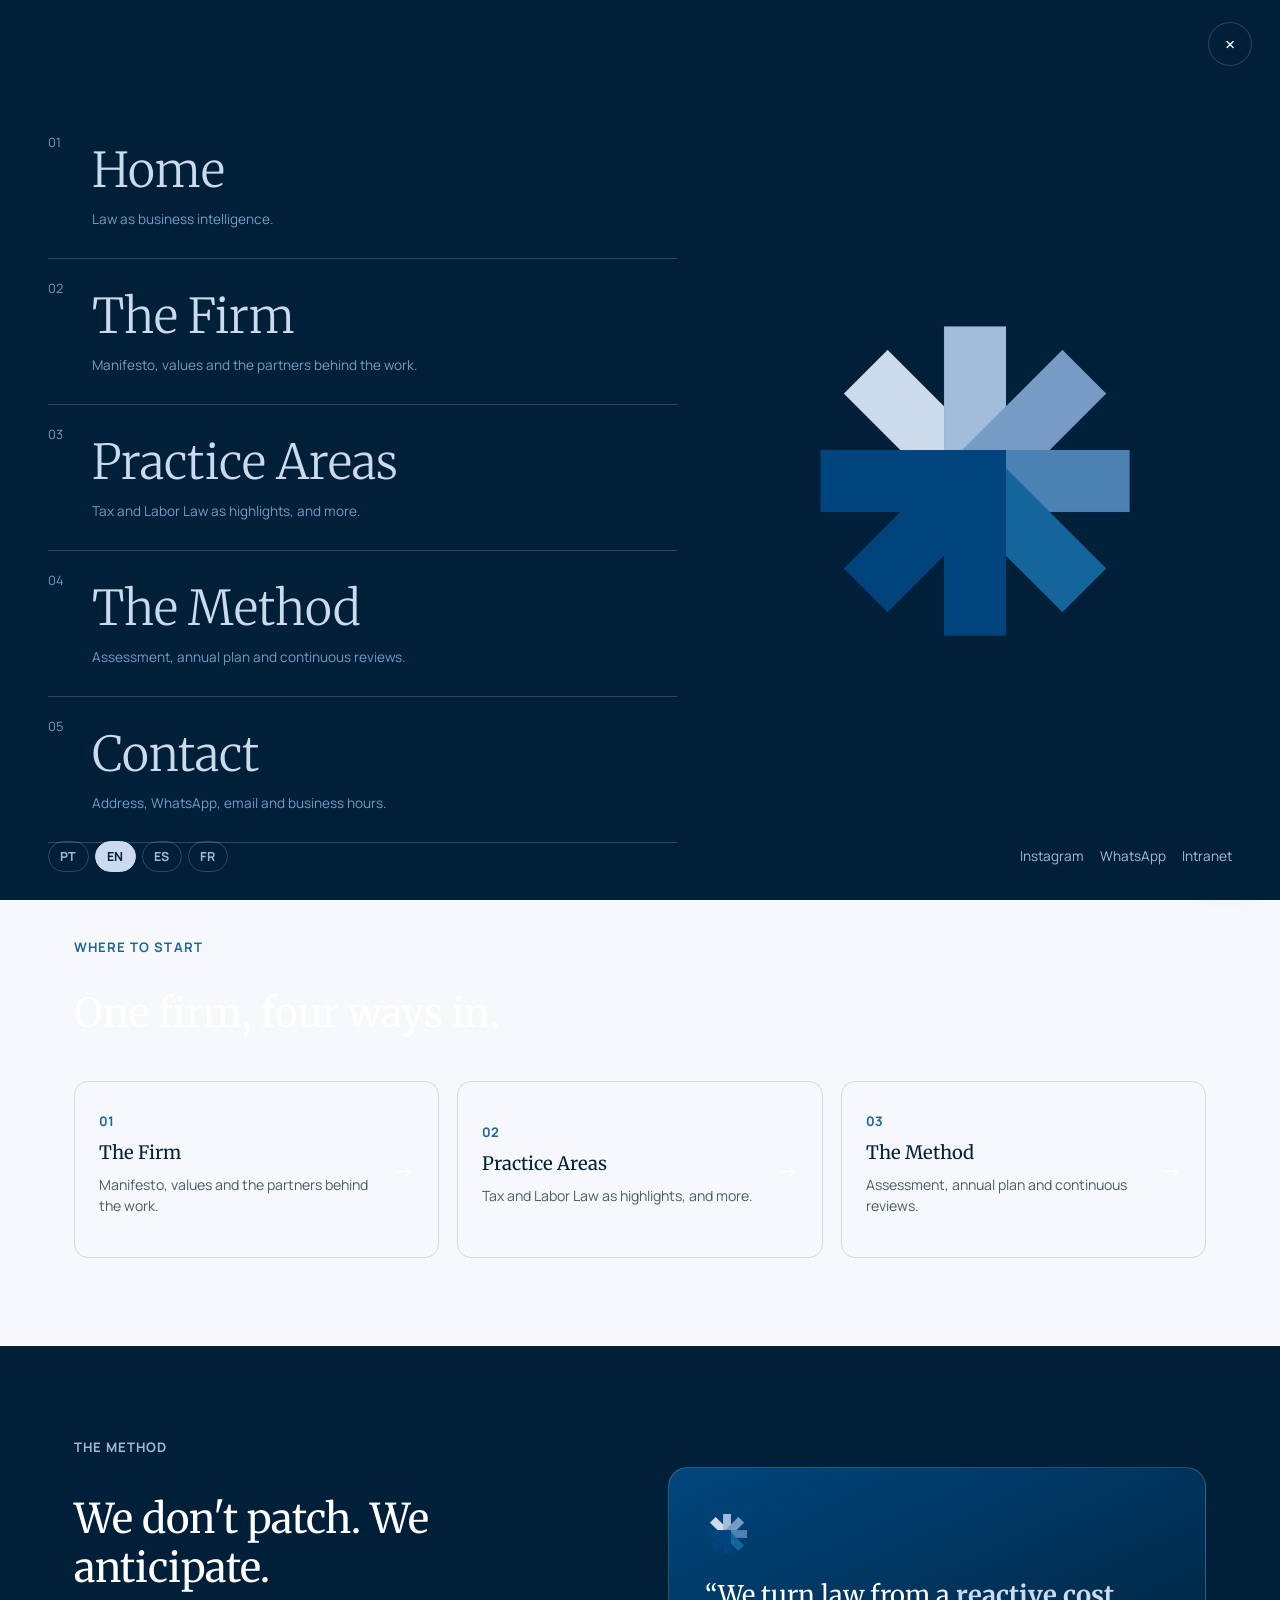
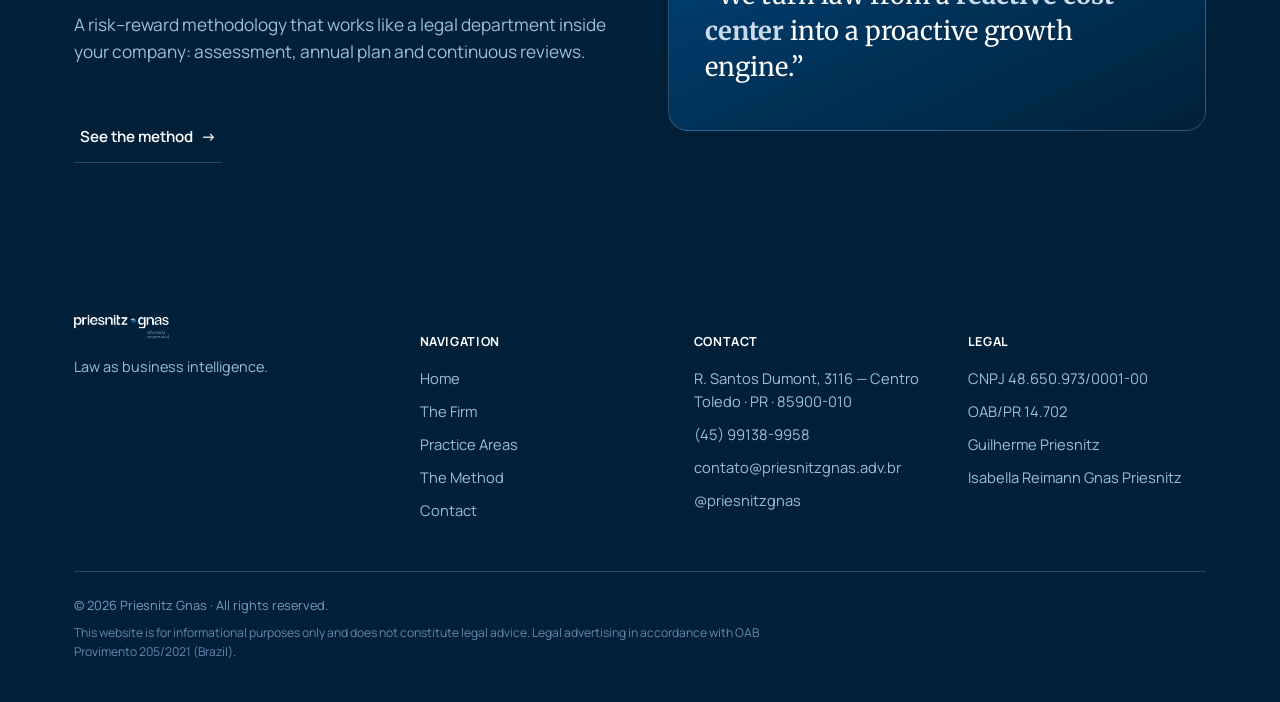
<file: index.html>
<!DOCTYPE html>
<html lang="pt-BR">
<head>
<meta charset="UTF-8">
<meta name="viewport" content="width=device-width, initial-scale=1.0">
<title>Priesnitz Gnas | Advocacia Empresarial</title>
<meta name="description" content="Advocacia como inteligência de negócio. Departamento jurídico estratégico para empresas — Tributário, Trabalhista e Empresarial. Toledo/PR.">
<link rel="canonical" href="https://priesnitzgnas.adv.br/">
<meta name="theme-color" content="#002039">
<meta property="og:type" content="website">
<meta property="og:site_name" content="Priesnitz Gnas | Advocacia Empresarial">
<meta property="og:title" content="Priesnitz Gnas | Advocacia Empresarial">
<meta property="og:description" content="Advocacia como inteligência de negócio. Departamento jurídico estratégico para empresas — Tributário, Trabalhista e Empresarial. Toledo/PR.">
<meta property="og:image" content="https://priesnitzgnas.adv.br/assets/og-image.png">
<meta property="og:url" content="https://priesnitzgnas.adv.br/">
<meta name="twitter:card" content="summary_large_image">
<meta name="twitter:title" content="Priesnitz Gnas | Advocacia Empresarial">
<meta name="twitter:description" content="Advocacia como inteligência de negócio. Departamento jurídico estratégico para empresas.">
<meta name="twitter:image" content="https://priesnitzgnas.adv.br/assets/og-image.png">
<link rel="icon" type="image/png" href="assets/favicon.png">
<link rel="apple-touch-icon" href="assets/favicon.png">
<link rel="preconnect" href="https://fonts.googleapis.com"><link rel="preconnect" href="https://fonts.gstatic.com" crossorigin>
<link href="https://fonts.googleapis.com/css2?family=Manrope:wght@400;500;600;700&family=Merriweather:ital,wght@0,300;0,400;0,700;1,300&display=swap" rel="stylesheet">
<link rel="stylesheet" href="assets/site.css">
</head>
<body data-page="home">

<section class="hero">
  <div class="hero-bg"></div>
  <img class="hero-mark" src="assets/icon-white.png" alt="">
  <div class="wrap">
    <div class="hero-inner">
      <span class="eyebrow" data-i18n="home.eyebrow"></span>
      <h1 data-i18n-html="home.title"></h1>
      <p class="lead" data-i18n="home.lead"></p>
      <div class="hero-cta">
        <button class="btn-wa" id="heroMenu">
          <span class="mk" style="width:18px;height:18px;display:inline-block"><img src="assets/icon-white.png" alt="" style="width:100%"></span>
          <span data-i18n="home.ctaPrimary"></span>
        </button>
        <a class="btn-ghost" href="metodo.html"><span data-i18n="home.ctaSecondary"></span> →</a>
      </div>
    </div>
  </div>
</section>

<section class="band band-light">
  <div class="wrap reveal">
    <div class="sec-head">
      <span class="eyebrow" data-i18n="home.exploreEyebrow"></span>
      <h2 data-i18n="home.exploreTitle"></h2>
    </div>
    <div class="nextlinks" style="grid-template-columns:1fr 1fr 1fr">
      <a class="nextlink" href="escritorio.html" style="border-color:rgba(0,32,57,.14)">
        <div><span class="nl-k" style="color:var(--blue)">01</span><div class="nl-t" style="color:var(--ink)" data-i18n="nav.about"></div><p style="color:#4a5b6b;font-size:.88rem;margin-top:6px" data-i18n="menu.d.about"></p></div>
        <span class="arw">→</span>
      </a>
      <a class="nextlink" href="atuacao.html" style="border-color:rgba(0,32,57,.14)">
        <div><span class="nl-k" style="color:var(--blue)">02</span><div class="nl-t" style="color:var(--ink)" data-i18n="nav.areas"></div><p style="color:#4a5b6b;font-size:.88rem;margin-top:6px" data-i18n="menu.d.areas"></p></div>
        <span class="arw">→</span>
      </a>
      <a class="nextlink" href="metodo.html" style="border-color:rgba(0,32,57,.14)">
        <div><span class="nl-k" style="color:var(--blue)">03</span><div class="nl-t" style="color:var(--ink)" data-i18n="nav.method"></div><p style="color:#4a5b6b;font-size:.88rem;margin-top:6px" data-i18n="menu.d.method"></p></div>
        <span class="arw">→</span>
      </a>
    </div>
  </div>
</section>

<section class="band">
  <div class="wrap reveal">
    <div class="split">
      <div>
        <span class="eyebrow" data-i18n="home.methodEyebrow"></span>
        <h2 class="serif" style="color:#fff;font-weight:400;font-size:clamp(1.7rem,3.2vw,2.6rem);line-height:1.2;margin:18px 0 20px" data-i18n="home.methodTitle"></h2>
        <p class="lead" style="color:var(--sky-2)" data-i18n="home.methodLead"></p>
        <a class="btn-ghost" href="metodo.html" style="margin-top:28px"><span data-i18n="home.ctaSecondary"></span> →</a>
      </div>
      <div class="card-dark">
        <div class="di"></div>
        <h3 data-i18n-html="home.methodQuote"></h3>
      </div>
    </div>
  </div>
</section>

<script>
window.PAGE_I18N={
 pt:{
  "home.eyebrow":"Toledo · Paraná — atuação em 7 estados",
  "home.title":"Advocacia como <em>inteligência de negócio</em>.",
  "home.lead":"Somos o departamento jurídico estratégico que vive o dia a dia da sua empresa — antecipando riscos antes que eles virem obstáculos.",
  "home.ctaPrimary":"Explorar o escritório","home.ctaSecondary":"Conhecer o método",
  "home.exploreEyebrow":"Por onde começar","home.exploreTitle":"Um escritório, quatro portas de entrada.",
  "home.methodEyebrow":"O método","home.methodTitle":"Não remediamos. Nós antecipamos.",
  "home.methodLead":"Uma metodologia de análise de risco-recompensa que funciona como um setor jurídico dentro da sua empresa: diagnóstico, plano anual e revisões contínuas.",
  "home.methodQuote":"“Transformamos o direito de um <b>centro de custo reativo</b> em um motor de crescimento proativo.”"
 },
 en:{
  "home.eyebrow":"Toledo · Paraná — active in 7 states",
  "home.title":"Law as <em>business intelligence</em>.",
  "home.lead":"We are the strategic legal department that lives your company's day to day — anticipating risks before they become obstacles.",
  "home.ctaPrimary":"Explore the firm","home.ctaSecondary":"See the method",
  "home.exploreEyebrow":"Where to start","home.exploreTitle":"One firm, four ways in.",
  "home.methodEyebrow":"The method","home.methodTitle":"We don't patch. We anticipate.",
  "home.methodLead":"A risk–reward methodology that works like a legal department inside your company: assessment, annual plan and continuous reviews.",
  "home.methodQuote":"“We turn law from a <b>reactive cost center</b> into a proactive growth engine.”"
 },
 es:{
  "home.eyebrow":"Toledo · Paraná — actuación en 7 estados",
  "home.title":"Abogacía como <em>inteligencia de negocio</em>.",
  "home.lead":"Somos el departamento jurídico estratégico que vive el día a día de tu empresa — anticipando riesgos antes de que se conviertan en obstáculos.",
  "home.ctaPrimary":"Explorar el despacho","home.ctaSecondary":"Conocer el método",
  "home.exploreEyebrow":"Por dónde empezar","home.exploreTitle":"Un despacho, cuatro puertas de entrada.",
  "home.methodEyebrow":"El método","home.methodTitle":"No remediamos. Anticipamos.",
  "home.methodLead":"Una metodología de análisis riesgo-recompensa que funciona como un departamento jurídico dentro de tu empresa: diagnóstico, plan anual y revisiones continuas.",
  "home.methodQuote":"“Convertimos el derecho de un <b>centro de costo reactivo</b> en un motor de crecimiento proactivo.”"
 },
 fr:{
  "home.eyebrow":"Toledo · Paraná — présent dans 7 États",
  "home.title":"Le droit comme <em>intelligence d'affaires</em>.",
  "home.lead":"Nous sommes le département juridique stratégique qui vit le quotidien de votre entreprise — anticipant les risques avant qu'ils ne deviennent des obstacles.",
  "home.ctaPrimary":"Explorer le cabinet","home.ctaSecondary":"Découvrir la méthode",
  "home.exploreEyebrow":"Par où commencer","home.exploreTitle":"Un cabinet, quatre portes d'entrée.",
  "home.methodEyebrow":"La méthode","home.methodTitle":"Nous ne réparons pas. Nous anticipons.",
  "home.methodLead":"Une méthodologie d'analyse risque-bénéfice qui fonctionne comme un département juridique au sein de votre entreprise : diagnostic, plan annuel et revues continues.",
  "home.methodQuote":"« Nous transformons le droit d'un <b>centre de coûts réactif</b> en un moteur de croissance proactif. »"
 }
};
</script>
<script src="assets/site.js"></script>
<script>
// hero button opens the same overlay menu
document.addEventListener('DOMContentLoaded',function(){
  var hm=document.getElementById('heroMenu');
  if(hm)hm.addEventListener('click',function(){document.getElementById('menuTrigger').click();});
});
</script>
</body>
</html>
</file>
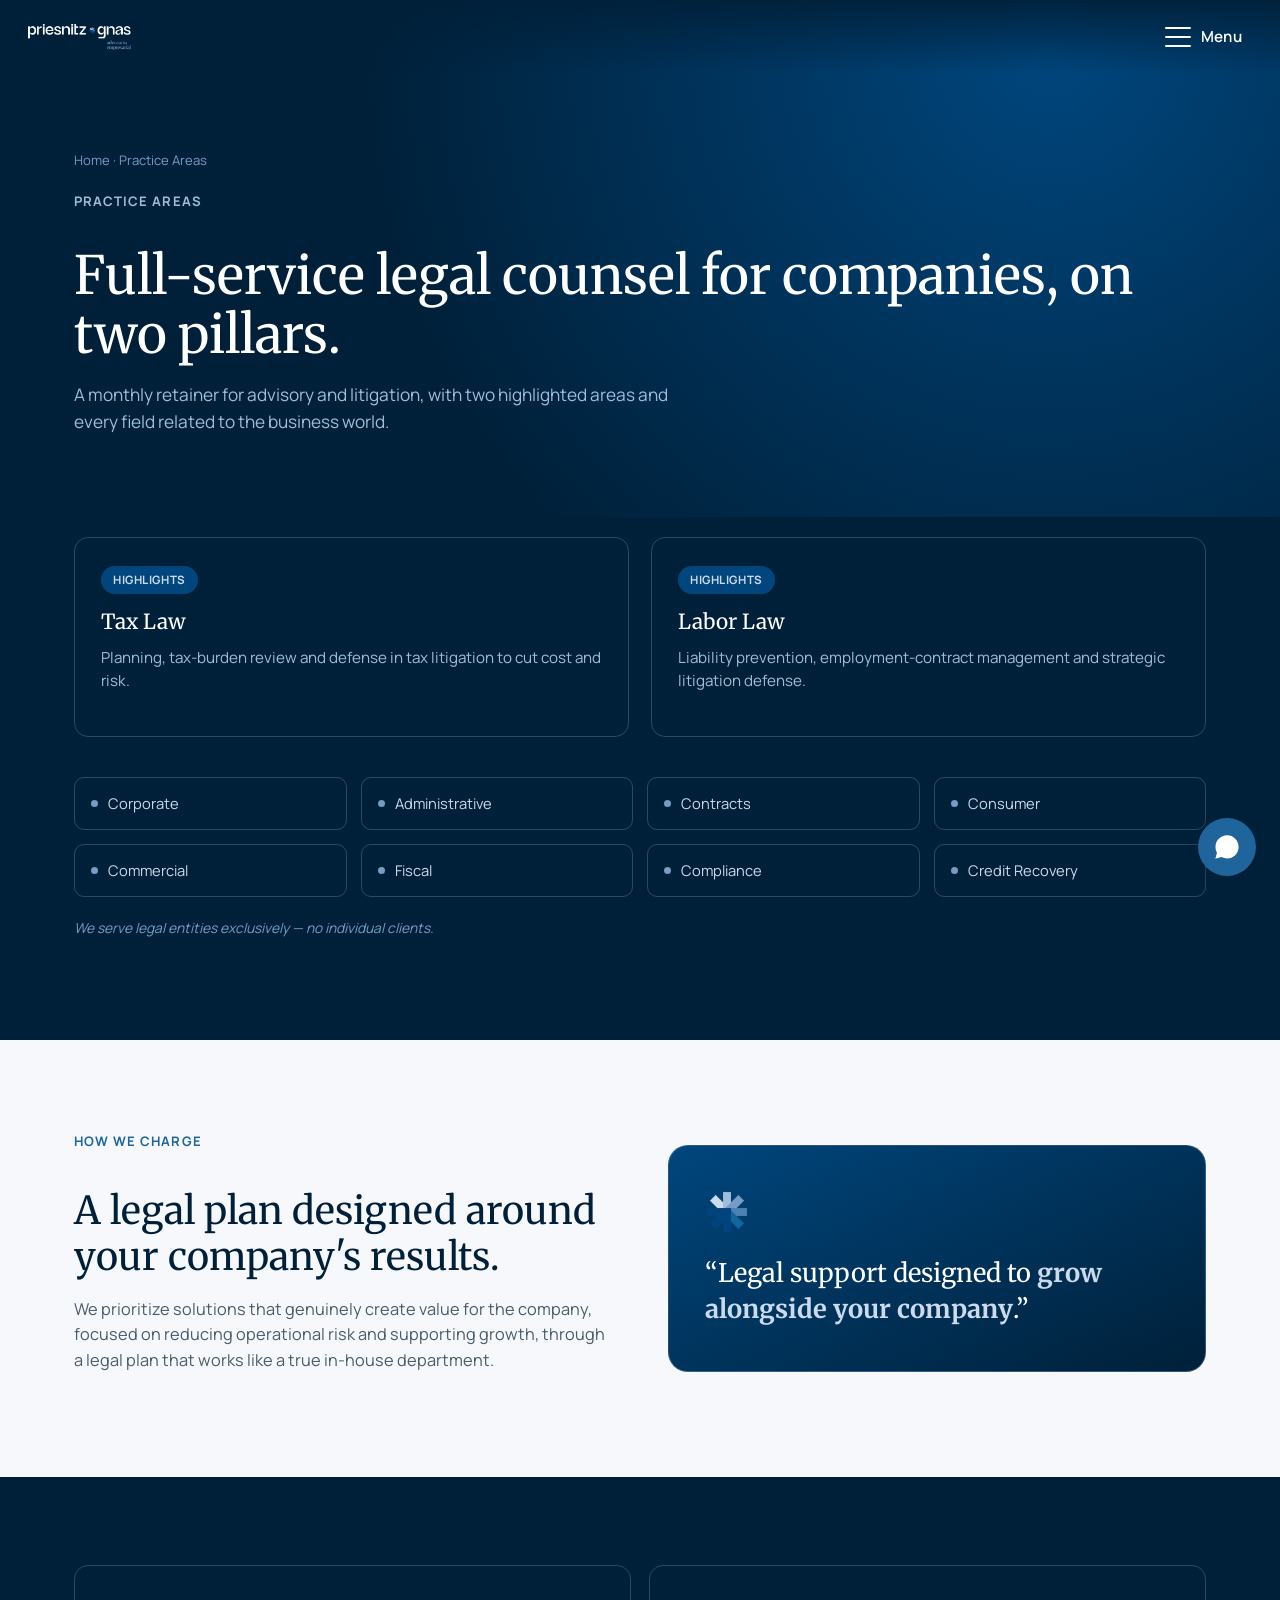
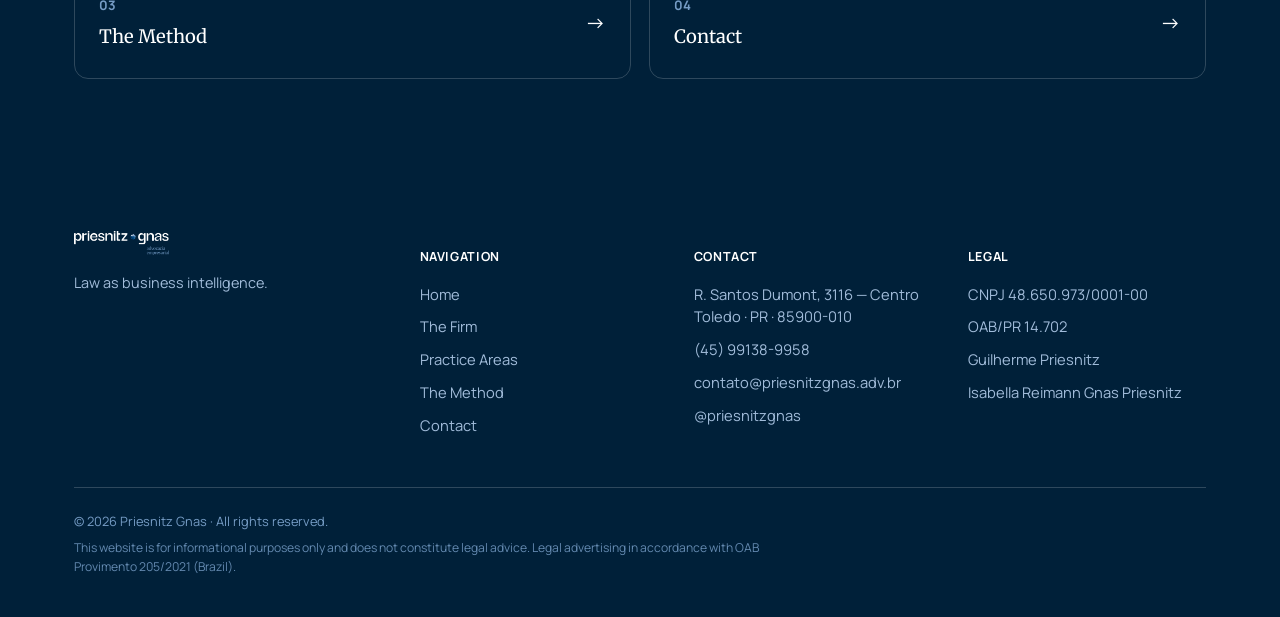
<file: atuacao.html>
<!DOCTYPE html>
<html lang="pt-BR">
<head>
<meta charset="UTF-8">
<meta name="viewport" content="width=device-width, initial-scale=1.0">
<title>Áreas de Atuação | Priesnitz Gnas</title>
<meta name="description" content="Full service jurídico para empresas: Direito Tributário e Trabalhista em destaque, além de Societário, Contratual, Compliance e mais.">
<link rel="canonical" href="https://priesnitzgnas.adv.br/atuacao.html">
<meta name="theme-color" content="#002039">
<meta property="og:type" content="website">
<meta property="og:site_name" content="Priesnitz Gnas | Advocacia Empresarial">
<meta property="og:title" content="Áreas de Atuação | Priesnitz Gnas">
<meta property="og:description" content="Full service jurídico para empresas: Direito Tributário e Trabalhista em destaque, além de Societário, Contratual, Compliance e mais.">
<meta property="og:image" content="https://priesnitzgnas.adv.br/assets/og-image.png">
<meta property="og:url" content="https://priesnitzgnas.adv.br/atuacao.html">
<meta name="twitter:card" content="summary_large_image">
<meta name="twitter:title" content="Áreas de Atuação | Priesnitz Gnas">
<meta name="twitter:description" content="Full service jurídico para empresas: Tributário e Trabalhista em destaque, além de Societário, Contratual, Compliance e mais.">
<meta name="twitter:image" content="https://priesnitzgnas.adv.br/assets/og-image.png">
<link rel="icon" type="image/png" href="assets/favicon.png">
<link rel="apple-touch-icon" href="assets/favicon.png">
<link rel="preconnect" href="https://fonts.googleapis.com"><link rel="preconnect" href="https://fonts.gstatic.com" crossorigin>
<link href="https://fonts.googleapis.com/css2?family=Manrope:wght@400;500;600;700&family=Merriweather:ital,wght@0,300;0,400;0,700;1,300&display=swap" rel="stylesheet">
<link rel="stylesheet" href="assets/site.css">
</head>
<body data-page="areas">

<section class="pagehero">
  <div class="wrap">
    <div class="crumbs"><a href="index.html" data-i18n="nav.home"></a> · <span data-i18n="nav.areas"></span></div>
    <span class="eyebrow" data-i18n="ar.eyebrow"></span>
    <h1 class="serif" style="color:#fff;font-weight:400;font-size:clamp(2.1rem,4.4vw,3.3rem);line-height:1.12;margin-top:16px" data-i18n="ar.title"></h1>
    <p class="lead" data-i18n="ar.lead"></p>
  </div>
</section>

<section class="band" style="padding-top:20px">
  <div class="wrap reveal">
    <div class="flags">
      <div class="flag"><span class="tag" data-i18n="ar.flag"></span><h3 data-i18n="ar.tribT"></h3><p data-i18n="ar.tribD"></p></div>
      <div class="flag"><span class="tag" data-i18n="ar.flag"></span><h3 data-i18n="ar.trabT"></h3><p data-i18n="ar.trabD"></p></div>
    </div>
    <div class="areas-grid">
      <div class="area"><span class="dot"></span><span data-i18n="ar.a1"></span></div>
      <div class="area"><span class="dot"></span><span data-i18n="ar.a2"></span></div>
      <div class="area"><span class="dot"></span><span data-i18n="ar.a3"></span></div>
      <div class="area"><span class="dot"></span><span data-i18n="ar.a4"></span></div>
      <div class="area"><span class="dot"></span><span data-i18n="ar.a5"></span></div>
      <div class="area"><span class="dot"></span><span data-i18n="ar.a6"></span></div>
      <div class="area"><span class="dot"></span><span data-i18n="ar.a7"></span></div>
      <div class="area"><span class="dot"></span><span data-i18n="ar.a8"></span></div>
    </div>
    <p class="note" data-i18n="ar.note"></p>
  </div>
</section>

<section class="band band-light">
  <div class="wrap reveal">
    <div class="split">
      <div>
        <span class="eyebrow" data-i18n="ar.modelEyebrow"></span>
        <h2 class="serif" style="color:var(--ink);font-weight:400;font-size:clamp(1.7rem,3.2vw,2.4rem);line-height:1.2;margin:18px 0 18px" data-i18n="ar.modelTitle"></h2>
        <p style="color:#4a5b6b;font-size:1.02rem" data-i18n="ar.modelBody"></p>
      </div>
      <div class="card-dark"><div class="di"></div><h3 data-i18n-html="ar.modelQuote"></h3></div>
    </div>
  </div>
</section>

<section class="band">
  <div class="wrap reveal">
    <div class="nextlinks">
      <a class="nextlink" href="metodo.html"><div><span class="nl-k">03</span><div class="nl-t" data-i18n="nav.method"></div></div><span class="arw">→</span></a>
      <a class="nextlink" href="contato.html"><div><span class="nl-k">04</span><div class="nl-t" data-i18n="nav.contact"></div></div><span class="arw">→</span></a>
    </div>
  </div>
</section>

<script>
window.PAGE_I18N={
 pt:{
  "ar.eyebrow":"Áreas de atuação","ar.title":"Full service jurídico para empresas, com dois pilares.",
  "ar.lead":"Atendimento mensalista de consultoria e contencioso, com duas áreas em destaque e todas as áreas correlatas ao mundo empresarial.",
  "ar.flag":"Destaques",
  "ar.tribT":"Direito Tributário","ar.tribD":"Planejamento, revisão de carga e defesa em contencioso fiscal para reduzir custo e risco.",
  "ar.trabT":"Direito Trabalhista","ar.trabD":"Prevenção de passivos, gestão de contratos de trabalho e defesa estratégica em litígios.",
  "ar.a1":"Societário","ar.a2":"Administrativo","ar.a3":"Contratual","ar.a4":"Consumidor",
  "ar.a5":"Empresarial","ar.a6":"Fiscal","ar.a7":"Compliance","ar.a8":"Recuperação de Crédito",
  "ar.note":"Atendemos exclusivamente pessoas jurídicas — sem atendimento para pessoas físicas.",
  "ar.modelEyebrow":"Como cobramos","ar.modelTitle":"Um plano jurídico pensado para o resultado da sua empresa.",
  "ar.modelBody":"Priorizamos as soluções que efetivamente geram valor para a empresa, com foco em reduzir o risco operacional e apoiar o crescimento, por meio de um plano jurídico que funciona como um verdadeiro setor interno.",
  "ar.modelQuote":"“Um acompanhamento jurídico pensado para <b>crescer junto com a sua empresa</b>.”"
 },
 en:{
  "ar.eyebrow":"Practice areas","ar.title":"Full-service legal counsel for companies, on two pillars.",
  "ar.lead":"A monthly retainer for advisory and litigation, with two highlighted areas and every field related to the business world.",
  "ar.flag":"Highlights",
  "ar.tribT":"Tax Law","ar.tribD":"Planning, tax-burden review and defense in tax litigation to cut cost and risk.",
  "ar.trabT":"Labor Law","ar.trabD":"Liability prevention, employment-contract management and strategic litigation defense.",
  "ar.a1":"Corporate","ar.a2":"Administrative","ar.a3":"Contracts","ar.a4":"Consumer",
  "ar.a5":"Commercial","ar.a6":"Fiscal","ar.a7":"Compliance","ar.a8":"Credit Recovery",
  "ar.note":"We serve legal entities exclusively — no individual clients.",
  "ar.modelEyebrow":"How we charge","ar.modelTitle":"A legal plan designed around your company's results.",
  "ar.modelBody":"We prioritize solutions that genuinely create value for the company, focused on reducing operational risk and supporting growth, through a legal plan that works like a true in-house department.",
  "ar.modelQuote":"“Legal support designed to <b>grow alongside your company</b>.”"
 },
 es:{
  "ar.eyebrow":"Áreas de actuación","ar.title":"Servicio jurídico integral para empresas, con dos pilares.",
  "ar.lead":"Atención por iguala mensual de consultoría y litigio, con dos áreas destacadas y todas las áreas conexas al mundo empresarial.",
  "ar.flag":"Destacadas",
  "ar.tribT":"Derecho Tributario","ar.tribD":"Planificación, revisión de carga y defensa en contencioso fiscal para reducir costo y riesgo.",
  "ar.trabT":"Derecho Laboral","ar.trabD":"Prevención de pasivos, gestión de contratos laborales y defensa estratégica en litigios.",
  "ar.a1":"Societario","ar.a2":"Administrativo","ar.a3":"Contractual","ar.a4":"Consumidor",
  "ar.a5":"Empresarial","ar.a6":"Fiscal","ar.a7":"Compliance","ar.a8":"Recuperación de Crédito",
  "ar.note":"Atendemos exclusivamente a personas jurídicas — sin atención a personas físicas.",
  "ar.modelEyebrow":"Cómo cobramos","ar.modelTitle":"Un plan jurídico pensado para el resultado de tu empresa.",
  "ar.modelBody":"Priorizamos las soluciones que realmente generan valor para la empresa, con foco en reducir el riesgo operativo y apoyar el crecimiento, mediante un plan jurídico que funciona como un verdadero departamento interno.",
  "ar.modelQuote":"“Un acompañamiento jurídico pensado para <b>crecer junto a tu empresa</b>.”"
 },
 fr:{
  "ar.eyebrow":"Domaines d'intervention","ar.title":"Un service juridique complet pour les entreprises, sur deux piliers.",
  "ar.lead":"Un forfait mensuel de conseil et de contentieux, avec deux domaines en vedette et tous les champs liés au monde des affaires.",
  "ar.flag":"En vedette",
  "ar.tribT":"Droit Fiscal","ar.tribD":"Planification, révision de la charge et défense au contentieux fiscal pour réduire coût et risque.",
  "ar.trabT":"Droit du Travail","ar.trabD":"Prévention du passif, gestion des contrats de travail et défense stratégique en litige.",
  "ar.a1":"Sociétés","ar.a2":"Administratif","ar.a3":"Contrats","ar.a4":"Consommation",
  "ar.a5":"Commercial","ar.a6":"Fiscalité","ar.a7":"Conformité","ar.a8":"Recouvrement de Créances",
  "ar.note":"Nous servons exclusivement des personnes morales — pas de clients particuliers.",
  "ar.modelEyebrow":"Notre facturation","ar.modelTitle":"Un plan juridique pensé pour les résultats de votre entreprise.",
  "ar.modelBody":"Nous privilégions les solutions qui créent réellement de la valeur pour l'entreprise, en visant à réduire le risque opérationnel et à soutenir la croissance, grâce à un plan juridique qui fonctionne comme un véritable département interne.",
  "ar.modelQuote":"« Un accompagnement juridique pensé pour <b>croître aux côtés de votre entreprise</b>. »"
 }
};
</script>
<script src="assets/site.js"></script>
</body>
</html>
</file>
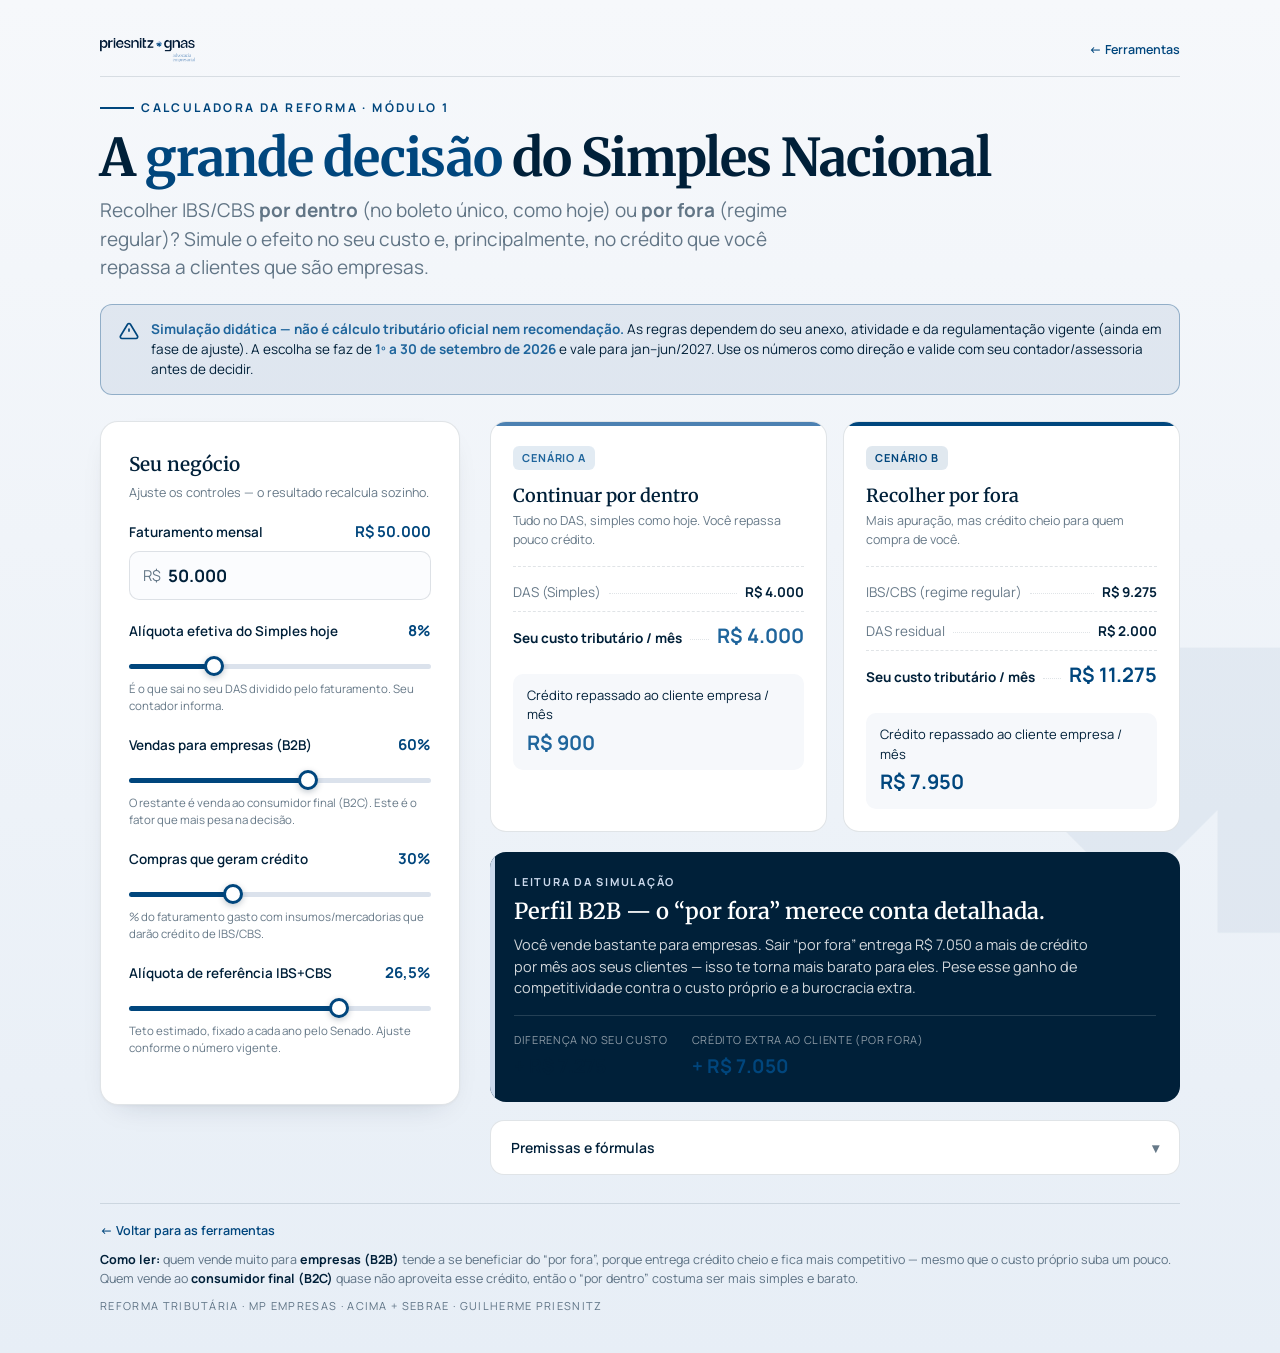
<file: calculadora-reforma.html>
<!DOCTYPE html>
<html lang="pt-BR">
<head>
<meta charset="UTF-8">
<meta name="viewport" content="width=device-width, initial-scale=1.0">
<title>Calculadora da Reforma — A grande decisão do Simples</title>
<meta name="robots" content="noindex, nofollow">
<link rel="preconnect" href="https://fonts.googleapis.com">
<link rel="preconnect" href="https://fonts.gstatic.com" crossorigin>
<link href="https://fonts.googleapis.com/css2?family=Manrope:wght@400;500;600;700&family=Merriweather:ital,wght@0,300;0,400;0,700;1,300&display=swap" rel="stylesheet">
<style>
  :root{
    --ink:#002039;--ink-2:#002039;--paper:#F6F8FB;
    --blue:#00467D;--blue-deep:#002039;
    --green:#4C81B2;--green-deep:#1F659C;
    --red:#002039;--lime:#CCDAED;--gold:#1F659C;
    --display:'Merriweather',Georgia,serif;--body:'Manrope',sans-serif;--mono:'Manrope',sans-serif;
    --line:rgba(0,32,57,.12);--mut:rgba(0,32,57,.6);
  }
  *{margin:0;padding:0;box-sizing:border-box}
  body{font-family:var(--body);background:linear-gradient(180deg,#F6F8FB,#E7EEF6);color:var(--ink);
    min-height:100vh;padding:clamp(16px,3vw,44px);line-height:1.5;-webkit-font-smoothing:antialiased}
  .wrap{max-width:1080px;margin:0 auto;position:relative;z-index:1}
  body::after{content:'';position:fixed;width:300px;height:300px;right:-40px;bottom:-40px;background:url("[data-uri]") no-repeat center/contain;opacity:.05;pointer-events:none;z-index:0}

  header .eyebrow{font-family:var(--mono);font-size:12px;letter-spacing:.2em;text-transform:uppercase;
    font-weight:700;color:var(--blue);display:flex;align-items:center;gap:.6em;margin-bottom:14px}
  header .eyebrow::before{content:"";width:34px;height:2px;background:currentColor}
  h1{font-family:var(--display);font-weight:700;font-size:clamp(28px,4.6vw,52px);line-height:1.02;letter-spacing:-.02em}
  h1 .hl{color:var(--blue)}
  .sub{color:var(--mut);font-size:clamp(15px,1.8vw,19px);margin-top:12px;max-width:60ch}

  .disc{background:rgba(0,70,125,.08);border:1px solid rgba(0,70,125,.35);border-radius:12px;
    padding:14px 18px;margin:22px 0 8px;font-size:13.5px;color:#002039;display:flex;gap:12px}
  .disc b{color:var(--gold)}
  .disc svg{flex-shrink:0;margin-top:2px}

  .grid{display:grid;grid-template-columns:360px 1fr;gap:clamp(18px,2.5vw,30px);margin-top:26px;align-items:start}
  @media (max-width:860px){.grid{grid-template-columns:1fr}}

  .panel{background:#fff;border:1px solid var(--line);border-radius:18px;padding:clamp(18px,2.4vw,28px);
    box-shadow:0 1px 3px rgba(0,32,57,.04),0 12px 30px -18px rgba(0,32,57,.22)}
  .panel h2{font-family:var(--display);font-weight:600;font-size:19px;margin-bottom:6px}
  .panel .ph-note{font-size:12.5px;color:var(--mut);margin-bottom:18px}

  .field{margin-bottom:20px}
  .field label{display:flex;justify-content:space-between;align-items:baseline;font-size:13.5px;font-weight:600;margin-bottom:8px}
  .field label .v{font-family:var(--mono);font-weight:700;color:var(--blue);font-size:15px}
  .field .hint{font-size:11.5px;color:var(--mut);font-weight:400;margin-top:5px;display:block}
  input[type=range]{-webkit-appearance:none;appearance:none;width:100%;height:5px;border-radius:5px;
    background:linear-gradient(90deg,var(--blue) var(--pct,50%),#dbe2ec var(--pct,50%));outline:none}
  input[type=range]::-webkit-slider-thumb{-webkit-appearance:none;width:20px;height:20px;border-radius:50%;
    background:#fff;border:3px solid var(--blue);cursor:pointer;box-shadow:0 2px 6px rgba(0,32,57,.25)}
  input[type=range]::-moz-range-thumb{width:20px;height:20px;border-radius:50%;background:#fff;border:3px solid var(--blue);cursor:pointer}
  .money{position:relative}
  .money span{position:absolute;left:14px;top:50%;transform:translateY(-50%);font-family:var(--mono);color:var(--mut);font-size:15px}
  .money input{width:100%;padding:12px 14px 12px 38px;font-family:var(--mono);font-weight:700;font-size:17px;
    border:1px solid var(--line);border-radius:10px;color:var(--ink);background:#fbfcfe}
  .money input:focus{outline:2px solid var(--blue);border-color:transparent}

  /* resultado */
  .results{display:grid;grid-template-columns:1fr 1fr;gap:16px}
  @media (max-width:520px){.results{grid-template-columns:1fr}}
  .rcard{border-radius:16px;padding:22px;position:relative;overflow:hidden;border:1px solid var(--line);background:#fff}
  .rcard .top{position:absolute;top:0;left:0;width:100%;height:4px}
  .rcard.dentro .top{background:var(--green)}
  .rcard.fora .top{background:var(--blue)}
  .rcard .tag{font-family:var(--mono);font-size:11px;font-weight:700;letter-spacing:.08em;text-transform:uppercase;padding:4px 9px;border-radius:6px;display:inline-block}
  .rcard.dentro .tag{background:rgba(76,129,178,.16);color:var(--green-deep)}
  .rcard.fora .tag{background:rgba(0,70,125,.12);color:var(--blue)}
  .rcard h3{font-family:var(--display);font-weight:600;font-size:18px;margin:12px 0 3px}
  .rcard .desc{font-size:12.5px;color:var(--mut);min-height:34px}
  .ledger{margin-top:16px;border-top:1px dashed var(--line);padding-top:6px}
  .ledger .row{display:flex;align-items:baseline;gap:8px;padding:9px 0;border-bottom:1px dashed var(--line);font-size:13.5px}
  .ledger .row .nm{color:var(--mut)}
  .ledger .row .dots{flex:1;border-bottom:1px dotted var(--line);transform:translateY(-3px)}
  .ledger .row .amt{font-family:var(--mono);font-weight:700}
  .ledger .row.total{border-bottom:none;font-weight:700}
  .ledger .row.total .nm{color:var(--ink);font-weight:700}
  .ledger .row.total .amt{font-size:20px}
  .dentro .total .amt{color:var(--green-deep)}
  .fora .total .amt{color:var(--blue)}
  .credit-line{margin-top:14px;padding:12px 14px;border-radius:10px;background:#f6f8fb;font-size:13px}
  .credit-line .big{font-family:var(--mono);font-weight:700;font-size:20px;display:block;margin-top:3px}
  .dentro .credit-line .big{color:var(--green-deep)}
  .fora .credit-line .big{color:var(--blue)}

  .verdict{margin-top:20px;border-radius:16px;padding:22px 24px;background:var(--ink);color:#fff;position:relative;overflow:hidden}
  .verdict::before{content:"";position:absolute;top:0;left:0;width:5px;height:100%;background:var(--lime)}
  .verdict .vlabel{font-family:var(--mono);font-size:11px;letter-spacing:.16em;text-transform:uppercase;color:var(--lime);font-weight:700}
  .verdict .vtitle{font-family:var(--display);font-weight:600;font-size:22px;margin:8px 0 10px;line-height:1.15}
  .verdict p{font-size:14.5px;color:rgba(255,255,255,.82);max-width:64ch}
  .verdict .metrics{display:flex;flex-wrap:wrap;gap:24px;margin-top:16px;padding-top:16px;border-top:1px solid rgba(255,255,255,.14)}
  .verdict .metrics .m .k{font-family:var(--mono);font-size:11px;letter-spacing:.06em;text-transform:uppercase;color:rgba(255,255,255,.55)}
  .verdict .metrics .m .val{font-family:var(--mono);font-weight:700;font-size:19px;margin-top:3px}
  .up{color:#002039}.down{color:#00467D}

  details.prem{margin-top:18px;background:#fff;border:1px solid var(--line);border-radius:14px;overflow:hidden}
  details.prem summary{cursor:pointer;padding:16px 20px;font-weight:600;font-size:14px;list-style:none;display:flex;justify-content:space-between;align-items:center}
  details.prem summary::-webkit-details-marker{display:none}
  details.prem summary .chev{transition:transform .2s;color:var(--mut)}
  details.prem[open] summary .chev{transform:rotate(180deg)}
  details.prem .body{padding:0 20px 20px;border-top:1px solid var(--line)}
  .prem-grid{display:grid;grid-template-columns:1fr 1fr;gap:18px;margin-top:16px}
  @media (max-width:520px){.prem-grid{grid-template-columns:1fr}}
  .formula{font-family:var(--mono);font-size:12px;background:#002039;color:#CCDAED;padding:14px 16px;border-radius:10px;margin-top:16px;line-height:1.7;overflow-x:auto}
  .formula .c-blue{color:#A1BCDA}.formula .c-green{color:#CCDAED}.formula .c-mut{color:#759CC5}

  footer{margin-top:28px;font-size:12.5px;color:var(--mut);border-top:1px solid var(--line);padding-top:18px}
  footer b{color:var(--ink)}
  .brandline{font-family:var(--mono);font-size:11px;letter-spacing:.12em;text-transform:uppercase;color:var(--mut);margin-top:10px}

  .tnav{display:flex;align-items:center;justify-content:space-between;margin-bottom:22px;padding-bottom:14px;border-bottom:1px solid var(--line)}
  .tnav img{height:24px;display:block}
  .tnav a{font-family:var(--body);font-size:12.5px;color:var(--blue);text-decoration:none;font-weight:600}
  .tnav a:hover{text-decoration:underline}
</style>
</head>
<body>
<div class="wrap">
<div class="tnav"><a href="reforma-tributaria.html"><img src="assets/logo-navy.png" alt="Priesnitz & Gnas"></a><a href="reforma-tributaria.html#ferramentas">← Ferramentas</a></div>
  <header>
    <div class="eyebrow">Calculadora da Reforma · Módulo 1</div>
    <h1>A <span class="hl">grande decisão</span> do Simples Nacional</h1>
    <p class="sub">Recolher IBS/CBS <b>por dentro</b> (no boleto único, como hoje) ou <b>por fora</b> (regime regular)? Simule o efeito no seu custo e, principalmente, no crédito que você repassa a clientes que são empresas.</p>
  </header>

  <div class="disc">
    <svg width="20" height="20" viewBox="0 0 24 24" fill="none" stroke="#00467D" stroke-width="2"><path d="M12 9v4M12 17h.01M10.3 3.9 1.8 18a2 2 0 0 0 1.7 3h17a2 2 0 0 0 1.7-3L13.7 3.9a2 2 0 0 0-3.4 0z"/></svg>
    <div><b>Simulação didática — não é cálculo tributário oficial nem recomendação.</b> As regras dependem do seu anexo, atividade e da regulamentação vigente (ainda em fase de ajuste). A escolha se faz de <b>1º a 30 de setembro de 2026</b> e vale para jan–jun/2027. Use os números como direção e valide com seu contador/assessoria antes de decidir.</div>
  </div>

  <div class="grid">
    <!-- INPUTS -->
    <div class="panel">
      <h2>Seu negócio</h2>
      <div class="ph-note">Ajuste os controles — o resultado recalcula sozinho.</div>

      <div class="field">
        <label>Faturamento mensal <span class="v" id="v-fat">R$ 50.000</span></label>
        <div class="money"><span>R$</span><input type="text" id="fat" inputmode="numeric" value="50.000"></div>
      </div>

      <div class="field">
        <label>Alíquota efetiva do Simples hoje <span class="v" id="v-simples">8,0%</span></label>
        <input type="range" id="simples" min="4" max="19" step="0.5" value="8">
        <span class="hint">É o que sai no seu DAS dividido pelo faturamento. Seu contador informa.</span>
      </div>

      <div class="field">
        <label>Vendas para empresas (B2B) <span class="v" id="v-b2b">60%</span></label>
        <input type="range" id="b2b" min="0" max="100" step="5" value="60">
        <span class="hint">O restante é venda ao consumidor final (B2C). Este é o fator que mais pesa na decisão.</span>
      </div>

      <div class="field">
        <label>Compras que geram crédito <span class="v" id="v-cred">30%</span></label>
        <input type="range" id="cred" min="0" max="90" step="5" value="30">
        <span class="hint">% do faturamento gasto com insumos/mercadorias que darão crédito de IBS/CBS.</span>
      </div>

      <div class="field">
        <label>Alíquota de referência IBS+CBS <span class="v" id="v-ref">26,5%</span></label>
        <input type="range" id="ref" min="18" max="30" step="0.5" value="26.5">
        <span class="hint">Teto estimado, fixado a cada ano pelo Senado. Ajuste conforme o número vigente.</span>
      </div>
    </div>

    <!-- RESULTS -->
    <div>
      <div class="results">
        <div class="rcard dentro">
          <div class="top"></div>
          <span class="tag">Cenário A</span>
          <h3>Continuar por dentro</h3>
          <div class="desc">Tudo no DAS, simples como hoje. Você repassa pouco crédito.</div>
          <div class="ledger">
            <div class="row"><span class="nm">DAS (Simples)</span><span class="dots"></span><span class="amt" id="d-das">—</span></div>
            <div class="row total"><span class="nm">Seu custo tributário / mês</span><span class="dots"></span><span class="amt" id="d-total">—</span></div>
          </div>
          <div class="credit-line">Crédito repassado ao cliente empresa / mês
            <span class="big" id="d-credito">—</span></div>
        </div>

        <div class="rcard fora">
          <div class="top"></div>
          <span class="tag">Cenário B</span>
          <h3>Recolher por fora</h3>
          <div class="desc">Mais apuração, mas crédito cheio para quem compra de você.</div>
          <div class="ledger">
            <div class="row"><span class="nm">IBS/CBS (regime regular)</span><span class="dots"></span><span class="amt" id="f-ibscbs">—</span></div>
            <div class="row"><span class="nm">DAS residual</span><span class="dots"></span><span class="amt" id="f-das">—</span></div>
            <div class="row total"><span class="nm">Seu custo tributário / mês</span><span class="dots"></span><span class="amt" id="f-total">—</span></div>
          </div>
          <div class="credit-line">Crédito repassado ao cliente empresa / mês
            <span class="big" id="f-credito">—</span></div>
        </div>
      </div>

      <div class="verdict">
        <div class="vlabel">Leitura da simulação</div>
        <div class="vtitle" id="v-title">—</div>
        <p id="v-text">—</p>
        <div class="metrics">
          <div class="m"><div class="k">Diferença no seu custo</div><div class="val" id="m-carga">—</div></div>
          <div class="m"><div class="k">Crédito extra ao cliente (por fora)</div><div class="val down" id="m-credito">—</div></div>
        </div>
      </div>

      <details class="prem">
        <summary>Premissas e fórmulas <span class="chev">▾</span></summary>
        <div class="body">
          <p style="font-size:13px;color:var(--mut);margin-top:14px">Estes parâmetros e cálculos estão à mostra de propósito. Guilherme, ajuste os defaults conforme a regra do anexo/atividade — a lógica é conservadora e simplificada.</p>
          <div class="prem-grid">
            <div class="field" style="margin:0">
              <label>Crédito repassável no “por dentro” <span class="v" id="v-cd">3%</span></label>
              <input type="range" id="cd" min="0" max="12" step="0.5" value="3">
              <span class="hint">% da venda que o optante do Simples consegue transferir como crédito (limitado). Depende do anexo.</span>
            </div>
            <div class="field" style="margin:0">
              <label>DAS residual (por fora) <span class="v" id="v-sres">50%</span></label>
              <input type="range" id="sres" min="0" max="100" step="5" value="50">
              <span class="hint">Quanto do seu DAS atual permanece quando o IBS/CBS sai do boleto único (IRPJ, CSLL, CPP etc.).</span>
            </div>
          </div>
          <div class="formula">
            <span class="c-mut"># Por dentro</span><br>
            custo = faturamento × <span class="c-green">alíq_simples</span><br>
            crédito_cliente = faturamento × <span class="c-green">%B2B</span> × <span class="c-green">créd_repassável</span><br><br>
            <span class="c-mut"># Por fora</span><br>
            ibs_cbs = <span class="c-blue">alíq_ref</span> × faturamento × (1 − <span class="c-blue">%compras_creditáveis</span>)<br>
            das_residual = faturamento × <span class="c-green">alíq_simples</span> × <span class="c-blue">%das_residual</span><br>
            custo = ibs_cbs + das_residual<br>
            crédito_cliente = <span class="c-blue">alíq_ref</span> × faturamento × <span class="c-blue">%B2B</span>
          </div>
        </div>
      </details>
    </div>
  </div>

  <footer>
  <p style="margin:0 0 10px"><a href="reforma-tributaria.html#ferramentas" style="color:var(--blue);font-weight:600;text-decoration:none;font-size:12.5px">← Voltar para as ferramentas</a></p>
  
    <b>Como ler:</b> quem vende muito para <b>empresas (B2B)</b> tende a se beneficiar do “por fora”, porque entrega crédito cheio e fica mais competitivo — mesmo que o custo próprio suba um pouco. Quem vende ao <b>consumidor final (B2C)</b> quase não aproveita esse crédito, então o “por dentro” costuma ser mais simples e barato.
    <div class="brandline">Reforma Tributária · MP Empresas · ACIMA + Sebrae · Guilherme Priesnitz</div>
  </footer>
</div>

<script>
(function(){
  var brl=new Intl.NumberFormat('pt-BR',{style:'currency',currency:'BRL',maximumFractionDigits:0});
  var pct=function(n){return n.toLocaleString('pt-BR',{maximumFractionDigits:1})+'%'};
  var $=function(id){return document.getElementById(id)};

  var fatEl=$('fat');
  function parseFat(){var n=parseInt(fatEl.value.replace(/\D/g,''),10);return isNaN(n)?0:n}
  function fmtFatInput(){var n=parseFat();fatEl.value=n?n.toLocaleString('pt-BR'):''}

  var ranges=['simples','b2b','cred','ref','cd','sres'];
  function rangeVal(id){return parseFloat($(id).value)}

  function setTrack(id){var el=$(id);var min=+el.min,max=+el.max,v=+el.value;
    el.style.setProperty('--pct',((v-min)/(max-min)*100)+'%')}

  function calc(){
    var fat=parseFat();
    var s=rangeVal('simples')/100, b2b=rangeVal('b2b')/100, cr=rangeVal('cred')/100,
        ref=rangeVal('ref')/100, cd=rangeVal('cd')/100, sres=rangeVal('sres')/100;

    // por dentro
    var dCusto=fat*s;
    var dCredito=fat*b2b*cd;
    // por fora
    var ibsCbs=ref*fat*(1-cr);
    var dasRes=fat*s*sres;
    var fCusto=ibsCbs+dasRes;
    var fCredito=ref*fat*b2b;

    // labels
    $('v-fat').textContent=brl.format(fat);
    $('v-simples').textContent=pct(rangeVal('simples'));
    $('v-b2b').textContent=Math.round(rangeVal('b2b'))+'%';
    $('v-cred').textContent=Math.round(rangeVal('cred'))+'%';
    $('v-ref').textContent=pct(rangeVal('ref'));
    $('v-cd').textContent=pct(rangeVal('cd'));
    $('v-sres').textContent=Math.round(rangeVal('sres'))+'%';

    $('d-das').textContent=brl.format(dCusto);
    $('d-total').textContent=brl.format(dCusto);
    $('d-credito').textContent=brl.format(dCredito);
    $('f-ibscbs').textContent=brl.format(ibsCbs);
    $('f-das').textContent=brl.format(dasRes);
    $('f-total').textContent=brl.format(fCusto);
    $('f-credito').textContent=brl.format(fCredito);

    // verdict
    var difCarga=fCusto-dCusto;            // >0 = por fora custa mais pra você
    var difCredito=fCredito-dCredito;      // crédito extra que o cliente ganha por fora

    var mCarga=$('m-carga');
    mCarga.textContent=(difCarga>=0?'+ ':'− ')+brl.format(Math.abs(difCarga));
    mCarga.className='val '+(difCarga>0?'up':'down');
    $('m-credito').textContent='+ '+brl.format(Math.max(0,difCredito));

    var title,text;
    var b2bPct=rangeVal('b2b');
    if(b2bPct>=55){
      title='Perfil B2B — o “por fora” merece conta detalhada.';
      text='Você vende bastante para empresas. Sair “por fora” entrega '+brl.format(Math.max(0,difCredito))+' a mais de crédito por mês aos seus clientes — isso te torna mais barato para eles. Pese esse ganho de competitividade contra o custo próprio e a burocracia extra.';
    } else if(b2bPct<=30){
      title='Perfil B2C — o “por dentro” tende a bastar.';
      text='A maior parte das suas vendas é ao consumidor final, que não aproveita crédito. O ganho de sair “por fora” some, e você herda mais apuração. Na dúvida, manter o Simples “por dentro” costuma ser o caminho mais simples e barato.';
    } else {
      title='Perfil misto — a decisão é fina.';
      text='Você tem venda relevante para os dois públicos. O “por fora” dá '+brl.format(Math.max(0,difCredito))+' de crédito extra ao cliente empresa, mas mexe no seu custo em '+(difCarga>=0?'+':'−')+brl.format(Math.abs(difCarga))+'. Leve os dois cenários ao contador com os números reais do seu anexo.';
    }
    $('v-title').textContent=title;
    $('v-text').textContent=text;
  }

  fatEl.addEventListener('input',function(){var pos=fatEl.value.length;fmtFatInput();calc()});
  fatEl.addEventListener('blur',fmtFatInput);
  ranges.forEach(function(id){$(id).addEventListener('input',function(){setTrack(id);calc()});setTrack(id)});
  fmtFatInput();calc();
})();
</script>
</body>
</html>
</file>
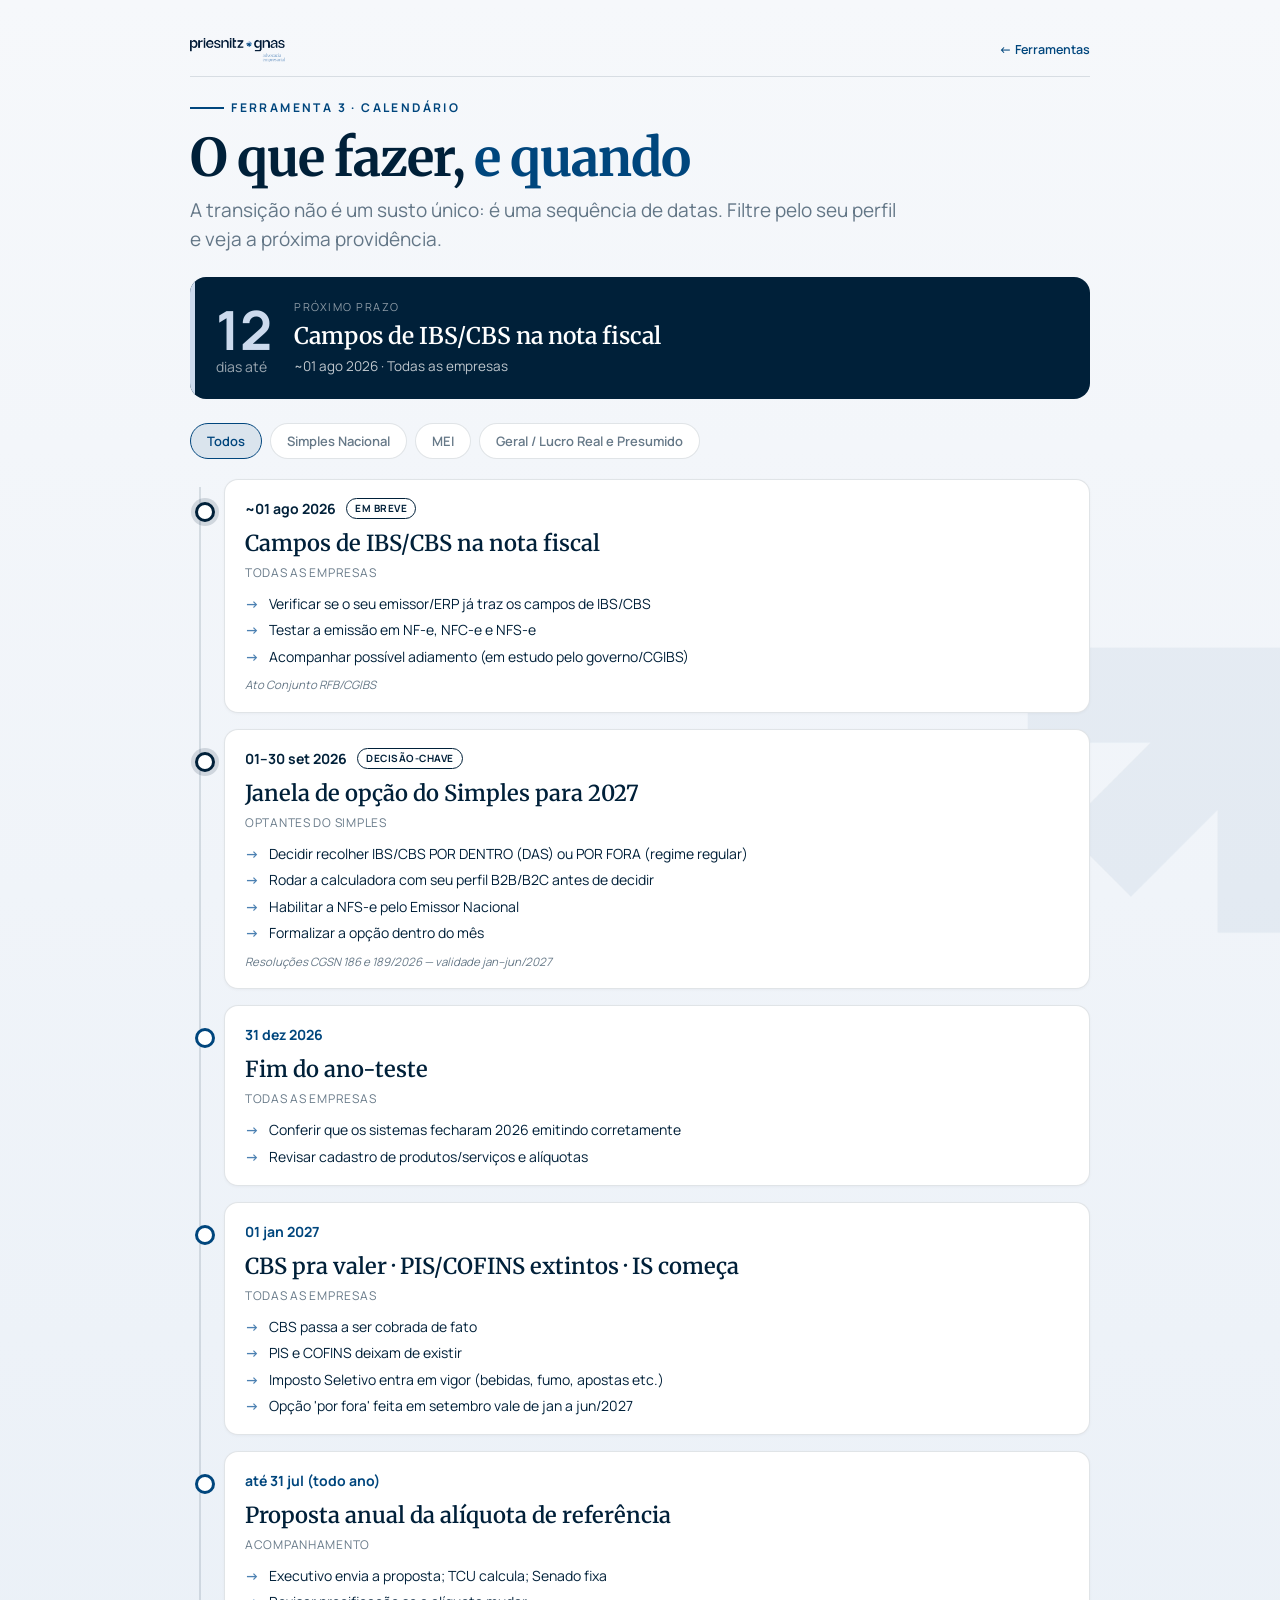
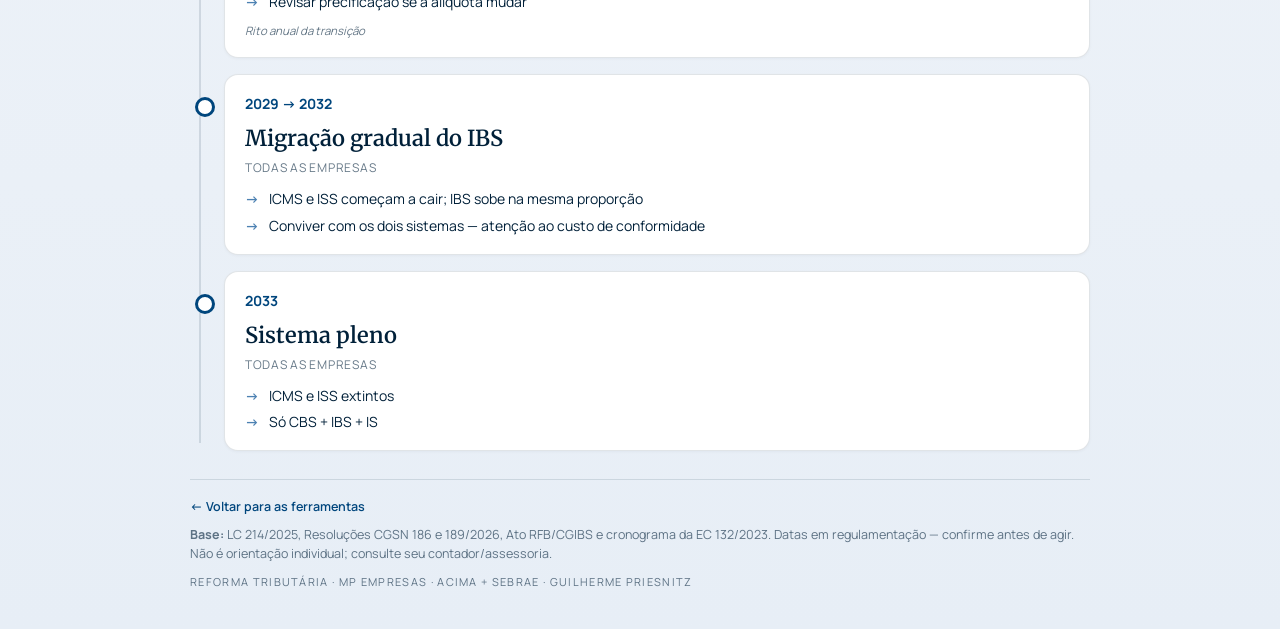
<file: calendario.html>
<!DOCTYPE html>
<html lang="pt-BR">
<head>
<meta charset="UTF-8"><meta name="viewport" content="width=device-width, initial-scale=1.0">
<title>Calendário da Reforma — Prazos e Providências</title>
<meta name="robots" content="noindex, nofollow">
<link rel="preconnect" href="https://fonts.googleapis.com"><link rel="preconnect" href="https://fonts.gstatic.com" crossorigin>
<link href="https://fonts.googleapis.com/css2?family=Manrope:wght@400;500;600;700&family=Merriweather:ital,wght@0,300;0,400;0,700;1,300&display=swap" rel="stylesheet">
<style>
  :root{--ink:#002039;--paper:#F6F8FB;--blue:#00467D;--green:#4C81B2;--green-deep:#1F659C;--red:#002039;--lime:#CCDAED;--gold:#1F659C;
    --line:rgba(0,32,57,.12);--mut:rgba(0,32,57,.6);--display:'Merriweather',Georgia,serif;--body:'Manrope',sans-serif;--mono:'Manrope',sans-serif}
  *{margin:0;padding:0;box-sizing:border-box}
  body{font-family:var(--body);background:linear-gradient(180deg,#F6F8FB,#E7EEF6);color:var(--ink);min-height:100vh;padding:clamp(16px,3vw,44px);line-height:1.5;-webkit-font-smoothing:antialiased}
  body::after{content:'';position:fixed;width:300px;height:300px;right:-40px;bottom:-40px;background:url("[data-uri]") no-repeat center/contain;opacity:.05;pointer-events:none;z-index:0}
  .wrap{max-width:900px;margin:0 auto;position:relative;z-index:1}
  .eyebrow{font-family:var(--mono);font-size:12px;letter-spacing:.2em;text-transform:uppercase;font-weight:700;color:var(--blue);display:flex;align-items:center;gap:.6em;margin-bottom:14px}
  .eyebrow::before{content:"";width:34px;height:2px;background:currentColor}
  h1{font-family:var(--display);font-weight:700;font-size:clamp(28px,4.6vw,52px);line-height:1.02;letter-spacing:-.02em}
  h1 .hl{color:var(--blue)}
  .sub{color:var(--mut);font-size:clamp(15px,1.8vw,19px);margin-top:12px;max-width:60ch}
  .next{margin-top:24px;background:var(--ink);color:#fff;border-radius:16px;padding:22px 26px;display:flex;flex-wrap:wrap;align-items:center;gap:22px;position:relative;overflow:hidden}
  .next::before{content:"";position:absolute;top:0;left:0;width:5px;height:100%;background:var(--lime)}
  .next .cd{font-family:var(--mono);font-weight:700;font-size:clamp(30px,6vw,54px);line-height:1;color:var(--lime)}
  .next .cd small{font-family:var(--body);font-size:14px;font-weight:400;color:rgba(255,255,255,.6);display:block;margin-top:4px}
  .next .info .k{font-family:var(--mono);font-size:11px;letter-spacing:.14em;text-transform:uppercase;color:rgba(255,255,255,.55)}
  .next .info .t{font-family:var(--display);font-weight:600;font-size:clamp(17px,2vw,23px);margin-top:3px}
  .next .info .d{font-size:13.5px;color:rgba(255,255,255,.75);margin-top:3px}
  .chips{display:flex;flex-wrap:wrap;gap:8px;margin:24px 0 20px}
  .chips button{border:1px solid var(--line);background:#fff;border-radius:20px;padding:8px 16px;font-family:var(--body);font-weight:600;font-size:13px;cursor:pointer;color:var(--mut)}
  .chips button.on{border-color:var(--blue);color:var(--blue);background:rgba(0,70,125,.1)}
  .tl{position:relative;padding-left:34px}
  .tl::before{content:"";position:absolute;left:9px;top:8px;bottom:8px;width:2px;background:var(--line)}
  .item{position:relative;margin-bottom:16px;background:#fff;border:1px solid var(--line);border-radius:14px;padding:18px 20px;box-shadow:0 1px 3px rgba(0,32,57,.04)}
  .item::before{content:"";position:absolute;left:-30px;top:22px;width:14px;height:14px;border-radius:50%;background:#fff;border:3px solid var(--blue)}
  .item.past{opacity:.6} .item.past::before{border-color:var(--mut)}
  .item.soon::before{border-color:var(--red);box-shadow:0 0 0 4px rgba(0,32,57,.14)}
  .item .date{font-family:var(--mono);font-weight:700;font-size:14px;color:var(--blue);display:flex;align-items:center;gap:10px;flex-wrap:wrap}
  .item.soon .date{color:var(--red)}
  .item .badge{font-family:var(--mono);font-size:10px;font-weight:700;letter-spacing:.05em;text-transform:uppercase;padding:2px 8px;border-radius:20px;border:1px solid currentColor}
  .item h3{font-family:var(--display);font-weight:600;font-size:clamp(17px,2vw,22px);margin:8px 0 4px}
  .item .who{font-size:12px;color:var(--mut);font-family:var(--mono);text-transform:uppercase;letter-spacing:.06em}
  .item ul{list-style:none;margin-top:12px;display:flex;flex-direction:column;gap:7px}
  .item ul li{display:flex;gap:10px;font-size:14px;line-height:1.4}
  .item ul li::before{content:"→";color:var(--green);font-weight:700;flex-shrink:0}
  .item .law{font-size:11.5px;color:var(--mut);margin-top:10px;font-style:italic}
  footer{margin-top:28px;font-size:12.5px;color:var(--mut);border-top:1px solid var(--line);padding-top:18px}
  .brandline{font-family:var(--mono);font-size:11px;letter-spacing:.12em;text-transform:uppercase;color:var(--mut);margin-top:10px}
  .hidden{display:none}

  .tnav{display:flex;align-items:center;justify-content:space-between;margin-bottom:22px;padding-bottom:14px;border-bottom:1px solid var(--line)}
  .tnav img{height:24px;display:block}
  .tnav a{font-family:var(--body);font-size:12.5px;color:var(--blue);text-decoration:none;font-weight:600}
  .tnav a:hover{text-decoration:underline}
</style>
</head>
<body>
<div class="wrap">
<div class="tnav"><a href="reforma-tributaria.html"><img src="assets/logo-navy.png" alt="Priesnitz & Gnas"></a><a href="reforma-tributaria.html#ferramentas">← Ferramentas</a></div>
  <div class="eyebrow">Ferramenta 3 · Calendário</div>
  <h1>O que fazer, <span class="hl">e quando</span></h1>
  <p class="sub">A transição não é um susto único: é uma sequência de datas. Filtre pelo seu perfil e veja a próxima providência.</p>
  <div class="next" id="next"></div>
  <div class="chips" id="chips">
    <button data-f="all" class="on">Todos</button>
    <button data-f="simples">Simples Nacional</button>
    <button data-f="mei">MEI</button>
    <button data-f="geral">Geral / Lucro Real e Presumido</button>
  </div>
  <div class="tl" id="tl"></div>
  <footer>
  <p style="margin:0 0 10px"><a href="reforma-tributaria.html#ferramentas" style="color:var(--blue);font-weight:600;text-decoration:none;font-size:12.5px">← Voltar para as ferramentas</a></p>
  <b>Base:</b> LC 214/2025, Resoluções CGSN 186 e 189/2026, Ato RFB/CGIBS e cronograma da EC 132/2023. Datas em regulamentação — confirme antes de agir. Não é orientação individual; consulte seu contador/assessoria.
  <div class="brandline">Reforma Tributária · MP Empresas · ACIMA + Sebrae · Guilherme Priesnitz</div></footer>
</div>
<script>
(function(){
  var today=new Date(2026,6,20); // 20/07/2026 (ajuste na véspera)
  var events=[
    {date:new Date(2026,7,1), label:"~01 ago 2026", title:"Campos de IBS/CBS na nota fiscal", tags:["geral","simples"], who:"Todas as empresas",
      todo:["Verificar se o seu emissor/ERP já traz os campos de IBS/CBS","Testar a emissão em NF-e, NFC-e e NFS-e","Acompanhar possível adiamento (em estudo pelo governo/CGIBS)"], law:"Ato Conjunto RFB/CGIBS"},
    {date:new Date(2026,8,1), label:"01–30 set 2026", title:"Janela de opção do Simples para 2027", tags:["simples","mei"], who:"Optantes do Simples", hot:true,
      todo:["Decidir recolher IBS/CBS POR DENTRO (DAS) ou POR FORA (regime regular)","Rodar a calculadora com seu perfil B2B/B2C antes de decidir","Habilitar a NFS-e pelo Emissor Nacional","Formalizar a opção dentro do mês"], law:"Resoluções CGSN 186 e 189/2026 — validade jan–jun/2027"},
    {date:new Date(2026,11,31), label:"31 dez 2026", title:"Fim do ano-teste", tags:["geral","simples","mei"], who:"Todas as empresas",
      todo:["Conferir que os sistemas fecharam 2026 emitindo corretamente","Revisar cadastro de produtos/serviços e alíquotas"], law:""},
    {date:new Date(2027,0,1), label:"01 jan 2027", title:"CBS pra valer · PIS/COFINS extintos · IS começa", tags:["geral","simples"], who:"Todas as empresas",
      todo:["CBS passa a ser cobrada de fato","PIS e COFINS deixam de existir","Imposto Seletivo entra em vigor (bebidas, fumo, apostas etc.)","Opção 'por fora' feita em setembro vale de jan a jun/2027"], law:""},
    {date:new Date(2027,6,31), label:"até 31 jul (todo ano)", title:"Proposta anual da alíquota de referência", tags:["geral","simples"], who:"Acompanhamento",
      todo:["Executivo envia a proposta; TCU calcula; Senado fixa","Revisar precificação se a alíquota mudar"], law:"Rito anual da transição"},
    {date:new Date(2029,0,1), label:"2029 → 2032", title:"Migração gradual do IBS", tags:["geral","simples"], who:"Todas as empresas",
      todo:["ICMS e ISS começam a cair; IBS sobe na mesma proporção","Conviver com os dois sistemas — atenção ao custo de conformidade"], law:""},
    {date:new Date(2033,0,1), label:"2033", title:"Sistema pleno", tags:["geral","simples","mei"], who:"Todas as empresas",
      todo:["ICMS e ISS extintos","Só CBS + IBS + IS"], law:""}
  ];
  function fmtDiff(d){
    var ms=d-today, days=Math.ceil(ms/86400000);
    if(days<0) return {n:"—",s:"já passou"};
    if(days===0) return {n:"hoje",s:""};
    if(days<45) return {n:days,s:days===1?"dia":"dias"};
    var months=Math.round(days/30); return {n:months,s:months===1?"mês":"meses"};
  }
  var tl=document.getElementById('tl');
  function render(filter){
    tl.innerHTML='';
    events.forEach(function(e){
      if(filter!=='all' && e.tags.indexOf(filter)<0) return;
      var past=e.date<today && !(e.date.getFullYear()>=2029);
      var soon=!past && (e.date-today)/86400000 < 75 && (e.date-today)>=0;
      var div=document.createElement('div'); div.className='item'+(past?' past':'')+(soon?' soon':'');
      var badge = e.hot ? '<span class="badge" style="color:var(--red)">decisão-chave</span>' : (soon?'<span class="badge" style="color:var(--red)">em breve</span>':'');
      div.innerHTML='<div class="date">'+e.label+' '+badge+'</div>'+
        '<h3>'+e.title+'</h3><div class="who">'+e.who+'</div>'+
        '<ul>'+e.todo.map(function(t){return '<li>'+t+'</li>'}).join('')+'</ul>'+
        (e.law?'<div class="law">'+e.law+'</div>':'');
      tl.appendChild(div);
    });
  }
  // próximo prazo
  var future=events.filter(function(e){return e.date>=today}).sort(function(a,b){return a.date-b.date});
  var nx=future[0], nn=document.getElementById('next');
  if(nx){var d=fmtDiff(nx.date);
    nn.innerHTML='<div class="cd">'+d.n+'<small>'+d.s+' até</small></div>'+
      '<div class="info"><div class="k">Próximo prazo</div><div class="t">'+nx.title+'</div><div class="d">'+nx.label+' · '+nx.who+'</div></div>';}
  document.getElementById('chips').addEventListener('click',function(ev){
    if(ev.target.tagName!=='BUTTON')return;
    [].forEach.call(this.children,function(b){b.classList.remove('on')});
    ev.target.classList.add('on'); render(ev.target.getAttribute('data-f'));
  });
  render('all');
})();
</script>
</body>
</html>
</file>
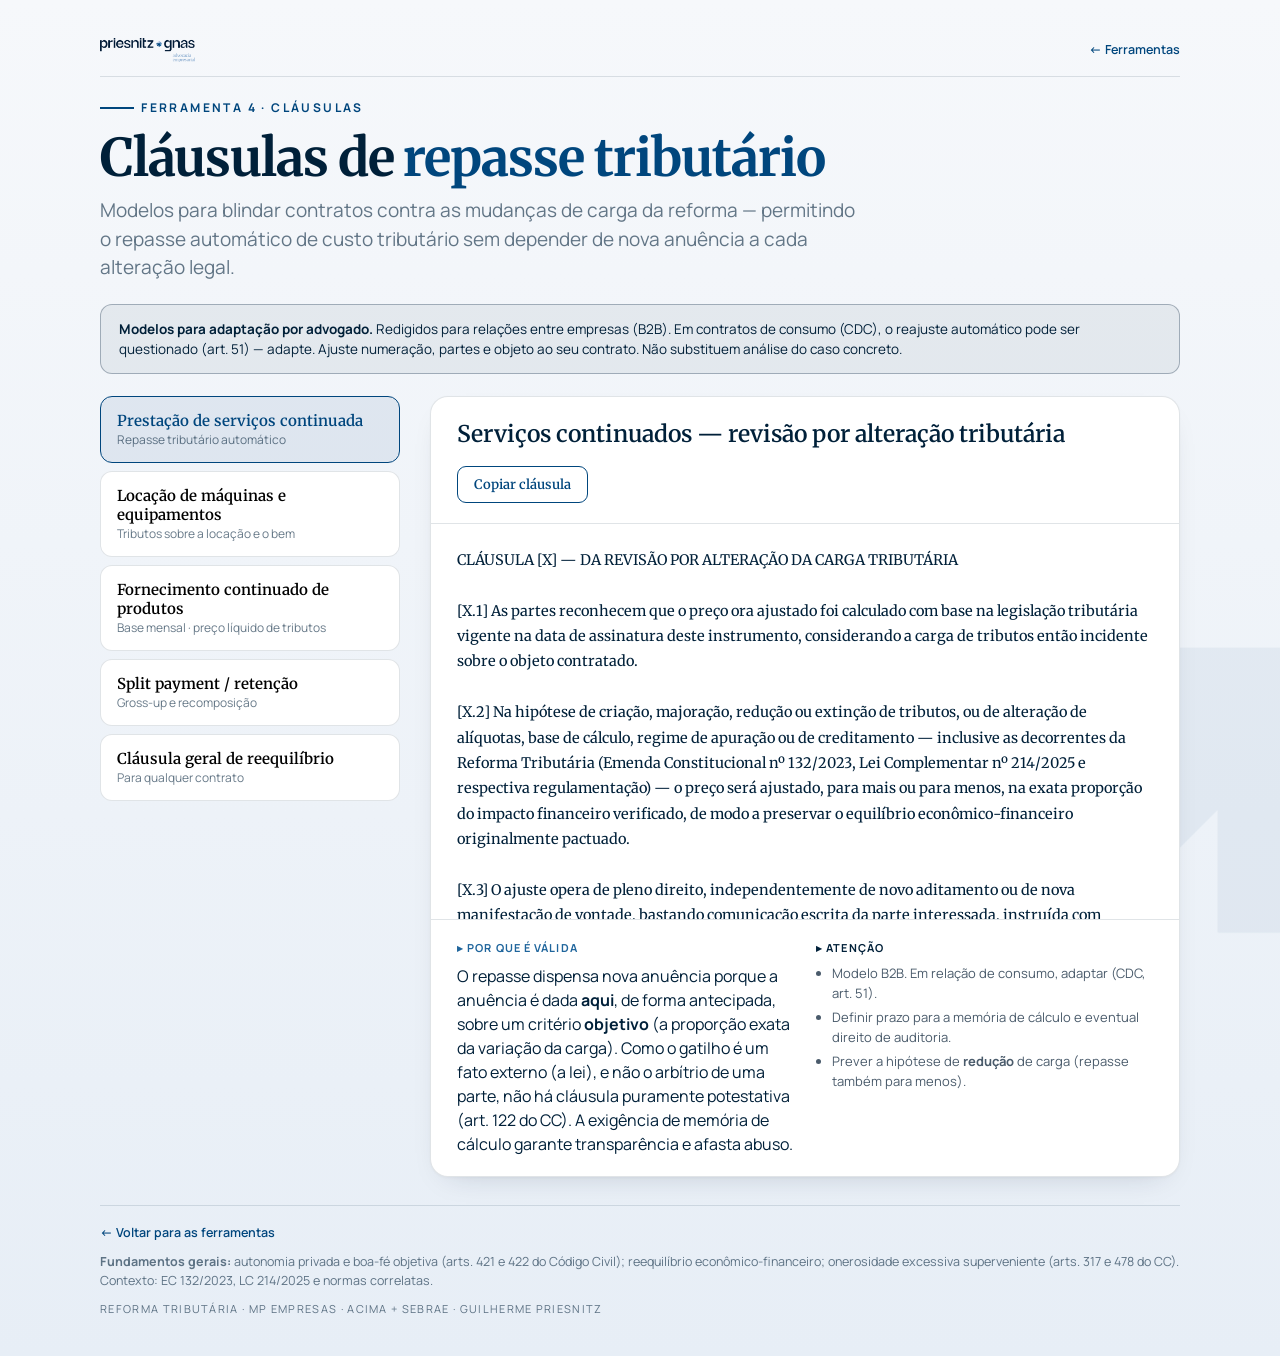
<file: clausulas.html>
<!DOCTYPE html>
<html lang="pt-BR">
<head>
<meta charset="UTF-8"><meta name="viewport" content="width=device-width, initial-scale=1.0">
<title>Cláusulas Contratuais — Reforma Tributária</title>
<meta name="robots" content="noindex, nofollow">
<link rel="preconnect" href="https://fonts.googleapis.com"><link rel="preconnect" href="https://fonts.gstatic.com" crossorigin>
<link href="https://fonts.googleapis.com/css2?family=Manrope:wght@400;500;600;700&family=Merriweather:ital,wght@0,300;0,400;0,700;1,300&display=swap" rel="stylesheet">
<style>
  :root{--ink:#002039;--paper:#F6F8FB;--blue:#00467D;--green:#4C81B2;--green-deep:#1F659C;--red:#002039;--lime:#CCDAED;--gold:#1F659C;
    --line:rgba(0,32,57,.12);--mut:rgba(0,32,57,.6);--display:'Merriweather',Georgia,serif;--body:'Manrope',sans-serif;--mono:'Manrope',sans-serif}
  *{margin:0;padding:0;box-sizing:border-box}
  body{font-family:var(--body);background:linear-gradient(180deg,#F6F8FB,#E7EEF6);color:var(--ink);min-height:100vh;padding:clamp(16px,3vw,44px);line-height:1.5;-webkit-font-smoothing:antialiased}
  body::after{content:'';position:fixed;width:300px;height:300px;right:-40px;bottom:-40px;background:url("[data-uri]") no-repeat center/contain;opacity:.05;pointer-events:none;z-index:0}
  .wrap{max-width:1080px;margin:0 auto;position:relative;z-index:1}
  .eyebrow{font-family:var(--mono);font-size:12px;letter-spacing:.2em;text-transform:uppercase;font-weight:700;color:var(--blue);display:flex;align-items:center;gap:.6em;margin-bottom:14px}
  .eyebrow::before{content:"";width:34px;height:2px;background:currentColor}
  h1{font-family:var(--display);font-weight:700;font-size:clamp(28px,4.6vw,52px);line-height:1.02;letter-spacing:-.02em}
  h1 .hl{color:var(--blue)}
  .sub{color:var(--mut);font-size:clamp(15px,1.8vw,19px);margin-top:12px;max-width:64ch}
  .disc{background:rgba(0,32,57,.06);border:1px solid rgba(0,32,57,.3);border-radius:12px;padding:14px 18px;margin:22px 0 22px;font-size:13.5px;color:#002039}
  .disc b{color:var(--red)}
  .grid{display:grid;grid-template-columns:300px 1fr;gap:clamp(18px,2.5vw,30px);align-items:start}
  @media (max-width:860px){.grid{grid-template-columns:1fr}}
  .menu{display:flex;flex-direction:column;gap:8px}
  .menu button{text-align:left;border:1px solid var(--line);background:#fff;border-radius:12px;padding:14px 16px;cursor:pointer;font-family:var(--body)}
  .menu button .mt{font-family:var(--display);font-weight:600;font-size:15px;display:block}
  .menu button .md{font-size:12px;color:var(--mut);margin-top:2px}
  .menu button.on{border-color:var(--blue);background:rgba(0,70,125,.08)}
  .menu button.on .mt{color:var(--blue)}
  .doc{background:#fff;border:1px solid var(--line);border-radius:18px;overflow:hidden;box-shadow:0 1px 3px rgba(0,32,57,.04),0 12px 30px -18px rgba(0,32,57,.22)}
  .doc .head{padding:20px 26px;border-bottom:1px solid var(--line);display:flex;justify-content:space-between;align-items:center;gap:14px;flex-wrap:wrap}
  .doc .head h2{font-family:var(--display);font-weight:600;font-size:clamp(17px,2vw,23px)}
  .copy{border:1px solid var(--blue);color:var(--blue);background:transparent;border-radius:9px;padding:9px 16px;font-family:var(--display);font-weight:600;font-size:13px;cursor:pointer;white-space:nowrap}
  .copy:hover{background:rgba(0,70,125,.1)} .copy.done{background:var(--green);color:#fff;border-color:var(--green)}
  .clause{padding:24px 26px;font-family:'Merriweather',Georgia,serif;font-size:14.5px;line-height:1.75;white-space:pre-wrap;color:#002039;border-bottom:1px solid var(--line);max-height:44vh;overflow:auto}
  .clause b{font-weight:700}
  .meta{padding:20px 26px;display:grid;grid-template-columns:1fr 1fr;gap:22px}
  @media (max-width:640px){.meta{grid-template-columns:1fr}}
  .meta .box .k{font-family:var(--mono);font-size:11px;letter-spacing:.1em;text-transform:uppercase;font-weight:700;margin-bottom:8px;display:flex;align-items:center;gap:8px}
  .meta .fund .k{color:var(--green-deep)} .meta .warn .k{color:var(--red)}
  .meta .box p{font-size:13px;color:#4a5b6b;line-height:1.5} .meta .box ul{margin:4px 0 0 0;padding-left:16px;font-size:13px;color:#4a5b6b}
  .meta .box li{margin-bottom:5px}
  footer{margin-top:28px;font-size:12.5px;color:var(--mut);border-top:1px solid var(--line);padding-top:18px}
  .brandline{font-family:var(--mono);font-size:11px;letter-spacing:.12em;text-transform:uppercase;color:var(--mut);margin-top:10px}

  .tnav{display:flex;align-items:center;justify-content:space-between;margin-bottom:22px;padding-bottom:14px;border-bottom:1px solid var(--line)}
  .tnav img{height:24px;display:block}
  .tnav a{font-family:var(--body);font-size:12.5px;color:var(--blue);text-decoration:none;font-weight:600}
  .tnav a:hover{text-decoration:underline}
</style>
</head>
<body>
<div class="wrap">
<div class="tnav"><a href="reforma-tributaria.html"><img src="assets/logo-navy.png" alt="Priesnitz & Gnas"></a><a href="reforma-tributaria.html#ferramentas">← Ferramentas</a></div>
  <div class="eyebrow">Ferramenta 4 · Cláusulas</div>
  <h1>Cláusulas de <span class="hl">repasse tributário</span></h1>
  <p class="sub">Modelos para blindar contratos contra as mudanças de carga da reforma — permitindo o repasse automático de custo tributário sem depender de nova anuência a cada alteração legal.</p>
  <div class="disc"><b>Modelos para adaptação por advogado.</b> Redigidos para relações entre empresas (B2B). Em contratos de consumo (CDC), o reajuste automático pode ser questionado (art. 51) — adapte. Ajuste numeração, partes e objeto ao seu contrato. Não substituem análise do caso concreto.</div>

  <div class="grid">
    <div class="menu" id="menu"></div>
    <div class="doc">
      <div class="head"><h2 id="d-title">—</h2><button class="copy" id="copy">Copiar cláusula</button></div>
      <div class="clause" id="d-clause">—</div>
      <div class="meta">
        <div class="box fund"><div class="k">▸ Por que é válida</div><div id="d-fund"></div></div>
        <div class="box warn"><div class="k">▸ Atenção</div><div id="d-warn"></div></div>
      </div>
    </div>
  </div>
  <footer>
  <p style="margin:0 0 10px"><a href="reforma-tributaria.html#ferramentas" style="color:var(--blue);font-weight:600;text-decoration:none;font-size:12.5px">← Voltar para as ferramentas</a></p>
  <b>Fundamentos gerais:</b> autonomia privada e boa-fé objetiva (arts. 421 e 422 do Código Civil); reequilíbrio econômico-financeiro; onerosidade excessiva superveniente (arts. 317 e 478 do CC). Contexto: EC 132/2023, LC 214/2025 e normas correlatas.
  <div class="brandline">Reforma Tributária · MP Empresas · ACIMA + Sebrae · Guilherme Priesnitz</div></footer>
</div>
<script>
(function(){
  var data=[
   {id:'serv', mt:'Prestação de serviços continuada', md:'Repasse tributário automático',
    title:'Serviços continuados — revisão por alteração tributária',
    clause:
`CLÁUSULA [X] — DA REVISÃO POR ALTERAÇÃO DA CARGA TRIBUTÁRIA

[X.1] As partes reconhecem que o preço ora ajustado foi calculado com base na legislação tributária vigente na data de assinatura deste instrumento, considerando a carga de tributos então incidente sobre o objeto contratado.

[X.2] Na hipótese de criação, majoração, redução ou extinção de tributos, ou de alteração de alíquotas, base de cálculo, regime de apuração ou de creditamento — inclusive as decorrentes da Reforma Tributária (Emenda Constitucional nº 132/2023, Lei Complementar nº 214/2025 e respectiva regulamentação) — o preço será ajustado, para mais ou para menos, na exata proporção do impacto financeiro verificado, de modo a preservar o equilíbrio econômico-financeiro originalmente pactuado.

[X.3] O ajuste opera de pleno direito, independentemente de novo aditamento ou de nova manifestação de vontade, bastando comunicação escrita da parte interessada, instruída com memória de cálculo que demonstre, de forma objetiva, a variação da carga tributária e o novo valor, produzindo efeitos a partir da competência em que a alteração legal passar a vigorar.

[X.4] A anuência das partes ao critério objetivo de revisão aqui estabelecido é manifestada neste ato, em caráter prévio, não constituindo o ajuste automático alteração unilateral de preço, mas mera aplicação da fórmula de reequilíbrio livremente convencionada.`,
    fund:'O repasse dispensa nova anuência porque a anuência é dada <b>aqui</b>, de forma antecipada, sobre um critério <b>objetivo</b> (a proporção exata da variação da carga). Como o gatilho é um fato externo (a lei), e não o arbítrio de uma parte, não há cláusula puramente potestativa (art. 122 do CC). A exigência de memória de cálculo garante transparência e afasta abuso.',
    warn:['Modelo B2B. Em relação de consumo, adaptar (CDC, art. 51).','Definir prazo para a memória de cálculo e eventual direito de auditoria.','Prever a hipótese de <b>redução</b> de carga (repasse também para menos).']},

   {id:'loc', mt:'Locação de máquinas e equipamentos', md:'Tributos sobre a locação e o bem',
    title:'Locação de equipamentos — repasse de tributos',
    clause:
`CLÁUSULA [X] — DOS TRIBUTOS E DO REEQUILÍBRIO

[X.1] O valor da locação foi fixado líquido dos tributos incidentes sobre a operação na data deste contrato. Os tributos serão destacados e cobrados por fora, na forma da legislação aplicável.

[X.2] Sobrevindo alteração legislativa que institua, majore, reduza ou extinga tributos incidentes sobre a locação, sobre a receita da LOCADORA ou sobre a manutenção e disponibilização do bem — notadamente as decorrentes da Reforma Tributária (EC nº 132/2023 e LC nº 214/2025) — o valor mensal será automaticamente recomposto na proporção do respectivo impacto, a partir da competência de vigência da alteração.

[X.3] A recomposição independe de aditamento, bastando notificação escrita com a demonstração do cálculo, ficando desde já anuída pelas partes como condição objetiva do ajuste, para preservação do equilíbrio econômico-financeiro.

[X.4] Fica assegurado à LOCATÁRIA o direito de, no prazo de [15] dias da notificação, denunciar o contrato sem multa caso não concorde com a recomposição, hipótese em que o bem será restituído nas condições da Cláusula [Y].`,
    fund:'Combina consentimento prévio ao critério objetivo (validade do repasse) com um <b>direito de denúncia</b> em caso de discordância — o que reforça a licitude, pois preserva a liberdade da contraparte e afasta alegação de onerosidade imposta.',
    warn:['Ajustar o prazo de denúncia e as condições de devolução do bem.','Prever responsabilidade por tributos sobre o próprio bem (ex.: IPVA de máquinas licenciadas).']},

   {id:'forn', mt:'Fornecimento continuado de produtos', md:'Base mensal · preço líquido de tributos',
    title:'Fornecimento continuado — preço líquido e reajuste tributário',
    clause:
`CLÁUSULA [X] — DA FORMAÇÃO DO PREÇO E DO AJUSTE TRIBUTÁRIO

[X.1] Os preços constantes da tabela anexa são líquidos de tributos, aos quais serão acrescidos, por fora e com destaque em documento fiscal, o IBS, a CBS e, quando cabível, o Imposto Seletivo, nas alíquotas vigentes em cada competência.

[X.2] Qualquer alteração de alíquota, base de cálculo, regime de creditamento ou instituição de novo tributo aplicável ao objeto será refletida automaticamente no valor faturado, a partir da data de sua vigência, independentemente de repactuação formal.

[X.3] Havendo aumento de custo tributário que não configure mero destaque repassável ao adquirente (por exemplo, perda de crédito na cadeia), o preço-base líquido será revisto na proporção comprovada do impacto, mediante notificação com memória de cálculo, assegurado o reequilíbrio econômico-financeiro.

[X.4] As partes declaram ciência de que, no regime não cumulativo, o adquirente contribuinte poderá se apropriar do crédito correspondente ao imposto destacado, nos termos da legislação.`,
    fund:'Separa dois planos: o <b>destaque “por fora”</b> (mero repasse, automático) e a <b>revisão do preço-base</b> (para impactos que o destaque não cobre, como perda de crédito). Isso dá previsibilidade e evita discussão sobre o que é ou não repassável.',
    warn:['Deixar claro na tabela que os preços são líquidos de tributos.','Mapear se o comprador aproveita crédito (B2B) — isso muda a percepção de preço.']},

   {id:'split', mt:'Split payment / retenção', md:'Gross-up e recomposição',
    title:'Split payment — repartição e recomposição',
    clause:
`CLÁUSULA [X] — DO RECOLHIMENTO NA LIQUIDAÇÃO (SPLIT PAYMENT)

[X.1] As partes reconhecem que o IBS e a CBS incidentes poderão ser retidos e recolhidos diretamente ao ente competente no momento da liquidação financeira do pagamento (split payment), nos termos dos arts. 31 a 35 da LC nº 214/2025 e da regulamentação bancária aplicável.

[X.2] Os valores contratados são líquidos para o FORNECEDOR quanto aos tributos objeto de retenção, de modo que eventual recolhimento por split payment não reduzirá a contraprestação a que faz jus, cabendo ao ADQUIRENTE assegurar o pagamento do valor cheio, com o imposto destacado.

[X.3] Verificada retenção em montante superior ao efetivamente devido, o FORNECEDOR fará jus à recomposição ou ao aproveitamento do saldo, na forma da legislação, comprometendo-se as partes a colaborar para a correta apuração e restituição.`,
    fund:'Antecipa o efeito do split payment no fluxo financeiro e aloca claramente o risco: o preço é <b>líquido</b> para o fornecedor, e o adquirente assegura o valor cheio com destaque. Evita que a retenção “na hora” seja lida como desconto de preço.',
    warn:['Alinhar com a mecânica bancária de split que vier a ser regulamentada.','Definir prazos e responsabilidade pela restituição de retenção a maior.']},

   {id:'geral', mt:'Cláusula geral de reequilíbrio', md:'Para qualquer contrato',
    title:'Cláusula geral — reequilíbrio por alteração legislativa',
    clause:
`CLÁUSULA [X] — DO REEQUILÍBRIO ECONÔMICO-FINANCEIRO

[X.1] O equilíbrio econômico-financeiro deste contrato tem por base a legislação tributária vigente na data de sua celebração.

[X.2] Alterações supervenientes de ordem legal ou infralegal que modifiquem, de forma relevante, a carga tributária incidente sobre o objeto ou sobre a atividade das partes — em especial as decorrentes da Reforma Tributária — autorizam a revisão do preço na exata medida do impacto, para preservação do equilíbrio inicial, mediante notificação instruída com a demonstração do cálculo.

[X.3] A presente cláusula constitui consentimento prévio das partes ao critério de revisão, aplicando-se de forma objetiva e recíproca, tanto para aumento quanto para redução da carga tributária, sem prejuízo do disposto nos arts. 317 e 478 do Código Civil.`,
    fund:'Cláusula “guarda-chuva”: fixa a legislação da data-base como referência do equilíbrio e admite revisão objetiva e <b>recíproca</b>. Ancora-se expressamente na revisão por onerosidade excessiva (arts. 317 e 478 do CC), o que a torna robusta mesmo diante de eventual questionamento.',
    warn:['Definir o que é impacto “relevante” (ex.: percentual mínimo de variação).','Reciprocidade (para mais e para menos) fortalece a validade — mantê-la.']}
  ];
  var menu=document.getElementById('menu'), cur=0;
  data.forEach(function(d,i){var b=document.createElement('button');b.innerHTML='<span class="mt">'+d.mt+'</span><span class="md">'+d.md+'</span>';b.onclick=function(){cur=i;paint()};menu.appendChild(b)});
  function paint(){
    [].forEach.call(menu.children,function(b,i){b.classList.toggle('on',i===cur)});
    var d=data[cur];
    document.getElementById('d-title').textContent=d.title;
    document.getElementById('d-clause').textContent=d.clause;
    document.getElementById('d-fund').innerHTML=d.fund;
    document.getElementById('d-warn').innerHTML='<ul>'+d.warn.map(function(w){return '<li>'+w+'</li>'}).join('')+'</ul>';
    var cp=document.getElementById('copy');cp.textContent='Copiar cláusula';cp.classList.remove('done');
  }
  document.getElementById('copy').onclick=function(){
    var t=data[cur].clause; var self=this;
    navigator.clipboard&&navigator.clipboard.writeText(t).then(function(){self.textContent='Copiado ✓';self.classList.add('done')},function(){self.textContent='Selecione e copie';});
  };
  // load Merriweather for the doc feel
  var l=document.createElement('link');l.rel='stylesheet';l.href='https://fonts.googleapis.com/css2?family=Merriweather:wght@400;700&display=swap';document.head.appendChild(l);
  paint();
})();
</script>
</body>
</html>
</file>
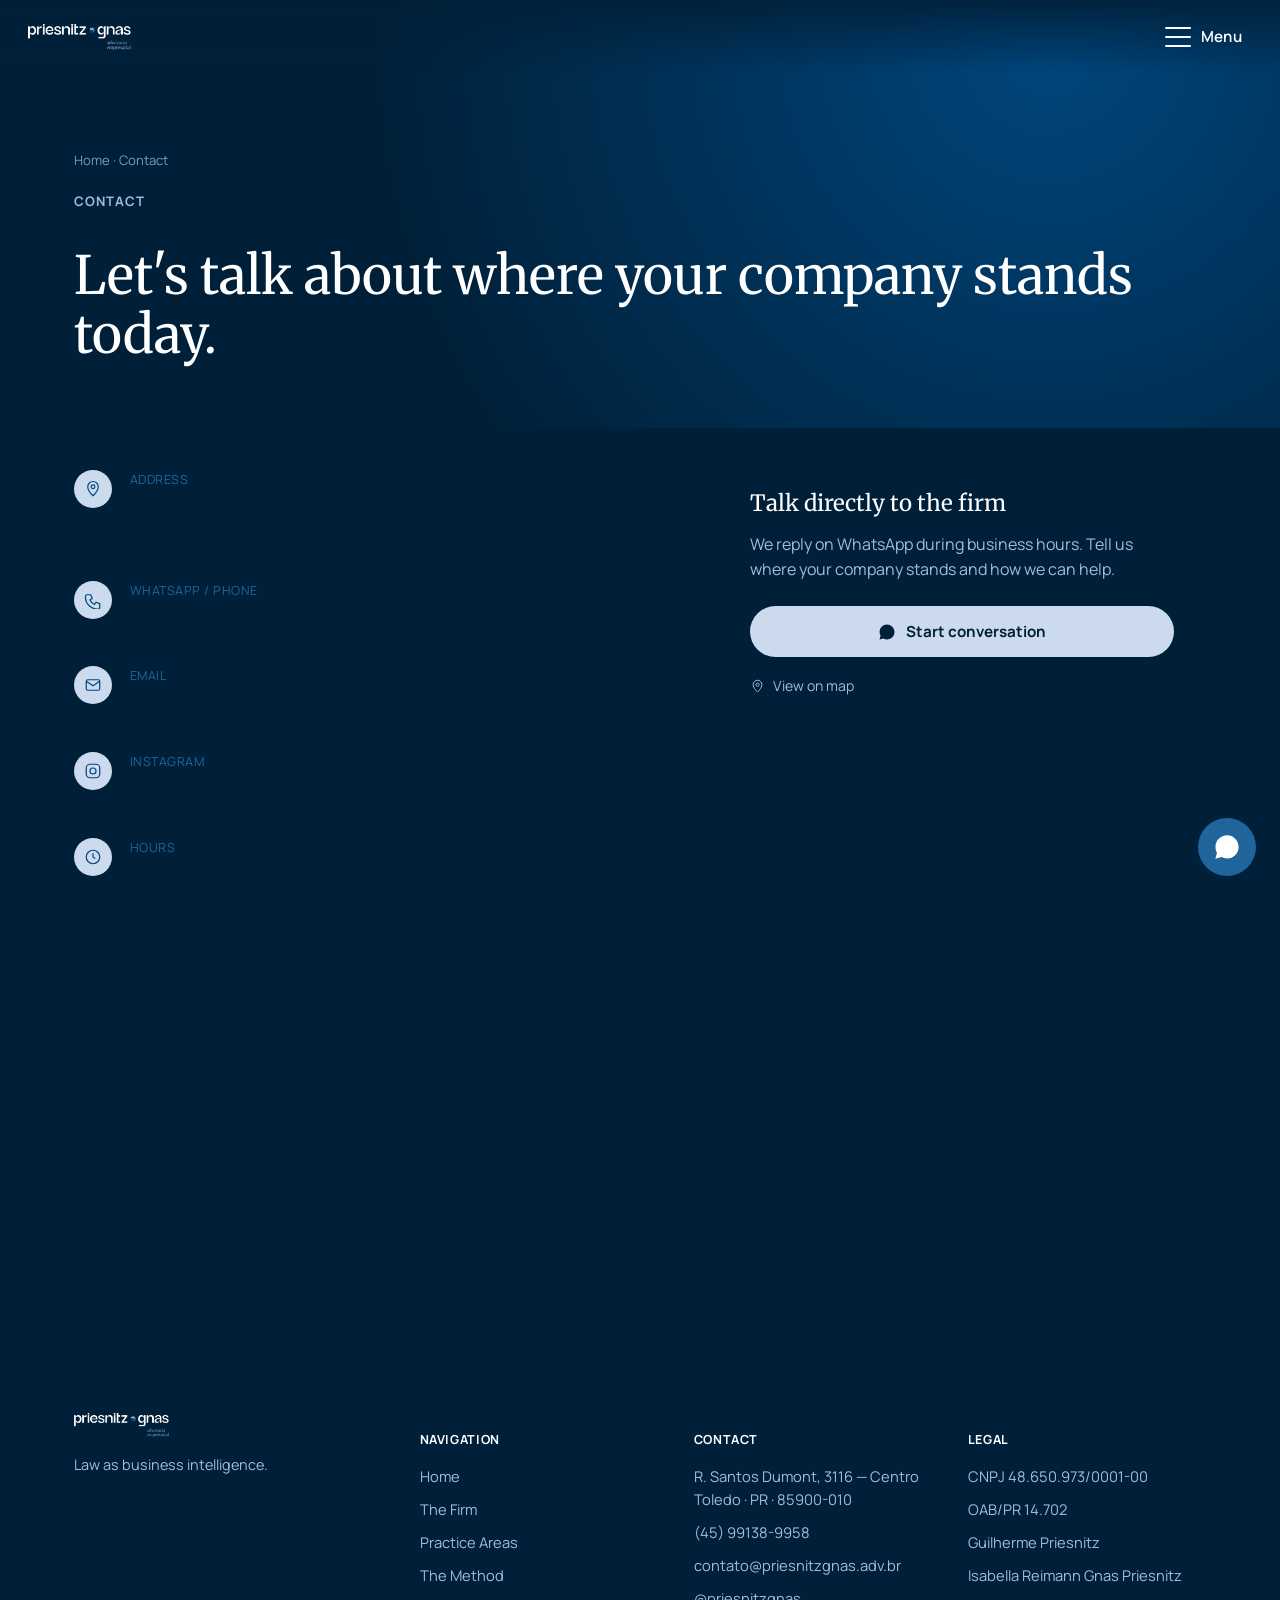
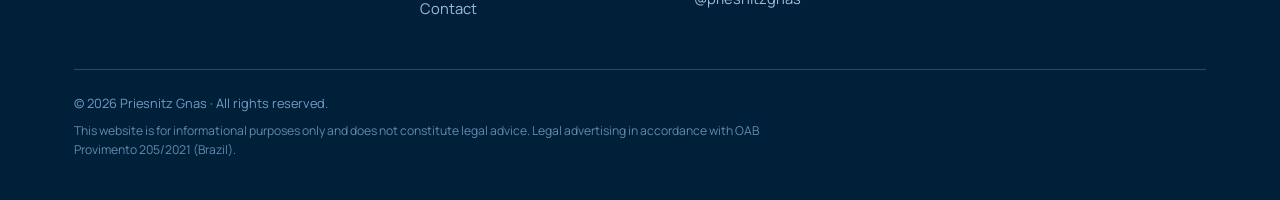
<file: contato.html>
<!DOCTYPE html>
<html lang="pt-BR">
<head>
<meta charset="UTF-8">
<meta name="viewport" content="width=device-width, initial-scale=1.0">
<title>Contato | Priesnitz Gnas</title>
<meta name="description" content="Fale com o Priesnitz Gnas Advocacia Empresarial. R. Santos Dumont, 3116 — Toledo/PR. WhatsApp (45) 99138-9958.">
<link rel="canonical" href="https://priesnitzgnas.adv.br/contato.html">
<meta name="theme-color" content="#002039">
<meta property="og:type" content="website">
<meta property="og:site_name" content="Priesnitz Gnas | Advocacia Empresarial">
<meta property="og:title" content="Contato | Priesnitz Gnas">
<meta property="og:description" content="Fale com o Priesnitz Gnas Advocacia Empresarial. R. Santos Dumont, 3116 — Toledo/PR. WhatsApp (45) 99138-9958.">
<meta property="og:image" content="https://priesnitzgnas.adv.br/assets/og-image.png">
<meta property="og:url" content="https://priesnitzgnas.adv.br/contato.html">
<meta name="twitter:card" content="summary_large_image">
<meta name="twitter:title" content="Contato | Priesnitz Gnas">
<meta name="twitter:description" content="Fale com o Priesnitz Gnas Advocacia Empresarial. R. Santos Dumont, 3116 — Toledo/PR.">
<meta name="twitter:image" content="https://priesnitzgnas.adv.br/assets/og-image.png">
<link rel="icon" type="image/png" href="assets/favicon.png">
<link rel="apple-touch-icon" href="assets/favicon.png">
<link rel="preconnect" href="https://fonts.googleapis.com"><link rel="preconnect" href="https://fonts.gstatic.com" crossorigin>
<link href="https://fonts.googleapis.com/css2?family=Manrope:wght@400;500;600;700&family=Merriweather:ital,wght@0,300;0,400;0,700;1,300&display=swap" rel="stylesheet">
<link rel="stylesheet" href="assets/site.css">
</head>
<body data-page="contact">

<section class="pagehero">
  <div class="wrap">
    <div class="crumbs"><a href="index.html" data-i18n="nav.home"></a> · <span data-i18n="nav.contact"></span></div>
    <span class="eyebrow" data-i18n="co.eyebrow"></span>
    <h1 class="serif" style="color:#fff;font-weight:400;font-size:clamp(2.1rem,4.4vw,3.3rem);line-height:1.12;margin-top:16px" data-i18n="co.title"></h1>
  </div>
</section>

<section class="band" style="padding-top:24px">
  <div class="wrap reveal">
    <div class="contact-grid">
      <div>
      <ul class="contact-list">
        <li><span class="ci"><svg viewBox="0 0 24 24"><path d="M12 21s7-6.6 7-12a7 7 0 1 0-14 0c0 5.4 7 12 7 12z"/><circle cx="12" cy="9" r="2.5"/></svg></span>
          <div><div class="lbl" data-i18n="co.addr"></div><div class="val">R. Santos Dumont, 3116 — Centro<br>Toledo · PR · 85900-010</div></div></li>
        <li><span class="ci"><svg viewBox="0 0 24 24"><path d="M4 5h5l2 5-3 2a12 12 0 0 0 6 6l2-3 5 2v5a2 2 0 0 1-2 2A16 16 0 0 1 2 7a2 2 0 0 1 2-2z"/></svg></span>
          <div><div class="lbl" data-i18n="co.phone"></div><div class="val"><a href="https://wa.me/5545991389958" target="_blank" rel="noopener">(45) 99138-9958</a></div></div></li>
        <li><span class="ci"><svg viewBox="0 0 24 24"><rect x="3" y="5" width="18" height="14" rx="2"/><path d="m3 7 9 6 9-6"/></svg></span>
          <div><div class="lbl" data-i18n="co.email"></div><div class="val"><a href="mailto:contato@priesnitzgnas.adv.br">contato@priesnitzgnas.adv.br</a></div></div></li>
        <li><span class="ci"><svg viewBox="0 0 24 24"><rect x="3" y="3" width="18" height="18" rx="5"/><circle cx="12" cy="12" r="4"/><circle cx="17.5" cy="6.5" r="1" fill="currentColor" stroke="none"/></svg></span>
          <div><div class="lbl" data-i18n="co.social"></div><div class="val"><a href="https://www.instagram.com/priesnitzgnas/" target="_blank" rel="noopener">@priesnitzgnas</a></div></div></li>
        <li><span class="ci"><svg viewBox="0 0 24 24"><circle cx="12" cy="12" r="9"/><path d="M12 7v5l3 2"/></svg></span>
          <div><div class="lbl" data-i18n="co.hours"></div><div class="val" data-i18n="co.hoursv"></div></div></li>
      </ul>
      <div class="map-embed">
        <iframe title="Mapa — R. Santos Dumont, 3116, Toledo/PR" loading="lazy" referrerpolicy="no-referrer-when-downgrade"
          src="https://www.google.com/maps?q=R.+Santos+Dumont,+3116,+Centro,+Toledo+-+PR,+85900-010&output=embed"></iframe>
      </div>
      </div>
      <div class="contact-cta">
        <h3 data-i18n="co.ctaTitle"></h3>
        <p data-i18n="co.ctaText"></p>
        <a class="btn-wa" href="https://wa.me/5545991389958?text=Ol%C3%A1%2C%20gostaria%20de%20saber%20mais%20sobre%20os%20servi%C3%A7os%20do%20escrit%C3%B3rio." target="_blank" rel="noopener">
          <svg viewBox="0 0 24 24"><path d="M12.04 2C6.58 2 2.13 6.45 2.13 11.91c0 1.75.46 3.45 1.32 4.95L2 22l5.25-1.38a9.9 9.9 0 0 0 4.79 1.22h.01c5.46 0 9.91-4.45 9.91-9.91 0-2.65-1.03-5.14-2.9-7.01A9.82 9.82 0 0 0 12.04 2z"/></svg>
          <span data-i18n="co.ctaBtn"></span>
        </a>
        <a class="map-link" href="https://www.google.com/maps/search/?api=1&query=R.+Santos+Dumont,+3116,+Centro,+Toledo+-+PR,+85900-010" target="_blank" rel="noopener">
          <svg viewBox="0 0 24 24" width="15" height="15" fill="none" stroke="currentColor" stroke-width="1.6"><path d="M12 21s7-6.6 7-12a7 7 0 1 0-14 0c0 5.4 7 12 7 12z"/><circle cx="12" cy="9" r="2.5"/></svg>
          <span data-i18n="co.map"></span>
        </a>
      </div>
    </div>
  </div>
</section>

<script>
window.PAGE_I18N={
 pt:{
  "co.eyebrow":"Contato","co.title":"Vamos conversar sobre o momento da sua empresa.",
  "co.addr":"Endereço","co.phone":"WhatsApp / Telefone","co.email":"E-mail","co.social":"Instagram",
  "co.hours":"Atendimento","co.hoursv":"Segunda a sexta · horário comercial",
  "co.ctaTitle":"Fale direto com o escritório","co.ctaText":"Resposta no WhatsApp em horário comercial. Conte o momento da sua empresa e como podemos ajudar.",
  "co.ctaBtn":"Iniciar conversa","co.map":"Ver no mapa"
 },
 en:{
  "co.eyebrow":"Contact","co.title":"Let's talk about where your company stands today.",
  "co.addr":"Address","co.phone":"WhatsApp / Phone","co.email":"Email","co.social":"Instagram",
  "co.hours":"Hours","co.hoursv":"Monday to Friday · business hours",
  "co.ctaTitle":"Talk directly to the firm","co.ctaText":"We reply on WhatsApp during business hours. Tell us where your company stands and how we can help.",
  "co.ctaBtn":"Start conversation","co.map":"View on map"
 },
 es:{
  "co.eyebrow":"Contacto","co.title":"Hablemos sobre el momento de tu empresa.",
  "co.addr":"Dirección","co.phone":"WhatsApp / Teléfono","co.email":"Correo","co.social":"Instagram",
  "co.hours":"Atención","co.hoursv":"Lunes a viernes · horario comercial",
  "co.ctaTitle":"Habla directo con el despacho","co.ctaText":"Respondemos por WhatsApp en horario comercial. Cuéntanos el momento de tu empresa y cómo podemos ayudar.",
  "co.ctaBtn":"Iniciar conversación","co.map":"Ver en el mapa"
 },
 fr:{
  "co.eyebrow":"Contact","co.title":"Parlons de la situation actuelle de votre entreprise.",
  "co.addr":"Adresse","co.phone":"WhatsApp / Téléphone","co.email":"E-mail","co.social":"Instagram",
  "co.hours":"Horaires","co.hoursv":"Du lundi au vendredi · heures ouvrables",
  "co.ctaTitle":"Parlez directement au cabinet","co.ctaText":"Nous répondons sur WhatsApp aux heures ouvrables. Dites-nous où en est votre entreprise et comment aider.",
  "co.ctaBtn":"Démarrer la conversation","co.map":"Voir sur la carte"
 }
};
</script>
<script src="assets/site.js"></script>
</body>
</html>
</file>
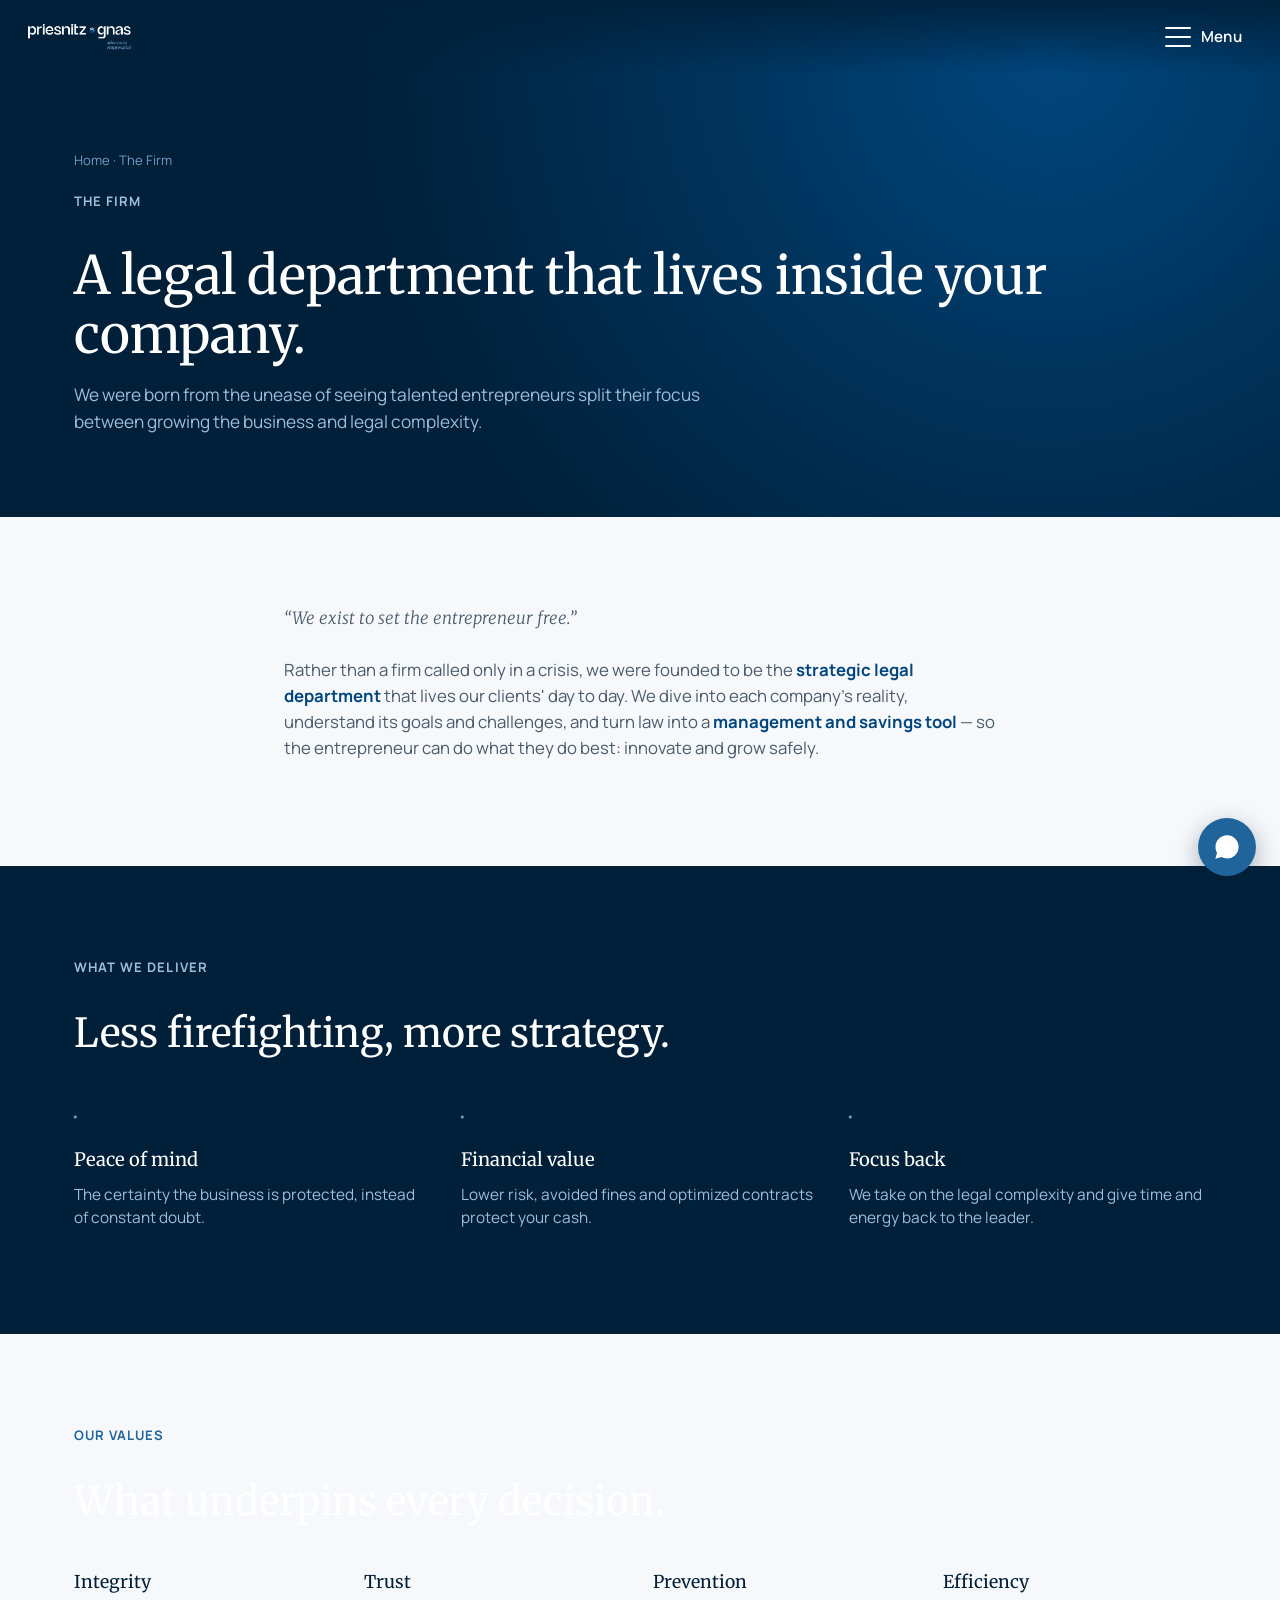
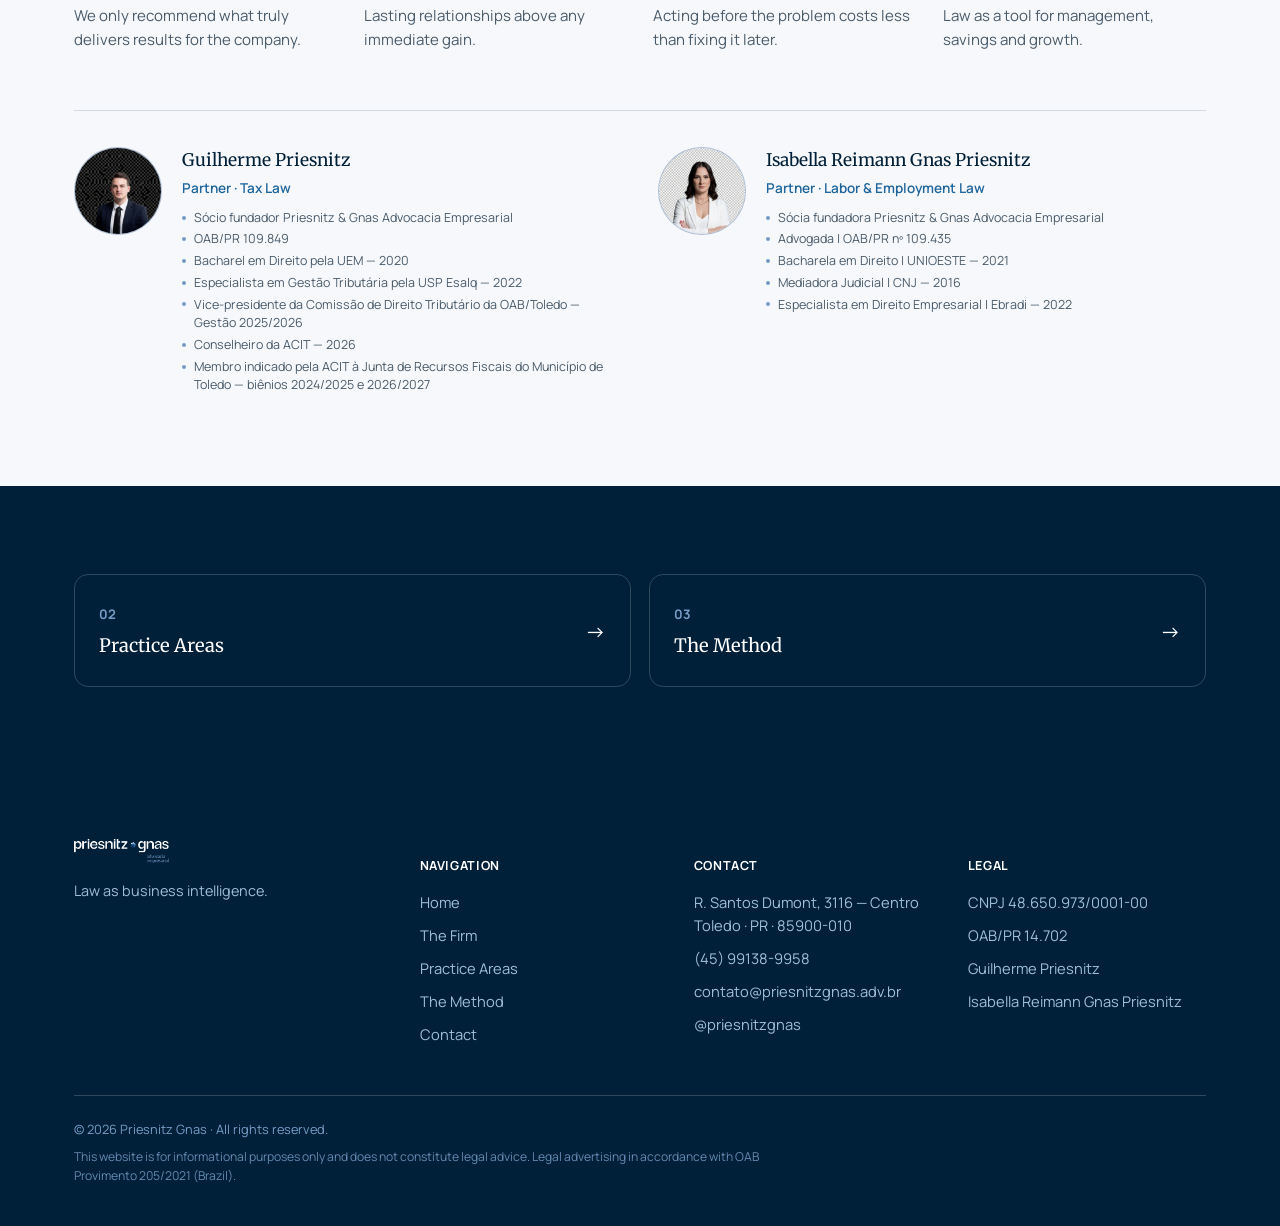
<file: escritorio.html>
<!DOCTYPE html>
<html lang="pt-BR">
<head>
<meta charset="UTF-8">
<meta name="viewport" content="width=device-width, initial-scale=1.0">
<title>O Escritório | Priesnitz Gnas</title>
<meta name="description" content="Quem somos, por que existimos e quem conduz o trabalho no Priesnitz Gnas Advocacia Empresarial.">
<link rel="canonical" href="https://priesnitzgnas.adv.br/escritorio.html">
<meta name="theme-color" content="#002039">
<meta property="og:type" content="website">
<meta property="og:site_name" content="Priesnitz Gnas | Advocacia Empresarial">
<meta property="og:title" content="O Escritório | Priesnitz Gnas">
<meta property="og:description" content="Quem somos, por que existimos e quem conduz o trabalho no Priesnitz Gnas Advocacia Empresarial.">
<meta property="og:image" content="https://priesnitzgnas.adv.br/assets/og-image.png">
<meta property="og:url" content="https://priesnitzgnas.adv.br/escritorio.html">
<meta name="twitter:card" content="summary_large_image">
<meta name="twitter:title" content="O Escritório | Priesnitz Gnas">
<meta name="twitter:description" content="Quem somos, por que existimos e quem conduz o trabalho no Priesnitz Gnas Advocacia Empresarial.">
<meta name="twitter:image" content="https://priesnitzgnas.adv.br/assets/og-image.png">
<link rel="icon" type="image/png" href="assets/favicon.png">
<link rel="apple-touch-icon" href="assets/favicon.png">
<link rel="preconnect" href="https://fonts.googleapis.com"><link rel="preconnect" href="https://fonts.gstatic.com" crossorigin>
<link href="https://fonts.googleapis.com/css2?family=Manrope:wght@400;500;600;700&family=Merriweather:ital,wght@0,300;0,400;0,700;1,300&display=swap" rel="stylesheet">
<link rel="stylesheet" href="assets/site.css">
</head>
<body data-page="about">

<section class="pagehero">
  <div class="wrap">
    <div class="crumbs"><a href="index.html" data-i18n="nav.home"></a> · <span data-i18n="nav.about"></span></div>
    <span class="eyebrow" data-i18n="ab.eyebrow"></span>
    <h1 class="serif" style="color:#fff;font-weight:400;font-size:clamp(2.1rem,4.4vw,3.3rem);line-height:1.12;margin-top:16px" data-i18n="ab.title"></h1>
    <p class="lead" data-i18n="ab.lead"></p>
  </div>
</section>

<section class="band band-light">
  <div class="wrap manifesto reveal">
    <p class="quote" data-i18n="ab.quote"></p>
    <p data-i18n-html="ab.body"></p>
  </div>
</section>

<section class="band">
  <div class="wrap reveal">
    <div class="sec-head"><span class="eyebrow" data-i18n="ab.deliverEyebrow"></span><h2 data-i18n="ab.deliverTitle"></h2></div>
    <div class="grid-3">
      <div class="cell"><div class="num">·</div><h3 data-i18n="ab.d1t"></h3><p data-i18n="ab.d1d"></p></div>
      <div class="cell"><div class="num">·</div><h3 data-i18n="ab.d2t"></h3><p data-i18n="ab.d2d"></p></div>
      <div class="cell"><div class="num">·</div><h3 data-i18n="ab.d3t"></h3><p data-i18n="ab.d3d"></p></div>
    </div>
  </div>
</section>

<section class="band band-light">
  <div class="wrap reveal">
    <div class="sec-head"><span class="eyebrow" data-i18n="ab.valEyebrow"></span><h2 data-i18n="ab.valTitle"></h2></div>
    <div class="values">
      <div class="value"><div class="vk" data-i18n="ab.v1t"></div><p data-i18n="ab.v1d"></p></div>
      <div class="value"><div class="vk" data-i18n="ab.v2t"></div><p data-i18n="ab.v2d"></p></div>
      <div class="value"><div class="vk" data-i18n="ab.v3t"></div><p data-i18n="ab.v3d"></p></div>
      <div class="value"><div class="vk" data-i18n="ab.v4t"></div><p data-i18n="ab.v4d"></p></div>
    </div>
    <div class="partners">
      <div class="partner">
        <img class="partner-photo" src="assets/team/guilherme.png" alt="Guilherme Priesnitz">
        <div>
          <div class="pn">Guilherme Priesnitz</div>
          <div class="pr" data-i18n="ab.partnerG"></div>
          <ul class="partner-bio">
            <li>S&oacute;cio fundador Priesnitz &amp; Gnas Advocacia Empresarial</li>
            <li>OAB/PR 109.849</li>
            <li>Bacharel em Direito pela UEM &mdash; 2020</li>
            <li>Especialista em Gest&atilde;o Tribut&aacute;ria pela USP Esalq &mdash; 2022</li>
            <li>Vice-presidente da Comiss&atilde;o de Direito Tribut&aacute;rio da OAB/Toledo &mdash; Gest&atilde;o 2025/2026</li>
            <li>Conselheiro da ACIT &mdash; 2026</li>
            <li>Membro indicado pela ACIT &agrave; Junta de Recursos Fiscais do Munic&iacute;pio de Toledo &mdash; bi&ecirc;nios 2024/2025 e 2026/2027</li>
          </ul>
        </div>
      </div>
      <div class="partner">
        <img class="partner-photo" src="assets/team/isabella.png" alt="Isabella Reimann Gnas Priesnitz">
        <div>
          <div class="pn">Isabella Reimann Gnas Priesnitz</div>
          <div class="pr" data-i18n="ab.partnerI"></div>
          <ul class="partner-bio">
            <li>S&oacute;cia fundadora Priesnitz &amp; Gnas Advocacia Empresarial</li>
            <li>Advogada | OAB/PR n&ordm; 109.435</li>
            <li>Bacharela em Direito | UNIOESTE &mdash; 2021</li>
            <li>Mediadora Judicial | CNJ &mdash; 2016</li>
            <li>Especialista em Direito Empresarial | Ebradi &mdash; 2022</li>
          </ul>
        </div>
      </div>
    </div>
  </div>
</section>

<section class="band">
  <div class="wrap reveal">
    <div class="nextlinks">
      <a class="nextlink" href="atuacao.html"><div><span class="nl-k">02</span><div class="nl-t" data-i18n="nav.areas"></div></div><span class="arw">→</span></a>
      <a class="nextlink" href="metodo.html"><div><span class="nl-k">03</span><div class="nl-t" data-i18n="nav.method"></div></div><span class="arw">→</span></a>
    </div>
  </div>
</section>

<script>
window.PAGE_I18N={
 pt:{
  "ab.eyebrow":"O escritório","ab.title":"Um setor jurídico que vive dentro da sua empresa.",
  "ab.lead":"Nascemos da inquietação de ver empresários talentosos dividindo o foco entre o crescimento do negócio e a complexidade jurídica.",
  "ab.quote":"“Existimos para libertar o empresário.”",
  "ab.body":"Em vez de sermos apenas um escritório acionado na crise, fomos fundados para ser o <span class='hl'>departamento jurídico estratégico</span> que vive o dia a dia dos clientes. Mergulhamos na realidade de cada empresa, entendemos suas metas e desafios, e transformamos o direito em <span class='hl'>ferramenta de gestão e economia</span> — para que o empresário faça o que faz de melhor: inovar e crescer com segurança.",
  "ab.deliverEyebrow":"O que entregamos","ab.deliverTitle":"Menos incêndio, mais estratégia.",
  "ab.d1t":"Tranquilidade","ab.d1d":"A certeza de que o negócio está protegido, no lugar da dúvida constante.",
  "ab.d2t":"Valor financeiro","ab.d2d":"Risco reduzido, multas evitadas e contratos otimizados protegem o caixa.",
  "ab.d3t":"Foco de volta","ab.d3d":"Assumimos a complexidade jurídica e devolvemos tempo e energia ao gestor.",
  "ab.valEyebrow":"Nossos valores","ab.valTitle":"O que sustenta cada decisão.",
  "ab.v1t":"Integridade","ab.v1d":"Só recomendamos o que, de fato, gera resultado para a empresa.",
  "ab.v2t":"Confiança","ab.v2d":"Relações duradouras acima de qualquer ganho imediato.",
  "ab.v3t":"Prevenção","ab.v3d":"Agir antes do problema custa menos do que remediar depois.",
  "ab.v4t":"Eficiência","ab.v4d":"Direito como ferramenta de gestão, economia e crescimento.",
  "ab.partnerG":"Sócio · Direito Tributário",
  "ab.partnerI":"Sócia · Direito Trabalhista Empresarial"
 },
 en:{
  "ab.eyebrow":"The firm","ab.title":"A legal department that lives inside your company.",
  "ab.lead":"We were born from the unease of seeing talented entrepreneurs split their focus between growing the business and legal complexity.",
  "ab.quote":"“We exist to set the entrepreneur free.”",
  "ab.body":"Rather than a firm called only in a crisis, we were founded to be the <span class='hl'>strategic legal department</span> that lives our clients' day to day. We dive into each company's reality, understand its goals and challenges, and turn law into a <span class='hl'>management and savings tool</span> — so the entrepreneur can do what they do best: innovate and grow safely.",
  "ab.deliverEyebrow":"What we deliver","ab.deliverTitle":"Less firefighting, more strategy.",
  "ab.d1t":"Peace of mind","ab.d1d":"The certainty the business is protected, instead of constant doubt.",
  "ab.d2t":"Financial value","ab.d2d":"Lower risk, avoided fines and optimized contracts protect your cash.",
  "ab.d3t":"Focus back","ab.d3d":"We take on the legal complexity and give time and energy back to the leader.",
  "ab.valEyebrow":"Our values","ab.valTitle":"What underpins every decision.",
  "ab.v1t":"Integrity","ab.v1d":"We only recommend what truly delivers results for the company.",
  "ab.v2t":"Trust","ab.v2d":"Lasting relationships above any immediate gain.",
  "ab.v3t":"Prevention","ab.v3d":"Acting before the problem costs less than fixing it later.",
  "ab.v4t":"Efficiency","ab.v4d":"Law as a tool for management, savings and growth.",
  "ab.partnerG":"Partner · Tax Law",
  "ab.partnerI":"Partner · Labor & Employment Law"
 },
 es:{
  "ab.eyebrow":"El despacho","ab.title":"Un departamento jurídico que vive dentro de tu empresa.",
  "ab.lead":"Nacimos de la inquietud de ver a empresarios talentosos dividiendo el foco entre el crecimiento del negocio y la complejidad jurídica.",
  "ab.quote":"“Existimos para liberar al empresario.”",
  "ab.body":"En lugar de ser un despacho llamado solo en la crisis, fuimos fundados para ser el <span class='hl'>departamento jurídico estratégico</span> que vive el día a día de los clientes. Nos sumergimos en la realidad de cada empresa, entendemos sus metas y desafíos, y convertimos el derecho en <span class='hl'>herramienta de gestión y economía</span> — para que el empresario haga lo que mejor sabe: innovar y crecer con seguridad.",
  "ab.deliverEyebrow":"Lo que entregamos","ab.deliverTitle":"Menos incendios, más estrategia.",
  "ab.d1t":"Tranquilidad","ab.d1d":"La certeza de que el negocio está protegido, en lugar de la duda constante.",
  "ab.d2t":"Valor financiero","ab.d2d":"Menos riesgo, multas evitadas y contratos optimizados protegen la caja.",
  "ab.d3t":"Foco de vuelta","ab.d3d":"Asumimos la complejidad jurídica y devolvemos tiempo y energía al gestor.",
  "ab.valEyebrow":"Nuestros valores","ab.valTitle":"Lo que sostiene cada decisión.",
  "ab.v1t":"Integridad","ab.v1d":"Solo recomendamos lo que de verdad genera resultados para la empresa.",
  "ab.v2t":"Confianza","ab.v2d":"Relaciones duraderas por encima de cualquier ganancia inmediata.",
  "ab.v3t":"Prevención","ab.v3d":"Actuar antes del problema cuesta menos que remediarlo después.",
  "ab.v4t":"Eficiencia","ab.v4d":"Derecho como herramienta de gestión, economía y crecimiento.",
  "ab.partnerG":"Socio · Derecho Tributario",
  "ab.partnerI":"Socia · Derecho Laboral Empresarial"
 },
 fr:{
  "ab.eyebrow":"Le cabinet","ab.title":"Un département juridique qui vit au sein de votre entreprise.",
  "ab.lead":"Nous sommes nés de l'inquiétude de voir des entrepreneurs talentueux partager leur attention entre la croissance et la complexité juridique.",
  "ab.quote":"« Nous existons pour libérer l'entrepreneur. »",
  "ab.body":"Plutôt qu'un cabinet appelé seulement en cas de crise, nous avons été fondés pour être le <span class='hl'>département juridique stratégique</span> qui vit le quotidien des clients. Nous plongeons dans la réalité de chaque entreprise, comprenons ses objectifs et défis, et transformons le droit en <span class='hl'>outil de gestion et d'économie</span> — pour que l'entrepreneur fasse ce qu'il fait de mieux : innover et croître en sécurité.",
  "ab.deliverEyebrow":"Ce que nous livrons","ab.deliverTitle":"Moins d'urgences, plus de stratégie.",
  "ab.d1t":"Sérénité","ab.d1d":"La certitude que l'entreprise est protégée, au lieu du doute permanent.",
  "ab.d2t":"Valeur financière","ab.d2d":"Moins de risque, des amendes évitées et des contrats optimisés protègent la trésorerie.",
  "ab.d3t":"Le focus retrouvé","ab.d3d":"Nous prenons en charge la complexité juridique et rendons temps et énergie au dirigeant.",
  "ab.valEyebrow":"Nos valeurs","ab.valTitle":"Ce qui fonde chaque décision.",
  "ab.v1t":"Intégrité","ab.v1d":"Nous ne recommandons que ce qui génère réellement des résultats.",
  "ab.v2t":"Confiance","ab.v2d":"Des relations durables avant tout gain immédiat.",
  "ab.v3t":"Prévention","ab.v3d":"Agir avant le problème coûte moins que d'y remédier ensuite.",
  "ab.v4t":"Efficacité","ab.v4d":"Le droit comme outil de gestion, d'économie et de croissance.",
  "ab.partnerG":"Associé · Droit Fiscal",
  "ab.partnerI":"Associée · Droit du Travail des Affaires"
 }
};
</script>
<script src="assets/site.js"></script>
</body>
</html>
</file>
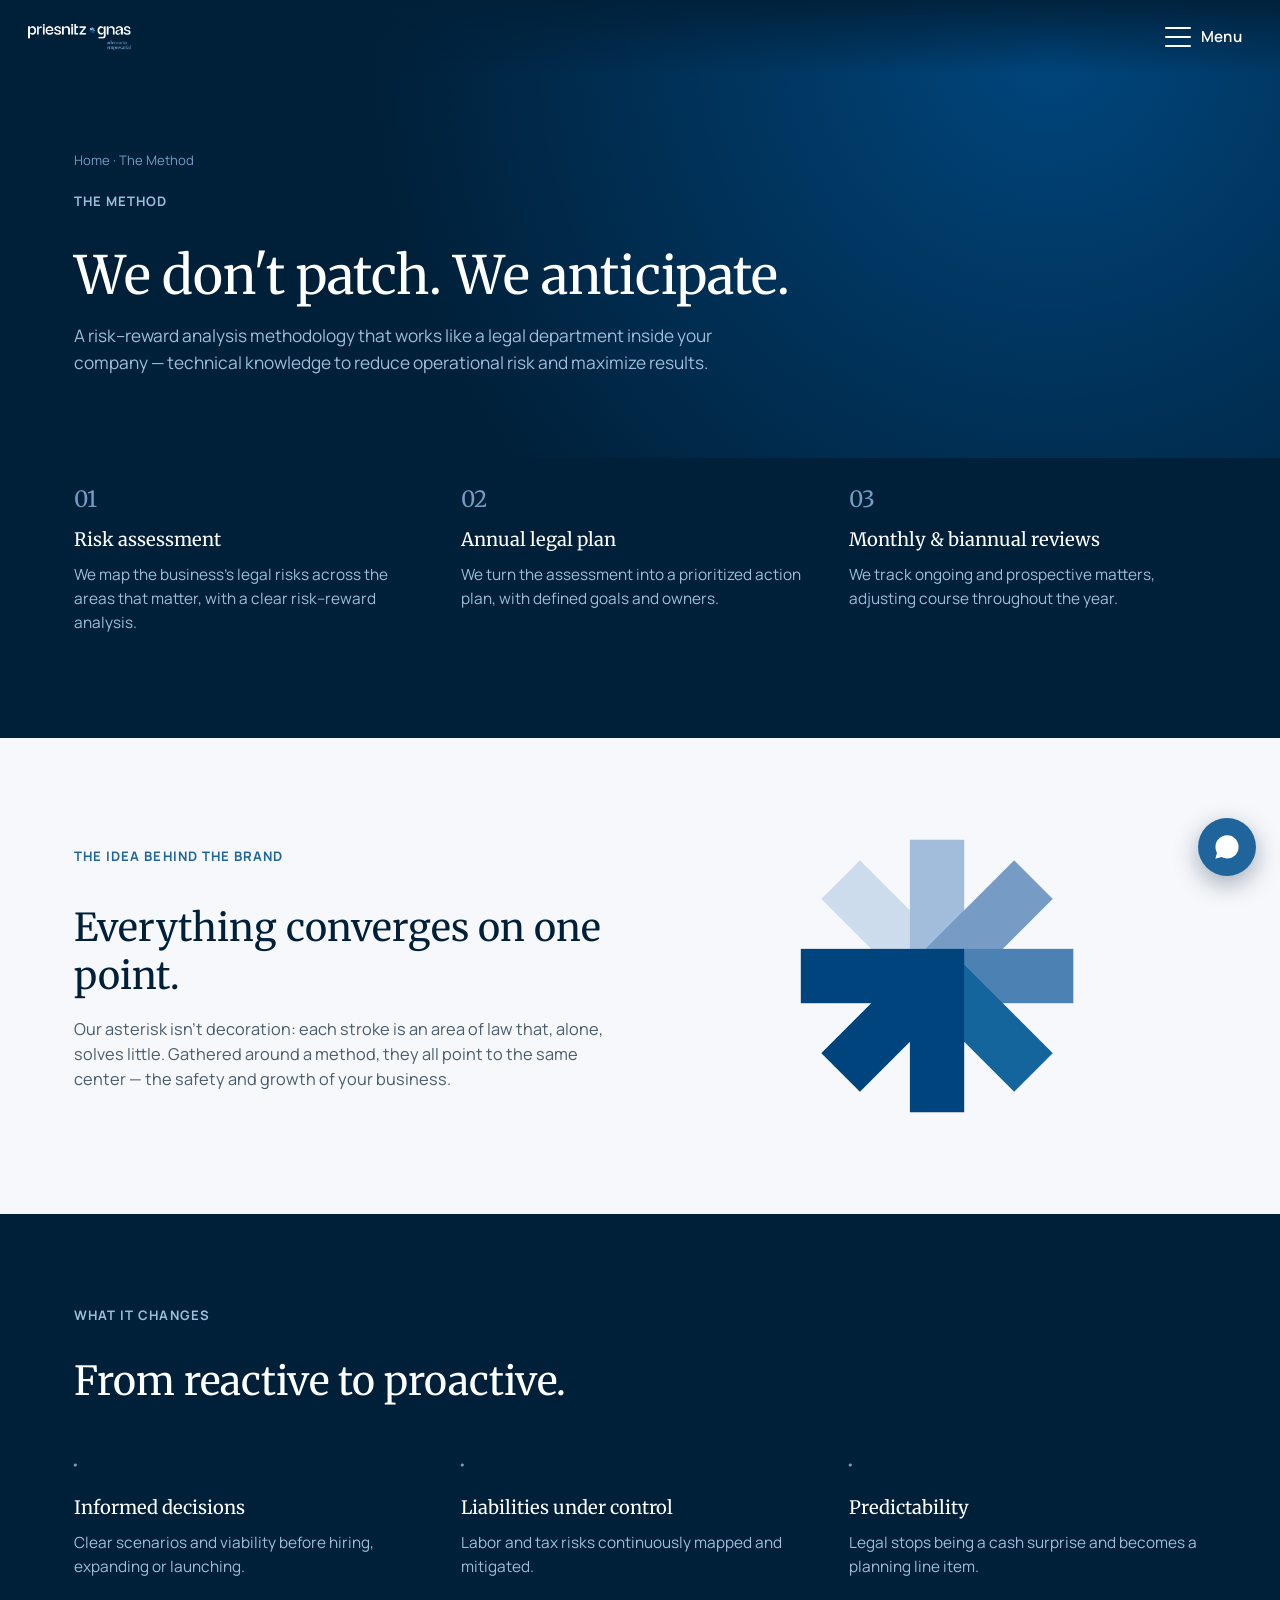
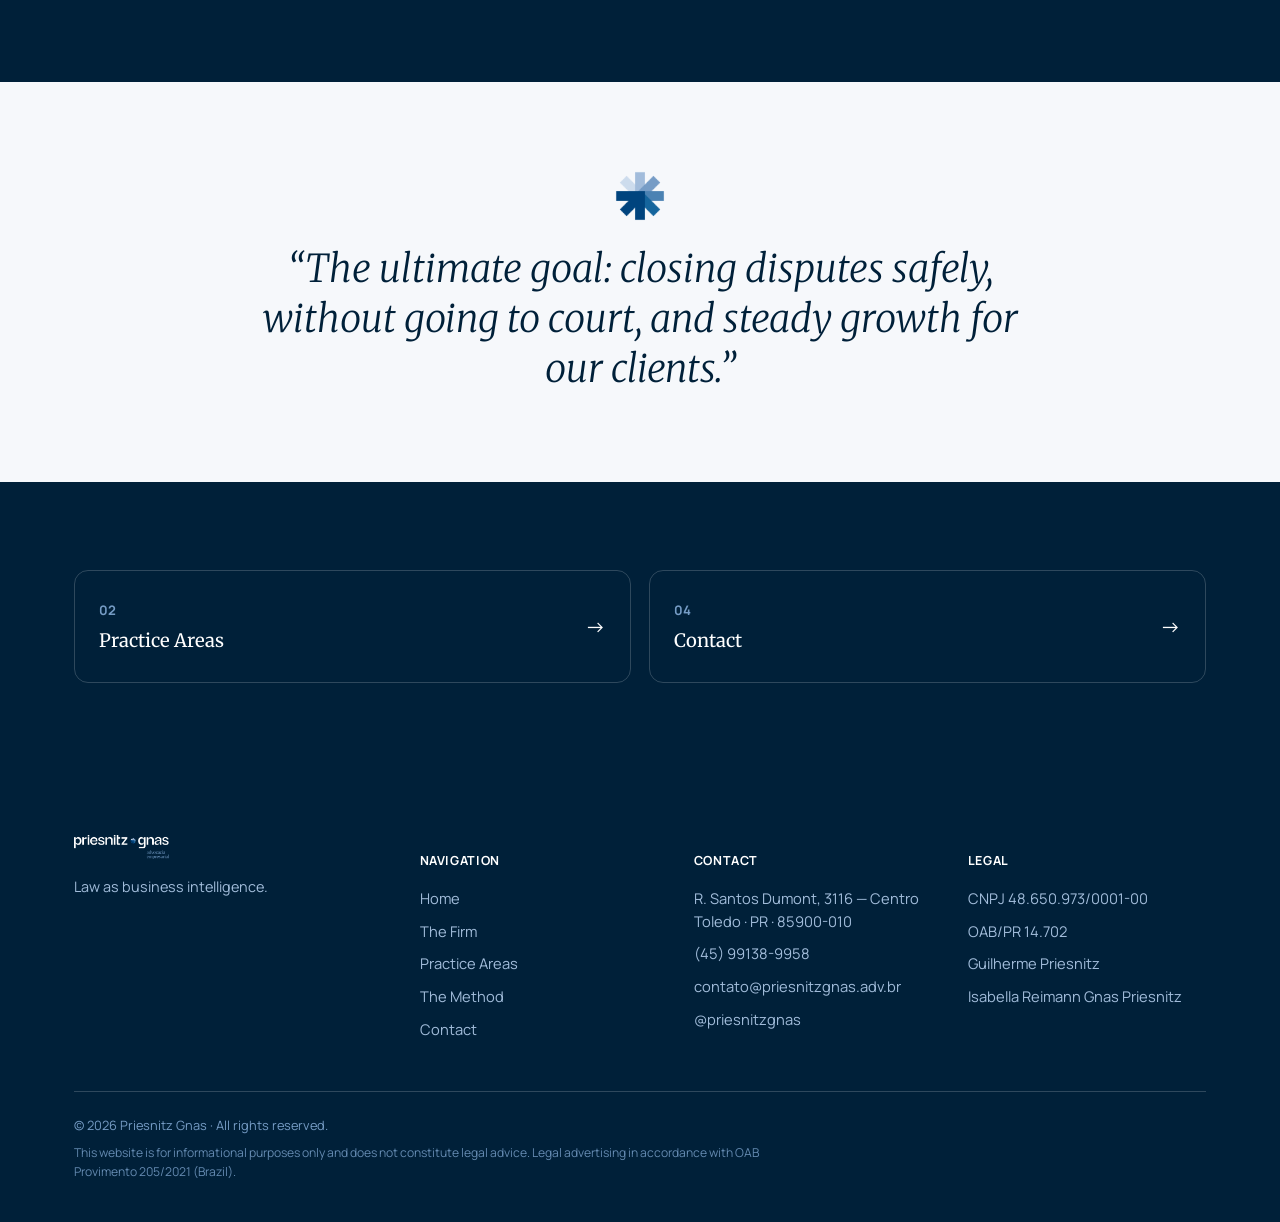
<file: metodo.html>
<!DOCTYPE html>
<html lang="pt-BR">
<head>
<meta charset="UTF-8">
<meta name="viewport" content="width=device-width, initial-scale=1.0">
<title>O Método | Priesnitz Gnas</title>
<meta name="description" content="A metodologia de análise de risco-recompensa do Priesnitz Gnas: diagnóstico, plano jurídico anual e revisões mensais e semestrais.">
<link rel="canonical" href="https://priesnitzgnas.adv.br/metodo.html">
<meta name="theme-color" content="#002039">
<meta property="og:type" content="website">
<meta property="og:site_name" content="Priesnitz Gnas | Advocacia Empresarial">
<meta property="og:title" content="O Método | Priesnitz Gnas">
<meta property="og:description" content="A metodologia de análise de risco-recompensa do Priesnitz Gnas: diagnóstico, plano jurídico anual e revisões mensais e semestrais.">
<meta property="og:image" content="https://priesnitzgnas.adv.br/assets/og-image.png">
<meta property="og:url" content="https://priesnitzgnas.adv.br/metodo.html">
<meta name="twitter:card" content="summary_large_image">
<meta name="twitter:title" content="O Método | Priesnitz Gnas">
<meta name="twitter:description" content="A metodologia de análise de risco-recompensa do Priesnitz Gnas: diagnóstico, plano jurídico anual e revisões contínuas.">
<meta name="twitter:image" content="https://priesnitzgnas.adv.br/assets/og-image.png">
<link rel="icon" type="image/png" href="assets/favicon.png">
<link rel="apple-touch-icon" href="assets/favicon.png">
<link rel="preconnect" href="https://fonts.googleapis.com"><link rel="preconnect" href="https://fonts.gstatic.com" crossorigin>
<link href="https://fonts.googleapis.com/css2?family=Manrope:wght@400;500;600;700&family=Merriweather:ital,wght@0,300;0,400;0,700;1,300&display=swap" rel="stylesheet">
<link rel="stylesheet" href="assets/site.css">
</head>
<body data-page="method">

<section class="pagehero">
  <div class="wrap">
    <div class="crumbs"><a href="index.html" data-i18n="nav.home"></a> · <span data-i18n="nav.method"></span></div>
    <span class="eyebrow" data-i18n="me.eyebrow"></span>
    <h1 class="serif" style="color:#fff;font-weight:400;font-size:clamp(2.1rem,4.4vw,3.3rem);line-height:1.12;margin-top:16px" data-i18n="me.title"></h1>
    <p class="lead" data-i18n="me.lead"></p>
  </div>
</section>

<section class="band" style="padding-top:24px">
  <div class="wrap reveal">
    <div class="grid-3">
      <div class="cell"><div class="num">01</div><h3 data-i18n="me.s1t"></h3><p data-i18n="me.s1d"></p></div>
      <div class="cell"><div class="num">02</div><h3 data-i18n="me.s2t"></h3><p data-i18n="me.s2d"></p></div>
      <div class="cell"><div class="num">03</div><h3 data-i18n="me.s3t"></h3><p data-i18n="me.s3d"></p></div>
    </div>
  </div>
</section>

<section class="band band-light">
  <div class="wrap reveal">
    <div class="split">
      <div>
        <span class="eyebrow" data-i18n="me.convEyebrow"></span>
        <h2 class="serif" style="color:var(--ink);font-weight:400;font-size:clamp(1.7rem,3.2vw,2.4rem);line-height:1.25;margin:18px 0 18px" data-i18n="me.convTitle"></h2>
        <p style="color:#4a5b6b;font-size:1.02rem" data-i18n="me.convBody"></p>
      </div>
      <div style="display:flex;align-items:center;justify-content:center">
        <img src="assets/icon.png" alt="" style="width:min(70%,300px);animation:floaty 12s ease-in-out infinite">
      </div>
    </div>
  </div>
</section>

<section class="band">
  <div class="wrap reveal">
    <div class="sec-head"><span class="eyebrow" data-i18n="me.cycleEyebrow"></span><h2 data-i18n="me.cycleTitle"></h2></div>
    <div class="grid-3">
      <div class="cell"><div class="num">·</div><h3 data-i18n="me.c1t"></h3><p data-i18n="me.c1d"></p></div>
      <div class="cell"><div class="num">·</div><h3 data-i18n="me.c2t"></h3><p data-i18n="me.c2d"></p></div>
      <div class="cell"><div class="num">·</div><h3 data-i18n="me.c3t"></h3><p data-i18n="me.c3d"></p></div>
    </div>
  </div>
</section>

<section class="band band-light">
  <div class="wrap reveal" style="text-align:center">
    <div class="di" style="width:52px;height:52px;background:url('assets/icon.png') center/contain no-repeat;margin:0 auto 22px"></div>
    <p class="serif" style="font-style:italic;font-weight:300;font-size:clamp(1.5rem,3.4vw,2.4rem);color:var(--ink);line-height:1.3;max-width:820px;margin:0 auto" data-i18n="me.closing"></p>
  </div>
</section>

<section class="band">
  <div class="wrap reveal">
    <div class="nextlinks">
      <a class="nextlink" href="atuacao.html"><div><span class="nl-k">02</span><div class="nl-t" data-i18n="nav.areas"></div></div><span class="arw">→</span></a>
      <a class="nextlink" href="contato.html"><div><span class="nl-k">04</span><div class="nl-t" data-i18n="nav.contact"></div></div><span class="arw">→</span></a>
    </div>
  </div>
</section>

<script>
window.PAGE_I18N={
 pt:{
  "me.eyebrow":"O método","me.title":"Não remediamos. Nós antecipamos.",
  "me.lead":"Uma metodologia de análise de risco-recompensa que funciona como um setor jurídico dentro da sua empresa — com conhecimento técnico para diminuir o risco operacional e maximizar resultados.",
  "me.s1t":"Diagnóstico de riscos","me.s1d":"Mapeamos os riscos jurídicos do negócio nas áreas que importam, com uma análise clara de risco-recompensa.",
  "me.s2t":"Plano jurídico anual","me.s2d":"Traduzimos o diagnóstico em um plano de ação priorizado, com metas e responsáveis definidos.",
  "me.s3t":"Revisões mensais e semestrais","me.s3d":"Acompanhamos as demandas iniciadas e prospectadas, ajustando a rota ao longo do ano.",
  "me.convEyebrow":"A ideia por trás da marca","me.convTitle":"Tudo converge em um só ponto.",
  "me.convBody":"O asterisco da nossa marca não é enfeite: cada traço é uma área do direito que, sozinha, resolve pouco. Reunidas em torno de um método, elas apontam para o mesmo centro — a segurança e o crescimento do seu negócio.",
  "me.cycleEyebrow":"O que isso muda","me.cycleTitle":"Do reativo ao proativo.",
  "me.c1t":"Decisão informada","me.c1d":"Cenários e viabilidade claros antes de contratar, expandir ou lançar.",
  "me.c2t":"Passivo sob controle","me.c2d":"Riscos trabalhistas e fiscais mapeados e mitigados de forma contínua.",
  "me.c3t":"Previsibilidade","me.c3d":"O jurídico deixa de ser surpresa no caixa e passa a ser linha de planejamento.",
  "me.closing":"“O objetivo final: encerrar litígios com segurança, sem necessidade de ingresso judicial, e um crescimento uniforme dos nossos clientes.”"
 },
 en:{
  "me.eyebrow":"The method","me.title":"We don't patch. We anticipate.",
  "me.lead":"A risk–reward analysis methodology that works like a legal department inside your company — technical knowledge to reduce operational risk and maximize results.",
  "me.s1t":"Risk assessment","me.s1d":"We map the business's legal risks across the areas that matter, with a clear risk–reward analysis.",
  "me.s2t":"Annual legal plan","me.s2d":"We turn the assessment into a prioritized action plan, with defined goals and owners.",
  "me.s3t":"Monthly & biannual reviews","me.s3d":"We track ongoing and prospective matters, adjusting course throughout the year.",
  "me.convEyebrow":"The idea behind the brand","me.convTitle":"Everything converges on one point.",
  "me.convBody":"Our asterisk isn't decoration: each stroke is an area of law that, alone, solves little. Gathered around a method, they all point to the same center — the safety and growth of your business.",
  "me.cycleEyebrow":"What it changes","me.cycleTitle":"From reactive to proactive.",
  "me.c1t":"Informed decisions","me.c1d":"Clear scenarios and viability before hiring, expanding or launching.",
  "me.c2t":"Liabilities under control","me.c2d":"Labor and tax risks continuously mapped and mitigated.",
  "me.c3t":"Predictability","me.c3d":"Legal stops being a cash surprise and becomes a planning line item.",
  "me.closing":"“The ultimate goal: closing disputes safely, without going to court, and steady growth for our clients.”"
 },
 es:{
  "me.eyebrow":"El método","me.title":"No remediamos. Anticipamos.",
  "me.lead":"Una metodología de análisis riesgo-recompensa que funciona como un departamento jurídico dentro de tu empresa — conocimiento técnico para reducir el riesgo operativo y maximizar resultados.",
  "me.s1t":"Diagnóstico de riesgos","me.s1d":"Mapeamos los riesgos jurídicos del negocio en las áreas que importan, con un análisis claro de riesgo-recompensa.",
  "me.s2t":"Plan jurídico anual","me.s2d":"Convertimos el diagnóstico en un plan de acción priorizado, con metas y responsables definidos.",
  "me.s3t":"Revisiones mensuales y semestrales","me.s3d":"Seguimos las demandas iniciadas y prospectadas, ajustando el rumbo a lo largo del año.",
  "me.convEyebrow":"La idea tras la marca","me.convTitle":"Todo converge en un solo punto.",
  "me.convBody":"El asterisco de nuestra marca no es adorno: cada trazo es un área del derecho que, sola, resuelve poco. Reunidas en torno a un método, todas apuntan al mismo centro — la seguridad y el crecimiento de tu negocio.",
  "me.cycleEyebrow":"Lo que cambia","me.cycleTitle":"De lo reactivo a lo proactivo.",
  "me.c1t":"Decisión informada","me.c1d":"Escenarios y viabilidad claros antes de contratar, expandir o lanzar.",
  "me.c2t":"Pasivo bajo control","me.c2d":"Riesgos laborales y fiscales mapeados y mitigados de forma continua.",
  "me.c3t":"Previsibilidad","me.c3d":"Lo jurídico deja de ser sorpresa en la caja y pasa a ser línea de planificación.",
  "me.closing":"“El objetivo final: cerrar litigios con seguridad, sin necesidad de ir a juicio, y un crecimiento uniforme de nuestros clientes.”"
 },
 fr:{
  "me.eyebrow":"La méthode","me.title":"Nous ne réparons pas. Nous anticipons.",
  "me.lead":"Une méthodologie d'analyse risque-bénéfice qui fonctionne comme un département juridique au sein de votre entreprise — un savoir technique pour réduire le risque opérationnel et maximiser les résultats.",
  "me.s1t":"Diagnostic des risques","me.s1d":"Nous cartographions les risques juridiques dans les domaines clés, avec une analyse claire risque-bénéfice.",
  "me.s2t":"Plan juridique annuel","me.s2d":"Nous traduisons le diagnostic en un plan d'action priorisé, avec objectifs et responsables définis.",
  "me.s3t":"Revues mensuelles et semestrielles","me.s3d":"Nous suivons les dossiers en cours et à venir, en ajustant le cap tout au long de l'année.",
  "me.convEyebrow":"L'idée derrière la marque","me.convTitle":"Tout converge vers un seul point.",
  "me.convBody":"Notre astérisque n'est pas décoratif : chaque trait est un domaine du droit qui, seul, résout peu. Réunis autour d'une méthode, ils pointent vers le même centre — la sécurité et la croissance de votre entreprise.",
  "me.cycleEyebrow":"Ce que cela change","me.cycleTitle":"Du réactif au proactif.",
  "me.c1t":"Décisions éclairées","me.c1d":"Des scénarios et une viabilité clairs avant de recruter, développer ou lancer.",
  "me.c2t":"Passif maîtrisé","me.c2d":"Risques du travail et fiscaux cartographiés et atténués en continu.",
  "me.c3t":"Prévisibilité","me.c3d":"Le juridique n'est plus une surprise de trésorerie mais une ligne de planification.",
  "me.closing":"« L'objectif ultime : clore les litiges en toute sécurité, sans recours au tribunal, et une croissance régulière de nos clients. »"
 }
};
</script>
<script src="assets/site.js"></script>
</body>
</html>
</file>
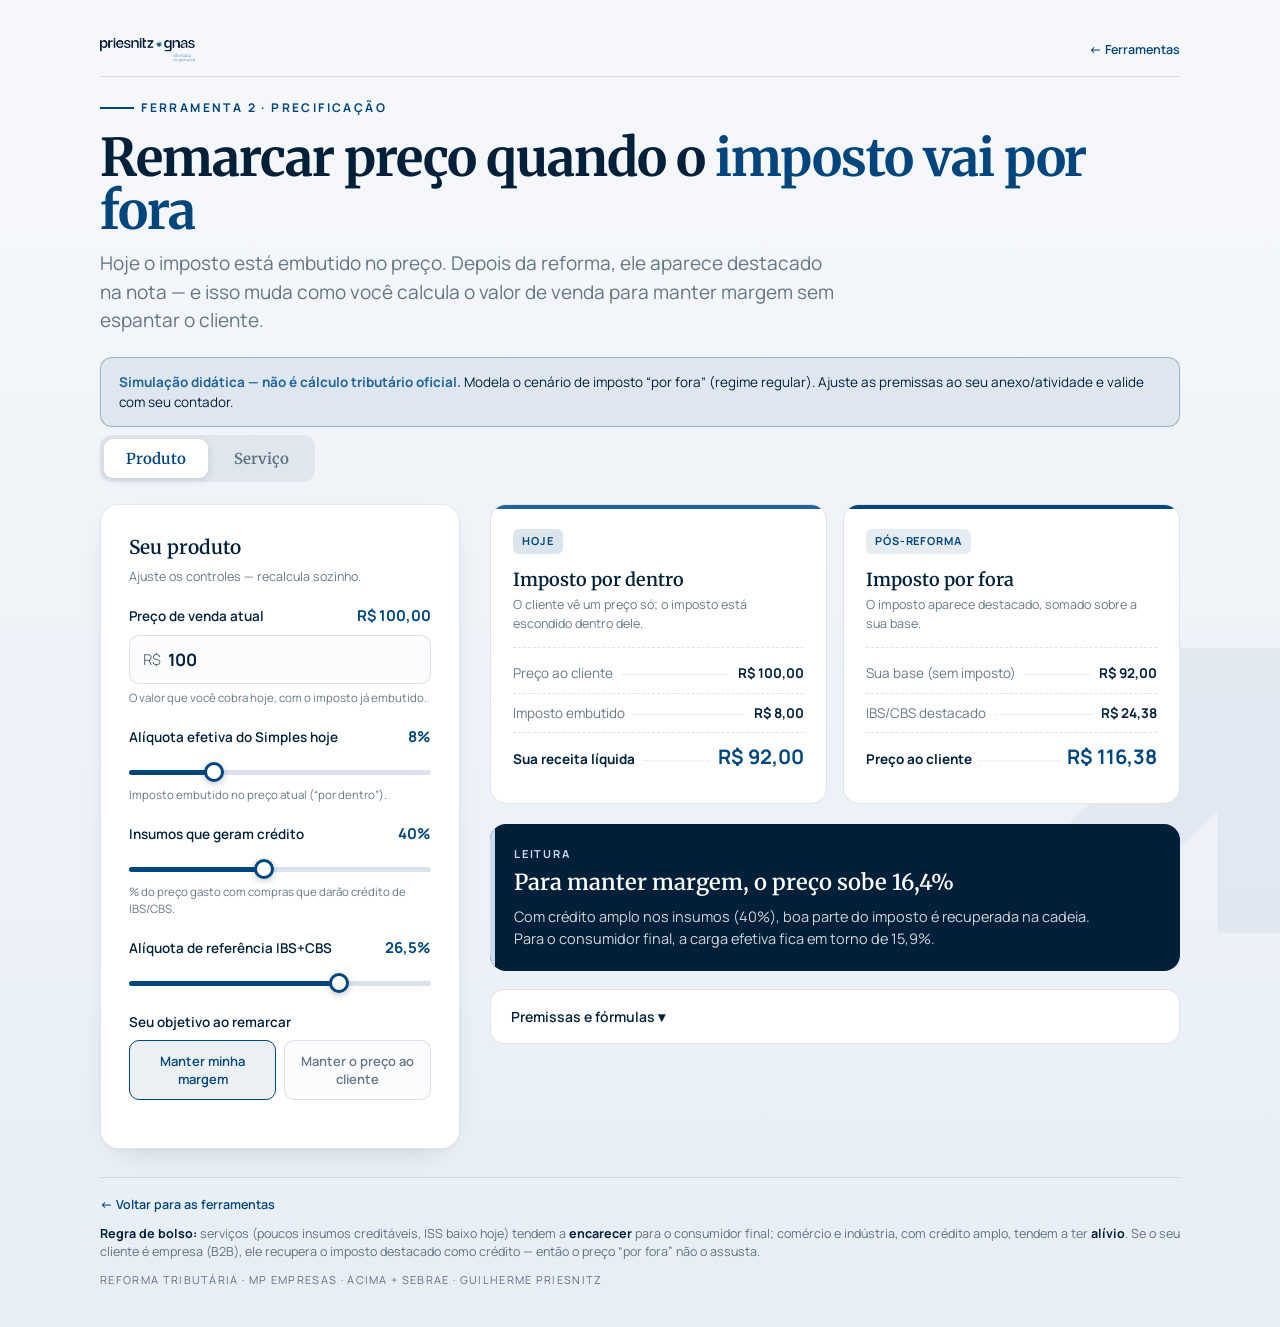
<file: precificacao.html>
<!DOCTYPE html>
<html lang="pt-BR">
<head>
<meta charset="UTF-8"><meta name="viewport" content="width=device-width, initial-scale=1.0">
<title>Precificação na Reforma — Produtos e Serviços</title>
<meta name="robots" content="noindex, nofollow">
<link rel="preconnect" href="https://fonts.googleapis.com"><link rel="preconnect" href="https://fonts.gstatic.com" crossorigin>
<link href="https://fonts.googleapis.com/css2?family=Manrope:wght@400;500;600;700&family=Merriweather:ital,wght@0,300;0,400;0,700;1,300&display=swap" rel="stylesheet">
<style>
  :root{--ink:#002039;--paper:#F6F8FB;--blue:#00467D;--blue-brand:#002039;--green:#4C81B2;--green-deep:#1F659C;--red:#002039;--lime:#CCDAED;--gold:#1F659C;
    --line:rgba(0,32,57,.12);--mut:rgba(0,32,57,.6);--display:'Merriweather',Georgia,serif;--body:'Manrope',sans-serif;--mono:'Manrope',sans-serif}
  *{margin:0;padding:0;box-sizing:border-box}
  body{font-family:var(--body);background:linear-gradient(180deg,#F6F8FB,#E7EEF6);color:var(--ink);min-height:100vh;padding:clamp(16px,3vw,44px);line-height:1.5;-webkit-font-smoothing:antialiased}
  body::after{content:'';position:fixed;width:300px;height:300px;right:-40px;bottom:-40px;background:url("[data-uri]") no-repeat center/contain;opacity:.05;pointer-events:none;z-index:0}
  .wrap{max-width:1080px;margin:0 auto;position:relative;z-index:1}
  .eyebrow{font-family:var(--mono);font-size:12px;letter-spacing:.2em;text-transform:uppercase;font-weight:700;color:var(--blue);display:flex;align-items:center;gap:.6em;margin-bottom:14px}
  .eyebrow::before{content:"";width:34px;height:2px;background:currentColor}
  h1{font-family:var(--display);font-weight:700;font-size:clamp(28px,4.6vw,52px);line-height:1.02;letter-spacing:-.02em}
  h1 .hl{color:var(--blue)}
  .sub{color:var(--mut);font-size:clamp(15px,1.8vw,19px);margin-top:12px;max-width:62ch}
  .disc{background:rgba(0,70,125,.08);border:1px solid rgba(0,70,125,.35);border-radius:12px;padding:14px 18px;margin:22px 0 8px;font-size:13.5px;color:#002039}
  .disc b{color:var(--gold)}
  .toggle{display:inline-flex;background:#e0e6ee;border-radius:12px;padding:4px;gap:4px;margin-bottom:22px}
  .toggle button{border:none;background:transparent;font-family:var(--display);font-weight:600;font-size:15px;padding:10px 22px;border-radius:9px;cursor:pointer;color:var(--mut)}
  .toggle button.on{background:#fff;color:var(--blue);box-shadow:0 2px 8px rgba(0,32,57,.12)}
  .grid{display:grid;grid-template-columns:360px 1fr;gap:clamp(18px,2.5vw,30px);align-items:start}
  @media (max-width:860px){.grid{grid-template-columns:1fr}}
  .panel{background:#fff;border:1px solid var(--line);border-radius:18px;padding:clamp(18px,2.4vw,28px);box-shadow:0 1px 3px rgba(0,32,57,.04),0 12px 30px -18px rgba(0,32,57,.22)}
  .panel h2{font-family:var(--display);font-weight:600;font-size:19px;margin-bottom:6px}
  .panel .ph-note{font-size:12.5px;color:var(--mut);margin-bottom:18px}
  .field{margin-bottom:20px}
  .field label{display:flex;justify-content:space-between;align-items:baseline;font-size:13.5px;font-weight:600;margin-bottom:8px}
  .field label .v{font-family:var(--mono);font-weight:700;color:var(--blue);font-size:15px}
  .field .hint{font-size:11.5px;color:var(--mut);font-weight:400;margin-top:5px;display:block}
  input[type=range]{-webkit-appearance:none;appearance:none;width:100%;height:5px;border-radius:5px;background:linear-gradient(90deg,var(--blue) var(--pct,50%),#dbe2ec var(--pct,50%));outline:none}
  input[type=range]::-webkit-slider-thumb{-webkit-appearance:none;width:20px;height:20px;border-radius:50%;background:#fff;border:3px solid var(--blue);cursor:pointer;box-shadow:0 2px 6px rgba(0,32,57,.25)}
  input[type=range]::-moz-range-thumb{width:20px;height:20px;border-radius:50%;background:#fff;border:3px solid var(--blue);cursor:pointer}
  .money{position:relative}
  .money span{position:absolute;left:14px;top:50%;transform:translateY(-50%);font-family:var(--mono);color:var(--mut);font-size:15px}
  .money input{width:100%;padding:12px 14px 12px 38px;font-family:var(--mono);font-weight:700;font-size:17px;border:1px solid var(--line);border-radius:10px;color:var(--ink);background:#fbfcfe}
  .money input:focus{outline:2px solid var(--blue);border-color:transparent}
  .radios{display:flex;gap:8px;margin-top:6px}
  .radios button{flex:1;border:1px solid var(--line);background:#fbfcfe;border-radius:10px;padding:11px;font-family:var(--body);font-weight:600;font-size:13px;cursor:pointer;color:var(--mut)}
  .radios button.on{border-color:var(--blue);color:var(--blue);background:rgba(0,70,125,.08)}
  .results{display:grid;grid-template-columns:1fr 1fr;gap:16px}
  @media (max-width:520px){.results{grid-template-columns:1fr}}
  .rcard{border-radius:16px;padding:22px;position:relative;overflow:hidden;border:1px solid var(--line);background:#fff}
  .rcard .top{position:absolute;top:0;left:0;width:100%;height:4px}
  .rcard.hoje .top{background:var(--gold)} .rcard.novo .top{background:var(--blue)}
  .rcard .tag{font-family:var(--mono);font-size:11px;font-weight:700;letter-spacing:.08em;text-transform:uppercase;padding:4px 9px;border-radius:6px;display:inline-block}
  .rcard.hoje .tag{background:rgba(0,70,125,.14);color:#00467D} .rcard.novo .tag{background:rgba(0,70,125,.1);color:var(--blue)}
  .rcard h3{font-family:var(--display);font-weight:600;font-size:18px;margin:12px 0 3px}
  .rcard .desc{font-size:12.5px;color:var(--mut);min-height:34px}
  .ledger{margin-top:14px;border-top:1px dashed var(--line);padding-top:6px}
  .ledger .row{display:flex;align-items:baseline;gap:8px;padding:9px 0;border-bottom:1px dashed var(--line);font-size:13.5px}
  .ledger .row .nm{color:var(--mut)} .ledger .row .dots{flex:1;border-bottom:1px dotted var(--line);transform:translateY(-3px)}
  .ledger .row .amt{font-family:var(--mono);font-weight:700}
  .ledger .row.total{border-bottom:none;font-weight:700} .ledger .row.total .nm{color:var(--ink)} .ledger .row.total .amt{font-size:20px}
  .hoje .total .amt{color:#00467D} .novo .total .amt{color:var(--blue)}
  .verdict{margin-top:20px;border-radius:16px;padding:22px 24px;background:var(--ink);color:#fff;position:relative;overflow:hidden}
  .verdict::before{content:"";position:absolute;top:0;left:0;width:5px;height:100%;background:var(--lime)}
  .verdict .vlabel{font-family:var(--mono);font-size:11px;letter-spacing:.16em;text-transform:uppercase;color:var(--lime);font-weight:700}
  .verdict .vtitle{font-family:var(--display);font-weight:600;font-size:22px;margin:8px 0 10px;line-height:1.15}
  .verdict p{font-size:14.5px;color:rgba(255,255,255,.82);max-width:64ch}
  details.prem{margin-top:18px;background:#fff;border:1px solid var(--line);border-radius:14px;overflow:hidden}
  details.prem summary{cursor:pointer;padding:16px 20px;font-weight:600;font-size:14px;list-style:none;display:flex;justify-content:space-between}
  details.prem summary::-webkit-details-marker{display:none}
  details.prem .body{padding:0 20px 20px;border-top:1px solid var(--line)}
  .formula{font-family:var(--mono);font-size:12px;background:#002039;color:#CCDAED;padding:14px 16px;border-radius:10px;margin-top:16px;line-height:1.7;overflow-x:auto}
  .formula .c-blue{color:#A1BCDA}.formula .c-gold{color:#CCDAED}
  footer{margin-top:28px;font-size:12.5px;color:var(--mut);border-top:1px solid var(--line);padding-top:18px}
  footer b{color:var(--ink)}
  .brandline{font-family:var(--mono);font-size:11px;letter-spacing:.12em;text-transform:uppercase;color:var(--mut);margin-top:10px}

  .tnav{display:flex;align-items:center;justify-content:space-between;margin-bottom:22px;padding-bottom:14px;border-bottom:1px solid var(--line)}
  .tnav img{height:24px;display:block}
  .tnav a{font-family:var(--body);font-size:12.5px;color:var(--blue);text-decoration:none;font-weight:600}
  .tnav a:hover{text-decoration:underline}
</style>
</head>
<body>
<div class="wrap">
<div class="tnav"><a href="reforma-tributaria.html"><img src="assets/logo-navy.png" alt="Priesnitz & Gnas"></a><a href="reforma-tributaria.html#ferramentas">← Ferramentas</a></div>
  <div class="eyebrow">Ferramenta 2 · Precificação</div>
  <h1>Remarcar preço quando o <span class="hl">imposto vai por fora</span></h1>
  <p class="sub">Hoje o imposto está embutido no preço. Depois da reforma, ele aparece destacado na nota — e isso muda como você calcula o valor de venda para manter margem sem espantar o cliente.</p>

  <div class="disc"><b>Simulação didática — não é cálculo tributário oficial.</b> Modela o cenário de imposto “por fora” (regime regular). Ajuste as premissas ao seu anexo/atividade e valide com seu contador.</div>

  <div class="toggle"><button id="tb-prod" class="on">Produto</button><button id="tb-serv">Serviço</button></div>

  <div class="grid">
    <div class="panel">
      <h2 id="ph-title">Seu produto</h2>
      <div class="ph-note">Ajuste os controles — recalcula sozinho.</div>
      <div class="field"><label>Preço de venda atual <span class="v" id="v-preco">R$ 100</span></label>
        <div class="money"><span>R$</span><input type="text" id="preco" inputmode="numeric" value="100"></div>
        <span class="hint">O valor que você cobra hoje, com o imposto já embutido.</span></div>
      <div class="field"><label>Alíquota efetiva do Simples hoje <span class="v" id="v-simples">8,0%</span></label>
        <input type="range" id="simples" min="4" max="19" step="0.5" value="8">
        <span class="hint">Imposto embutido no preço atual (“por dentro”).</span></div>
      <div class="field"><label>Insumos que geram crédito <span class="v" id="v-cred">40%</span></label>
        <input type="range" id="cred" min="0" max="90" step="5" value="40">
        <span class="hint">% do preço gasto com compras que darão crédito de IBS/CBS.</span></div>
      <div class="field"><label>Alíquota de referência IBS+CBS <span class="v" id="v-ref">26,5%</span></label>
        <input type="range" id="ref" min="18" max="30" step="0.5" value="26.5"></div>
      <div class="field"><label style="margin-bottom:8px">Seu objetivo ao remarcar</label>
        <div class="radios"><button id="obj-marg" class="on">Manter minha margem</button><button id="obj-preco">Manter o preço ao cliente</button></div></div>
    </div>

    <div>
      <div class="results">
        <div class="rcard hoje"><div class="top"></div><span class="tag">Hoje</span>
          <h3>Imposto por dentro</h3><div class="desc">O cliente vê um preço só; o imposto está escondido dentro dele.</div>
          <div class="ledger">
            <div class="row"><span class="nm">Preço ao cliente</span><span class="dots"></span><span class="amt" id="h-preco">—</span></div>
            <div class="row"><span class="nm">Imposto embutido</span><span class="dots"></span><span class="amt" id="h-imp">—</span></div>
            <div class="row total"><span class="nm">Sua receita líquida</span><span class="dots"></span><span class="amt" id="h-liq">—</span></div>
          </div></div>
        <div class="rcard novo"><div class="top"></div><span class="tag">Pós-reforma</span>
          <h3>Imposto por fora</h3><div class="desc">O imposto aparece destacado, somado sobre a sua base.</div>
          <div class="ledger">
            <div class="row"><span class="nm">Sua base (sem imposto)</span><span class="dots"></span><span class="amt" id="n-base">—</span></div>
            <div class="row"><span class="nm">IBS/CBS destacado</span><span class="dots"></span><span class="amt" id="n-imp">—</span></div>
            <div class="row total"><span class="nm">Preço ao cliente</span><span class="dots"></span><span class="amt" id="n-preco">—</span></div>
          </div></div>
      </div>
      <div class="verdict"><div class="vlabel">Leitura</div><div class="vtitle" id="v-title">—</div><p id="v-text">—</p></div>
      <details class="prem"><summary>Premissas e fórmulas ▾</summary><div class="body">
        <p style="font-size:13px;color:var(--mut);margin-top:14px">Modelo de IVA: no regime regular, o imposto é neutro para a empresa (repasse). A sua margem = base sem imposto. Créditos de insumos aliviam o custo efetivo quando o cliente é consumidor final.</p>
        <div class="formula">
          <span class="c-gold"># Hoje</span><br>líquido = preço × (1 − alíq_simples)<br><br>
          <span class="c-blue"># Pós-reforma (por fora)</span><br>
          <span style="opacity:.7">— objetivo “manter margem”:</span><br>base = líquido_hoje  ·  preço_cliente = base × (1 + <span class="c-blue">alíq_ref</span>)<br>
          <span style="opacity:.7">— objetivo “manter preço”:</span><br>preço_cliente = preço_hoje  ·  base = preço ÷ (1 + <span class="c-blue">alíq_ref</span>)
        </div>
      </div></details>
    </div>
  </div>

  <footer>
  <p style="margin:0 0 10px"><a href="reforma-tributaria.html#ferramentas" style="color:var(--blue);font-weight:600;text-decoration:none;font-size:12.5px">← Voltar para as ferramentas</a></p>
  <b>Regra de bolso:</b> serviços (poucos insumos creditáveis, ISS baixo hoje) tendem a <b>encarecer</b> para o consumidor final; comércio e indústria, com crédito amplo, tendem a ter <b>alívio</b>. Se o seu cliente é empresa (B2B), ele recupera o imposto destacado como crédito — então o preço “por fora” não o assusta.
  <div class="brandline">Reforma Tributária · MP Empresas · ACIMA + Sebrae · Guilherme Priesnitz</div></footer>
</div>
<script>
(function(){
  var brl=new Intl.NumberFormat('pt-BR',{style:'currency',currency:'BRL',minimumFractionDigits:2,maximumFractionDigits:2});
  var pct=function(n){return n.toLocaleString('pt-BR',{maximumFractionDigits:1})+'%'};
  var $=function(id){return document.getElementById(id)};
  var tipo='prod', objetivo='marg';
  var precoEl=$('preco');
  function parseP(){var n=parseFloat(precoEl.value.replace(/\./g,'').replace(',','.').replace(/[^\d.]/g,''));return isNaN(n)?0:n}
  function setTrack(id){var el=$(id),mn=+el.min,mx=+el.max,v=+el.value;el.style.setProperty('--pct',((v-mn)/(mx-mn)*100)+'%')}
  ['simples','cred','ref'].forEach(function(id){setTrack(id);$(id).addEventListener('input',function(){setTrack(id);calc()})});
  precoEl.addEventListener('input',calc);

  $('tb-prod').onclick=function(){tipo='prod';this.classList.add('on');$('tb-serv').classList.remove('on');$('ph-title').textContent='Seu produto';$('cred').value=40;setTrack('cred');calc()};
  $('tb-serv').onclick=function(){tipo='serv';this.classList.add('on');$('tb-prod').classList.remove('on');$('ph-title').textContent='Seu serviço';$('cred').value=10;setTrack('cred');calc()};
  $('obj-marg').onclick=function(){objetivo='marg';this.classList.add('on');$('obj-preco').classList.remove('on');calc()};
  $('obj-preco').onclick=function(){objetivo='preco';this.classList.add('on');$('obj-marg').classList.remove('on');calc()};

  function calc(){
    var preco=parseP(), s=(+$('simples').value)/100, c=(+$('cred').value)/100, ref=(+$('ref').value)/100;
    $('v-preco').textContent=brl.format(preco);$('v-simples').textContent=pct(+$('simples').value);$('v-cred').textContent=Math.round(+$('cred').value)+'%';$('v-ref').textContent=pct(+$('ref').value);
    var impHoje=preco*s, liqHoje=preco-impHoje;
    var base,precoNovo,impNovo;
    if(objetivo==='marg'){ base=liqHoje; impNovo=base*ref; precoNovo=base+impNovo; }
    else { precoNovo=preco; base=preco/(1+ref); impNovo=precoNovo-base; }
    $('h-preco').textContent=brl.format(preco);$('h-imp').textContent=brl.format(impHoje);$('h-liq').textContent=brl.format(liqHoje);
    $('n-base').textContent=brl.format(base);$('n-imp').textContent=brl.format(impNovo);$('n-preco').textContent=brl.format(precoNovo);
    var title,text;
    var custoEfetivo=ref*(1-c); // carga líquida ao consumidor final considerando créditos
    if(objetivo==='marg'){
      var dif=precoNovo-preco, difp=preco>0?(dif/preco*100):0;
      title = dif>0.005 ? 'Para manter margem, o preço sobe '+pct(difp) : (dif<-0.005?'Dá para baixar o preço em '+pct(-difp)+' mantendo a margem':'Preço praticamente igual');
      text = (tipo==='serv'
        ? 'Serviços têm poucos insumos creditáveis, então a base tributável é quase todo o preço — a tendência é o valor final ao consumidor subir. Se seu cliente é empresa, ele credita o imposto e o impacto some.'
        : 'Com crédito amplo nos insumos ('+Math.round(c*100)+'%), boa parte do imposto é recuperada na cadeia. Para o consumidor final, a carga efetiva fica em torno de '+pct(custoEfetivo*100)+'.');
    } else {
      var difMarg=base-liqHoje, difMp=liqHoje>0?(difMarg/liqHoje*100):0;
      title = difMarg<-0.005 ? 'Mantendo o preço, sua margem cai '+pct(-difMp) : (difMarg>0.005?'Mantendo o preço, sua margem sobe '+pct(difMp):'Margem praticamente igual');
      text = 'Segurar o preço ao cliente joga a diferença para a sua margem. '+(tipo==='serv'?'Em serviços isso costuma doer mais.':'Em produtos, o crédito de insumos ameniza.')+' Avalie repassar parte ao preço.';
    }
    $('v-title').textContent=title;$('v-text').textContent=text;
  }
  calc();
})();
</script>
</body>
</html>
</file>
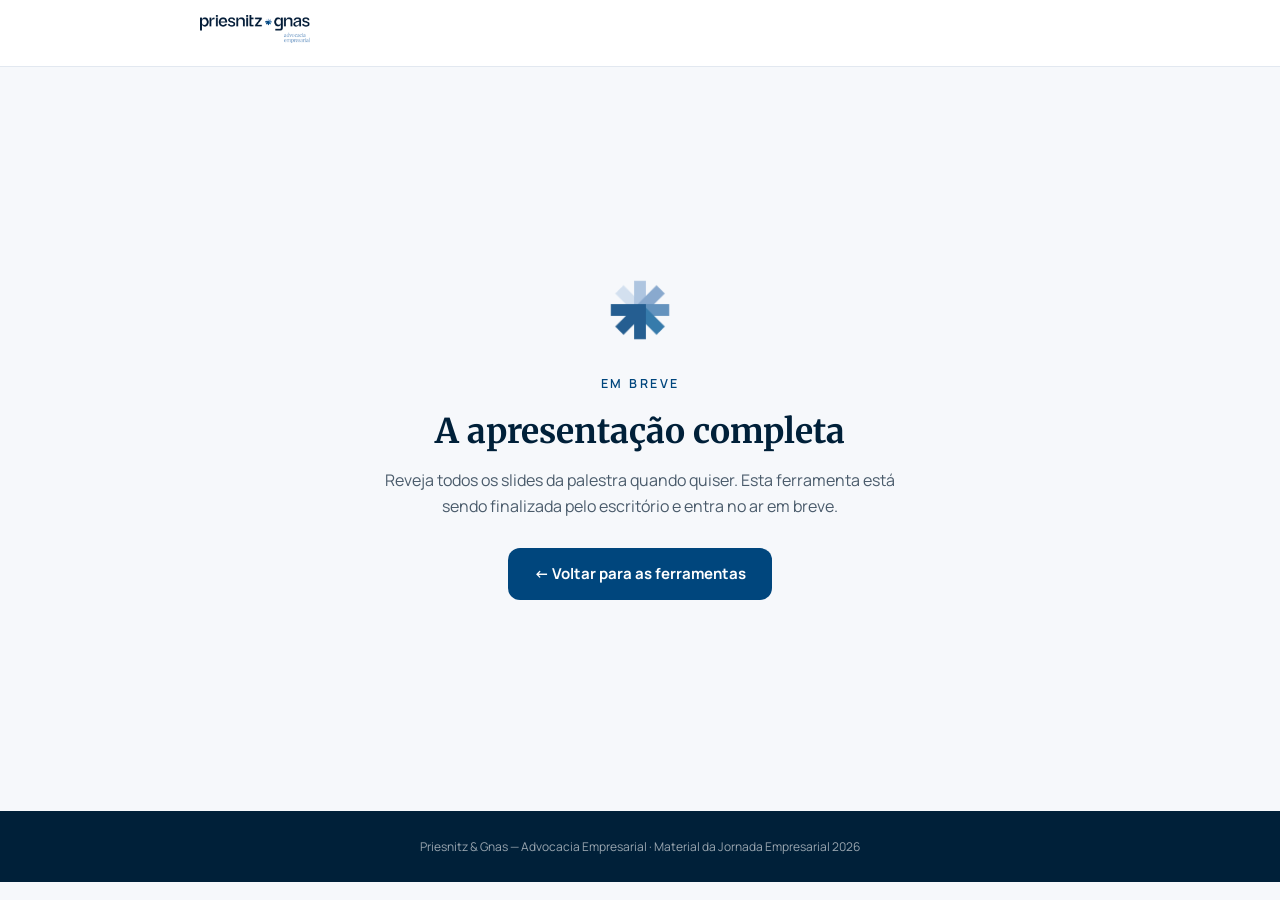
<file: reforma-tributaria-parte1.html>
<!DOCTYPE html>
<html lang="pt-BR">
<head>
<meta charset="UTF-8"><meta name="viewport" content="width=device-width, initial-scale=1.0">
<title>A apresentação completa | Priesnitz &amp; Gnas</title>
<meta name="description" content="Reveja todos os slides da palestra quando quiser.">
<meta name="robots" content="noindex, nofollow">
<link rel="icon" type="image/png" href="assets/favicon.png">
<link rel="preconnect" href="https://fonts.googleapis.com"><link rel="preconnect" href="https://fonts.gstatic.com" crossorigin>
<link href="https://fonts.googleapis.com/css2?family=Merriweather:ital,wght@0,400;0,700;1,400&family=Manrope:wght@400;500;600;700&display=swap" rel="stylesheet">
<style>
  :root{--ink:#002039;--navy-2:#00467D;--sky-3:#CCDAED;--text-soft:#4a5b6b;--bg:#F6F8FB;--line:#e2e8f0;
    --serif:'Merriweather',Georgia,serif;--sans:'Manrope',sans-serif}
  *{margin:0;padding:0;box-sizing:border-box}
  body{font-family:var(--sans);color:var(--ink);background:var(--bg);line-height:1.6;-webkit-font-smoothing:antialiased}
  a{color:inherit}
  header{background:#fff;border-bottom:1px solid var(--line)}
  header .wrap{max-width:960px;margin:0 auto;padding:0 clamp(18px,4vw,40px);display:flex;align-items:center;height:66px}
  header img{height:28px}
  .stage{min-height:calc(100vh - 66px - 90px);display:flex;align-items:center;justify-content:center;text-align:center;padding:60px 24px}
  .stage-inner{max-width:520px}
  .stage img{width:64px;margin:0 auto 24px;opacity:.85}
  .kicker{font-size:12.5px;letter-spacing:.2em;text-transform:uppercase;color:var(--navy-2);font-weight:600;margin-bottom:16px}
  h1{font-family:var(--serif);font-weight:700;font-size:clamp(24px,3.6vw,34px);line-height:1.25;margin-bottom:16px}
  p{color:var(--text-soft);font-size:16px;margin-bottom:28px}
  .btn{display:inline-block;background:var(--navy-2);color:#fff;font-weight:700;font-size:15px;padding:14px 26px;border-radius:12px;text-decoration:none;transition:background .2s,transform .15s}
  .btn:hover{background:var(--ink);transform:translateY(-2px)}
  footer{background:var(--ink);color:rgba(255,255,255,.6);font-size:12px;text-align:center;padding:26px 0}
</style>
</head>
<body>
<header><div class="wrap"><a href="reforma-tributaria.html"><img src="assets/logo-navy.png" alt="Priesnitz &amp; Gnas"></a></div></header>

<div class="stage"><div class="stage-inner">
  <img src="assets/icon.png" alt="">
  <div class="kicker">Em breve</div>
  <h1>A apresentação completa</h1>
  <p>Reveja todos os slides da palestra quando quiser. Esta ferramenta está sendo finalizada pelo escritório e entra no ar em breve.</p>
  <a class="btn" href="reforma-tributaria.html#ferramentas">← Voltar para as ferramentas</a>
</div></div>

<footer>Priesnitz &amp; Gnas — Advocacia Empresarial · Material da Jornada Empresarial 2026</footer>
</body>
</html>
</file>
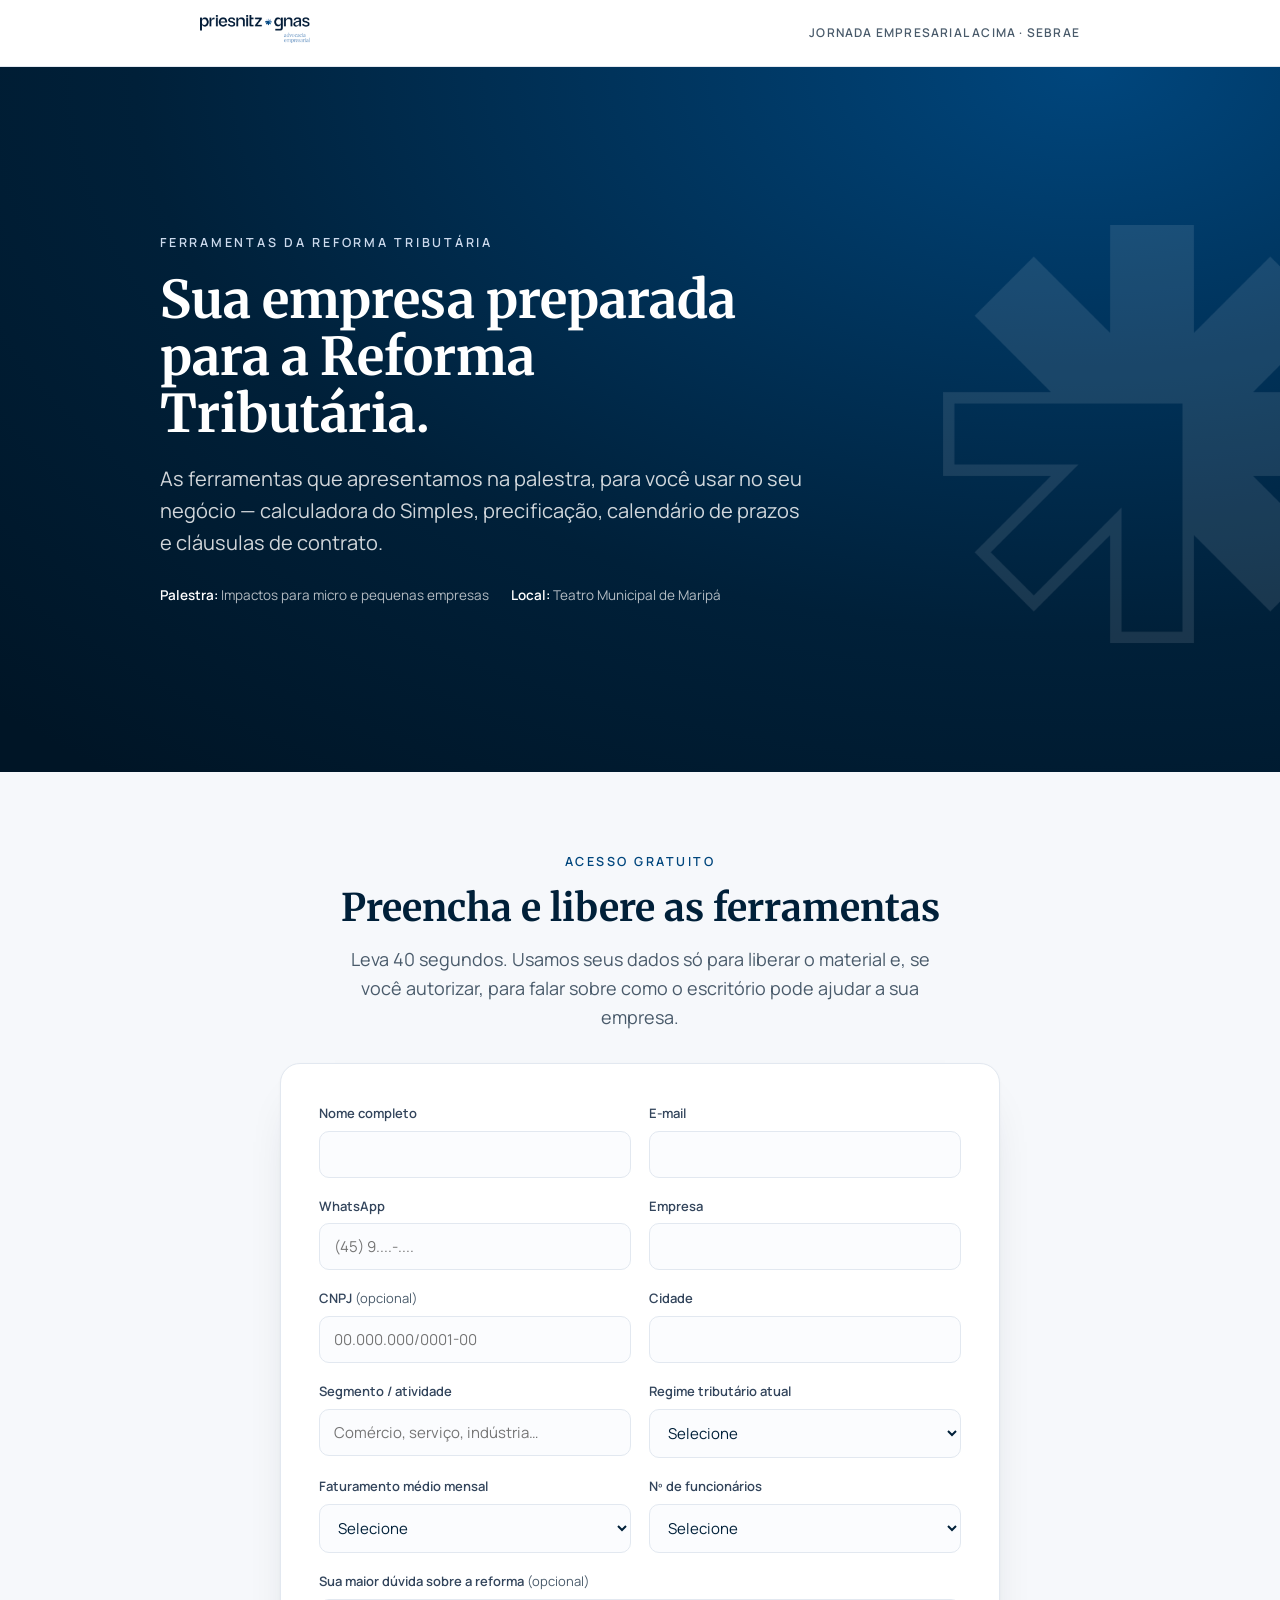
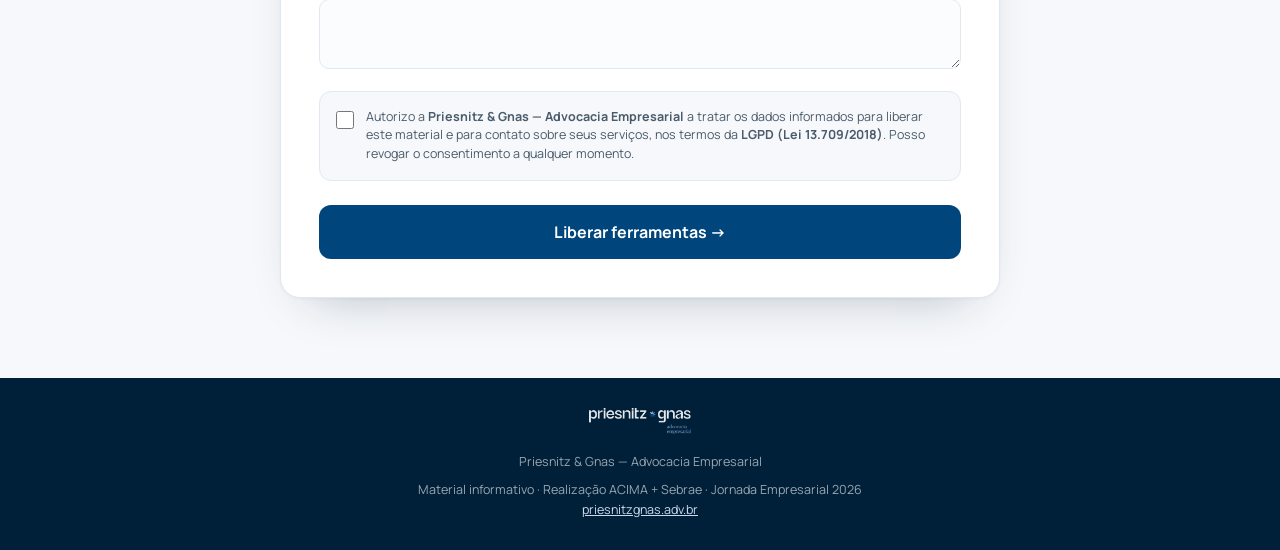
<file: reforma-tributaria.html>
<!DOCTYPE html>
<html lang="pt-BR">
<head>
<meta charset="UTF-8"><meta name="viewport" content="width=device-width, initial-scale=1.0">
<title>Reforma Tributária — Ferramentas | Priesnitz &amp; Gnas × ACIMA/Sebrae</title>
<meta name="description" content="Ferramentas práticas da Reforma Tributária para micro e pequenas empresas — calculadora, precificação, calendário e cláusulas.">
<meta name="robots" content="noindex, nofollow">
<link rel="icon" type="image/png" href="assets/favicon.png">
<link rel="preconnect" href="https://fonts.googleapis.com"><link rel="preconnect" href="https://fonts.gstatic.com" crossorigin>
<link href="https://fonts.googleapis.com/css2?family=Merriweather:ital,wght@0,400;0,700;1,400&family=Manrope:wght@400;500;600;700&display=swap" rel="stylesheet">
<style>
  :root{--ink:#002039;--navy-2:#00467D;--blue:#1F659C;--blue-2:#4C81B2;--sky:#759CC5;--sky-2:#A1BCDA;--sky-3:#CCDAED;--bg:#F6F8FB;--text-soft:#4a5b6b;
    --serif:'Merriweather',Georgia,serif;--sans:'Manrope',sans-serif;--line:#e2e8f0}
  *{margin:0;padding:0;box-sizing:border-box}
  html{scroll-behavior:smooth}
  body{font-family:var(--sans);color:var(--ink);background:var(--bg);line-height:1.6;-webkit-font-smoothing:antialiased}
  a{color:inherit}
  .wrap{max-width:960px;margin:0 auto;padding:0 clamp(18px,4vw,40px)}
  header{background:#fff;border-bottom:1px solid var(--line)}
  header .bar{display:flex;align-items:center;justify-content:space-between;height:66px}
  header img{height:28px}
  header .part{font-size:12px;color:var(--text-soft);letter-spacing:.1em;text-transform:uppercase;font-weight:600}
  .hero{background:radial-gradient(120% 130% at 85% 0%,var(--navy-2),var(--ink) 62%,#001526);color:#fff;position:relative;overflow:hidden}
  .hero::after{content:"";position:absolute;right:-8%;top:52%;transform:translateY(-50%);width:min(56vw,460px);height:min(56vw,460px);background:url("assets/icon-white.png") no-repeat center/contain;opacity:.1}
  .hero .wrap{padding:clamp(48px,8vw,86px) 0;position:relative;z-index:2}
  .hero .eyebrow{font-size:12.5px;letter-spacing:.22em;text-transform:uppercase;color:var(--sky-3);font-weight:600;margin-bottom:18px}
  .hero h1{font-family:var(--serif);font-weight:700;font-size:clamp(28px,4.8vw,52px);line-height:1.1;max-width:18ch}
  .hero p{color:rgba(255,255,255,.82);font-size:clamp(15px,1.8vw,20px);max-width:54ch;margin-top:20px}
  .hero .meta{display:flex;gap:22px;flex-wrap:wrap;margin-top:26px;font-size:13.5px;color:rgba(255,255,255,.7)}
  .hero .meta b{color:#fff;font-weight:600}

  section{padding:clamp(44px,7vw,80px) 0}
  .kicker{font-size:12.5px;letter-spacing:.2em;text-transform:uppercase;color:var(--navy-2);font-weight:600;margin-bottom:14px}
  h2.title{font-family:var(--serif);font-weight:700;font-size:clamp(24px,3.4vw,38px);line-height:1.18}
  .lead{color:var(--text-soft);font-size:clamp(15px,1.6vw,18px);max-width:56ch;margin-top:14px}

  /* form */
  .card{background:#fff;border:1px solid var(--line);border-radius:20px;padding:clamp(22px,3vw,40px);box-shadow:0 1px 3px rgba(0,32,57,.04),0 24px 50px -30px rgba(0,32,57,.3);max-width:720px;margin:32px auto 0}
  .frm{display:grid;grid-template-columns:1fr 1fr;gap:18px}
  @media(max-width:600px){.frm{grid-template-columns:1fr}}
  .fld{display:flex;flex-direction:column;gap:7px}
  .fld.full{grid-column:1/-1}
  .fld label{font-size:13px;font-weight:600;color:#33455c}
  .fld label .opt{color:var(--text-soft);font-weight:400}
  .fld input,.fld select,.fld textarea{font-family:var(--sans);font-size:15px;padding:12px 14px;border:1px solid var(--line);border-radius:10px;background:#fbfcfe;color:var(--ink);width:100%}
  .fld input:focus,.fld select:focus,.fld textarea:focus{outline:2px solid var(--navy-2);border-color:transparent}
  .fld textarea{resize:vertical;min-height:70px}
  .consent{grid-column:1/-1;display:flex;gap:12px;align-items:flex-start;background:var(--bg);border:1px solid var(--line);border-radius:12px;padding:16px;margin-top:4px}
  .consent input{margin-top:3px;width:18px;height:18px;flex-shrink:0}
  .consent label{font-size:12.5px;color:var(--text-soft);line-height:1.5}
  .consent a{color:var(--navy-2);text-decoration:underline}
  .submit{grid-column:1/-1;margin-top:6px}
  .submit button{width:100%;background:var(--navy-2);color:#fff;border:none;border-radius:12px;padding:16px;font-family:var(--sans);font-weight:700;font-size:16px;cursor:pointer;transition:background .2s,transform .15s}
  .submit button:hover{background:var(--ink);transform:translateY(-2px)}
  .submit button:disabled{opacity:.5;cursor:not-allowed;transform:none}
  .err{color:var(--ink);font-weight:700;font-size:12.5px;grid-column:1/-1;display:none}

  /* tools (gated) */
  #tools{display:none}
  #tools.show{display:block;animation:fade .5s ease}
  @keyframes fade{from{opacity:0;transform:translateY(10px)}to{opacity:1;transform:none}}
  .unlocked{background:rgba(0,70,125,.08);border:1px solid rgba(0,70,125,.35);color:var(--navy-2);border-radius:12px;padding:14px 18px;font-size:14px;font-weight:600;max-width:720px;margin:0 auto 26px;text-align:center}
  .tgrid{display:grid;grid-template-columns:repeat(2,1fr);gap:18px;max-width:820px;margin:0 auto}
  @media(max-width:600px){.tgrid{grid-template-columns:1fr}}
  .tool{background:#fff;border:1px solid var(--line);border-radius:16px;padding:26px;display:flex;flex-direction:column;gap:10px;transition:transform .18s,box-shadow .18s}
  .tool:hover{transform:translateY(-4px);box-shadow:0 18px 40px -24px rgba(0,32,57,.4)}
  .tool .ic{width:44px;height:44px;border-radius:11px;display:grid;place-items:center;color:#fff;font-family:var(--serif);font-weight:700;font-size:18px}
  .tool h3{font-family:var(--serif);font-size:20px;font-weight:700}
  .tool p{color:var(--text-soft);font-size:14px;flex:1}
  .tool .go{font-weight:600;color:var(--navy-2);font-size:14px}
  .tool.deck{grid-column:1/-1;background:var(--ink);color:#fff}
  .tool.deck p{color:rgba(255,255,255,.75)}.tool.deck .go{color:var(--sky-3)}

  footer{background:var(--ink);color:rgba(255,255,255,.6);font-size:12.5px;text-align:center;padding:30px 0}
  footer img{height:26px;margin-bottom:12px;opacity:.9}
  footer .brand{display:block;margin-bottom:8px}
  footer a.back{color:var(--sky-3);text-decoration:underline}
</style>
</head>
<body>
<header><div class="wrap bar">
  <a href="https://priesnitzgnas.adv.br/"><img src="assets/logo-navy.png" alt="Priesnitz &amp; Gnas"></a>
  <span class="part">Jornada Empresarial ACIMA · Sebrae</span>
</div></header>

<section class="hero"><div class="wrap">
  <div class="eyebrow">Ferramentas da Reforma Tributária</div>
  <h1>Sua empresa preparada para a Reforma Tributária.</h1>
  <p>As ferramentas que apresentamos na palestra, para você usar no seu negócio — calculadora do Simples, precificação, calendário de prazos e cláusulas de contrato.</p>
  <div class="meta"><span><b>Palestra:</b> Impactos para micro e pequenas empresas</span><span><b>Local:</b> Teatro Municipal de Maripá</span></div>
</div></section>

<section id="acesso"><div class="wrap">
  <div style="text-align:center;max-width:640px;margin:0 auto">
    <div class="kicker">Acesso gratuito</div>
    <h2 class="title">Preencha e libere as ferramentas</h2>
    <p class="lead" style="margin-left:auto;margin-right:auto">Leva 40 segundos. Usamos seus dados só para liberar o material e, se você autorizar, para falar sobre como o escritório pode ajudar a sua empresa.</p>
  </div>

  <div class="card">
    <form id="leadform" class="frm" novalidate action="https://script.google.com/macros/s/AKfycbz3Be2Kl44Crplxuzsr7Fwg2ifkEmxWZ-AxfzFPh2_72XsEekVUtRShDi9ehV-kwaVR/exec" method="POST" target="hidden_iframe">
      <div class="fld"><label>Nome completo</label><input name="nome" required></div>
      <div class="fld"><label>E-mail</label><input name="email" type="email" required></div>
      <div class="fld"><label>WhatsApp</label><input name="whatsapp" inputmode="tel" required placeholder="(45) 9....-...."></div>
      <div class="fld"><label>Empresa</label><input name="empresa"></div>
      <div class="fld"><label>CNPJ <span class="opt">(opcional)</span></label><input name="cnpj" inputmode="numeric" placeholder="00.000.000/0001-00"></div>
      <div class="fld"><label>Cidade</label><input name="cidade"></div>
      <div class="fld"><label>Segmento / atividade</label><input name="segmento" placeholder="Comércio, serviço, indústria…"></div>
      <div class="fld"><label>Regime tributário atual</label>
        <select name="regime"><option value="">Selecione</option><option>MEI</option><option>Simples Nacional</option><option>Lucro Presumido</option><option>Lucro Real</option><option>Não sei</option></select></div>
      <div class="fld"><label>Faturamento médio mensal</label>
        <select name="faturamento"><option value="">Selecione</option><option>Até R$ 6,75 mil (MEI)</option><option>R$ 6,75 mil – R$ 30 mil</option><option>R$ 30 mil – R$ 100 mil</option><option>R$ 100 mil – R$ 400 mil</option><option>Acima de R$ 400 mil</option></select></div>
      <div class="fld"><label>Nº de funcionários</label>
        <select name="funcionarios"><option value="">Selecione</option><option>Nenhum</option><option>1 a 5</option><option>6 a 20</option><option>21 a 50</option><option>Mais de 50</option></select></div>
      <div class="fld full"><label>Sua maior dúvida sobre a reforma <span class="opt">(opcional)</span></label><textarea name="duvida"></textarea></div>

      <div class="consent">
        <input type="checkbox" id="lgpd" name="consentimento" required>
        <label for="lgpd">Autorizo a <b>Priesnitz &amp; Gnas — Advocacia Empresarial</b> a tratar os dados informados para liberar este material e para contato sobre seus serviços, nos termos da <b>LGPD (Lei 13.709/2018)</b>. Posso revogar o consentimento a qualquer momento.</label>
      </div>
      <div class="err" id="err">⚠ Preencha os campos obrigatórios e marque o consentimento.</div>
      <div class="submit"><button type="submit" id="btn">Liberar ferramentas →</button></div>
    </form>
    <iframe name="hidden_iframe" style="display:none" title="envio"></iframe>
  </div>
</div></section>

<section id="tools"><div class="wrap">
  <div class="unlocked">✓ Tudo liberado. As ferramentas são suas — bom proveito!</div>
  <div class="tgrid">
    <a class="tool" href="calculadora-reforma.html"><div class="ic" style="background:var(--navy-2)">1</div><h3>Calculadora do Simples</h3><p>Simule recolher IBS/CBS por dentro ou por fora e veja o crédito que você repassa.</p><span class="go">Abrir →</span></a>
    <a class="tool" href="precificacao.html"><div class="ic" style="background:var(--blue)">2</div><h3>Precificação</h3><p>Remarque produtos e serviços com o imposto “por fora”, sem perder margem.</p><span class="go">Abrir →</span></a>
    <a class="tool" href="calendario.html"><div class="ic" style="background:var(--blue-2)">3</div><h3>Calendário de prazos</h3><p>O que fazer em cada data — a começar pela janela de setembro/2026.</p><span class="go">Abrir →</span></a>
    <a class="tool" href="clausulas.html"><div class="ic" style="background:var(--sky)">4</div><h3>Cláusulas de contrato</h3><p>Modelos para repassar a carga tributária com segurança jurídica.</p><span class="go">Abrir →</span></a>
    <a class="tool deck" href="reforma-tributaria-parte1.html"><div class="ic" style="background:var(--sky-3);color:var(--ink)">★</div><h3>A apresentação completa</h3><p>Reveja todos os slides da palestra quando quiser.</p><span class="go">Abrir →</span></a>
  </div>
</div></section>

<footer><div class="wrap">
  <img src="assets/logo-white.png" alt="Priesnitz &amp; Gnas"><span class="brand">Priesnitz &amp; Gnas — Advocacia Empresarial</span>
  Material informativo · Realização ACIMA + Sebrae · Jornada Empresarial 2026<br>
  <a class="back" href="https://priesnitzgnas.adv.br/contato.html">priesnitzgnas.adv.br</a>
</div></footer>

<script>
(function(){
  // >>> Cole aqui a URL do seu Google Apps Script implantado (ver instruções do escritório).
  var FORM_ENDPOINT = "https://script.google.com/macros/s/AKfycbz3Be2Kl44Crplxuzsr7Fwg2ifkEmxWZ-AxfzFPh2_72XsEekVUtRShDi9ehV-kwaVR/exec";

  var form=document.getElementById('leadform'), err=document.getElementById('err'), btn=document.getElementById('btn');
  if (FORM_ENDPOINT && FORM_ENDPOINT.indexOf('COLE_AQUI') === -1) {
    form.setAttribute('action', FORM_ENDPOINT);
  } else if (window.console) {
    console.warn('[reforma-tributaria] FORM_ENDPOINT ainda não configurado — os dados não serão salvos.');
  }

  function reveal(){
    document.getElementById('tools').classList.add('show');
    history.replaceState(null,'','#ferramentas');
    document.getElementById('tools').scrollIntoView({behavior:'smooth'});
  }
  if(location.hash==='#ferramentas'){reveal();}

  form.addEventListener('submit',function(e){
    var nome=form.nome.value.trim(), email=form.email.value.trim(), wpp=form.whatsapp.value.trim(), ok=form.consentimento.checked;
    if(!nome||!email||!wpp||!ok){
      e.preventDefault();
      err.style.display='block';
      return;
    }
    err.style.display='none'; btn.disabled=true; btn.textContent='Enviando…';
    // envio nativo do form para o iframe oculto (compatível com Apps Script, sem problemas de CORS)
    setTimeout(function(){ btn.textContent='Liberado ✓'; reveal(); }, 900);
  });
})();
</script>
</body>
</html>
</file>
<file: assets/site.css>
/* =========================================================
   Priesnitz Gnas | Advocacia Empresarial
   Design system — tema navy premium
   ========================================================= */

:root{
  --ink:#002039;
  --navy-2:#00467D;
  --blue:#1F659C;
  --blue-2:#4C81B2;
  --sky:#759CC5;
  --sky-2:#A1BCDA;
  --sky-3:#CCDAED;
  --bg:#F6F8FB;
  --white:#ffffff;
  --text-soft:#4a5b6b;
  --border-soft:rgba(0,32,57,.14);
  --border-soft-dark:rgba(255,255,255,.18);
  --maxw:1180px;
  --radius:14px;
  --ease:cubic-bezier(.22,.61,.36,1);
  --dur:.5s;
}

*,*::before,*::after{ box-sizing:border-box; }
html{ scroll-behavior:smooth; }
@media (prefers-reduced-motion: reduce){
  html{ scroll-behavior:auto; }
}

body{
  margin:0;
  background:var(--bg);
  color:var(--ink);
  font-family:'Manrope', system-ui, -apple-system, sans-serif;
  font-size:16px;
  line-height:1.55;
  -webkit-font-smoothing:antialiased;
  overflow-x:hidden;
}

img{ max-width:100%; display:block; }
a{ color:inherit; text-decoration:none; }
button{ font-family:inherit; cursor:pointer; }
ul{ list-style:none; margin:0; padding:0; }
p{ margin:0 0 1em; }

h1,h2,h3,.serif{
  font-family:'Merriweather', Georgia, serif;
  font-weight:400;
  margin:0;
}
h2{ font-size:clamp(1.7rem,3.2vw,2.5rem); line-height:1.2; }
h3{ font-size:1.15rem; line-height:1.35; }

.wrap{
  max-width:var(--maxw);
  margin:0 auto;
  padding:0 24px;
}
@media (max-width:640px){
  .wrap{ padding:0 18px; }
}

/* focus visibility (accessibility) */
a:focus-visible,
button:focus-visible,
[tabindex]:focus-visible{
  outline:2px solid var(--sky-3);
  outline-offset:3px;
  border-radius:4px;
}

/* =========================================================
   Site header
   ========================================================= */
.site-header{
  position:fixed; top:0; left:0; right:0; z-index:900;
  display:flex; align-items:center; justify-content:space-between;
  padding:18px 28px;
  background:linear-gradient(to bottom, rgba(0,32,57,.92), rgba(0,32,57,0));
  transition:background var(--dur) var(--ease), padding var(--dur) var(--ease);
}
.site-header.is-scrolled{
  background:var(--ink);
  padding:12px 28px;
  box-shadow:0 2px 18px rgba(0,0,0,.25);
}
.site-header__logo img{ height:26px; width:auto; }
.site-header__logo{ display:flex; align-items:center; }

.menu-trigger{
  display:flex; align-items:center; gap:10px;
  background:transparent; border:0; color:#fff;
  font-family:'Manrope',sans-serif; font-weight:600; font-size:.95rem;
  letter-spacing:.02em; padding:8px 10px;
}
.menu-trigger__box{
  width:26px; height:20px; position:relative;
}
.menu-trigger__box span{
  position:absolute; left:0; right:0; height:2px; background:#fff;
  border-radius:2px; transition:transform var(--dur) var(--ease), opacity var(--dur) var(--ease), top var(--dur) var(--ease);
}
.menu-trigger__box span:nth-child(1){ top:0; }
.menu-trigger__box span:nth-child(2){ top:9px; }
.menu-trigger__box span:nth-child(3){ top:18px; }
body.menu-open .menu-trigger__box span:nth-child(1){ top:9px; transform:rotate(45deg); }
body.menu-open .menu-trigger__box span:nth-child(2){ opacity:0; }
body.menu-open .menu-trigger__box span:nth-child(3){ top:9px; transform:rotate(-45deg); }

/* =========================================================
   Menu overlay (tela cheia)
   ========================================================= */
.menu-overlay{
  position:fixed; inset:0; z-index:950;
  background:var(--ink);
  display:flex;
  opacity:0; visibility:hidden;
  transition:opacity var(--dur) var(--ease), visibility var(--dur) var(--ease);
}
body.menu-open .menu-overlay{ opacity:1; visibility:visible; }

.menu-overlay__inner{
  width:100%; margin:0 auto; max-width:1280px;
  display:grid; grid-template-columns:1.1fr .9fr;
  align-items:center; gap:40px;
  padding:110px 48px 48px;
}
@media (max-width:900px){
  .menu-overlay__inner{ grid-template-columns:1fr; padding:100px 24px 32px; }
}

.menu-overlay__nav{ display:flex; flex-direction:column; gap:6px; }
.menu-overlay__item{
  display:flex; align-items:baseline; gap:18px;
  padding:14px 0;
  border-bottom:1px solid var(--border-soft-dark);
}
.menu-overlay__item .mi-k{
  font-family:'Manrope',sans-serif; font-size:.8rem; color:var(--sky);
  min-width:26px;
}
.menu-overlay__item a{
  font-family:'Merriweather', serif; font-weight:300;
  font-size:clamp(1.7rem,4.4vw,3rem);
  color:var(--sky-3);
  transition:color .3s var(--ease), padding-left .3s var(--ease);
}
.menu-overlay__item:hover a,
.menu-overlay__item a:focus-visible{
  color:#fff; padding-left:8px;
}
.menu-overlay__desc{
  font-family:'Manrope',sans-serif; font-size:.85rem; color:var(--sky);
  margin-top:2px; max-width:420px; display:none;
}
@media (min-width:900px){
  .menu-overlay__item{ align-items:flex-start; }
  .menu-overlay__desc{ display:block; }
}

.menu-overlay__mark-wrap{
  display:flex; align-items:center; justify-content:center;
  position:relative; min-height:280px;
}
.menu-overlay__mark{
  width:min(58vw,340px);
  transition:transform .6s var(--ease), filter .4s var(--ease);
  transform:rotate(0deg);
  filter:drop-shadow(0 0 0 rgba(117,156,197,0));
}
.menu-overlay__mark.is-lit{
  filter:drop-shadow(0 0 34px rgba(117,156,197,.55));
}
@media (prefers-reduced-motion: reduce){
  .menu-overlay__mark{ transition:filter .3s var(--ease); }
}

.menu-overlay__foot{
  position:absolute; left:0; right:0; bottom:0;
  padding:22px 48px 28px;
  display:flex; align-items:center; justify-content:space-between;
  gap:16px; flex-wrap:wrap;
}
@media (max-width:900px){ .menu-overlay__foot{ padding:16px 24px 22px; } }

.lang-switch{ display:flex; gap:6px; }
.lang-switch button{
  background:transparent; border:1px solid var(--border-soft-dark);
  color:var(--sky-2); font-size:.78rem; font-weight:700; letter-spacing:.04em;
  padding:6px 11px; border-radius:20px; transition:all .25s var(--ease);
}
.lang-switch button.is-active,
.lang-switch button:hover{
  color:var(--ink); background:var(--sky-3); border-color:var(--sky-3);
}

.menu-overlay__social{ display:flex; gap:16px; font-size:.85rem; color:var(--sky-2); }
.menu-overlay__social a:hover{ color:#fff; }

.menu-close{
  position:absolute; top:22px; right:28px;
  width:44px; height:44px; border-radius:50%;
  background:transparent; border:1px solid var(--border-soft-dark);
  color:#fff; font-size:1.3rem; line-height:1;
  display:flex; align-items:center; justify-content:center;
}
.menu-close:hover{ background:rgba(255,255,255,.08); }

/* =========================================================
   Hero (home)
   ========================================================= */
.hero{
  position:relative; min-height:94vh;
  display:flex; align-items:center;
  background:radial-gradient(circle at 78% 22%, var(--navy-2), var(--ink) 62%);
  color:#fff; overflow:hidden;
  padding:120px 0 60px;
}
.hero-bg{ position:absolute; inset:0; background:linear-gradient(160deg, rgba(0,70,125,.35), transparent 60%); }
.hero-mark{
  position:absolute; right:-8%; top:50%; transform:translateY(-50%);
  width:min(48vw,620px); opacity:.14; pointer-events:none;
}
.hero-inner{ position:relative; max-width:760px; }
.eyebrow{
  display:inline-block; font-size:.82rem; font-weight:700; letter-spacing:.08em;
  text-transform:uppercase; color:var(--sky-2); margin-bottom:18px;
}
.hero h1{
  color:#fff; font-size:clamp(2.3rem,5.4vw,3.8rem); line-height:1.14; font-weight:400;
}
.hero h1 em{ font-style:italic; color:var(--sky-3); }
.lead{ font-size:1.08rem; color:var(--sky-2); max-width:560px; margin-top:20px; }
.hero-cta{ display:flex; gap:16px; flex-wrap:wrap; margin-top:36px; }

.btn-wa{
  display:inline-flex; align-items:center; gap:10px;
  background:var(--sky-3); color:var(--ink); font-weight:700; font-size:.95rem;
  padding:14px 24px; border-radius:100px; border:0;
  transition:transform .25s var(--ease), background .25s var(--ease);
}
.btn-wa svg{ width:18px; height:18px; fill:var(--ink); }
.btn-wa:hover{ transform:translateY(-2px); background:#fff; }

.btn-ghost{
  display:inline-flex; align-items:center; gap:8px;
  color:#fff; font-weight:600; font-size:.95rem;
  padding:14px 6px; border-bottom:1px solid var(--border-soft-dark);
  transition:border-color .25s var(--ease), gap .25s var(--ease);
}
.btn-ghost:hover{ border-color:#fff; gap:14px; }

/* =========================================================
   Bands / sections
   ========================================================= */
.band{ background:var(--ink); color:#fff; padding:88px 0; }
.band-light{ background:var(--bg); color:var(--ink); }
.band-light .eyebrow{ color:var(--blue); }
@media (max-width:640px){ .band{ padding:60px 0; } }

.sec-head{ margin-bottom:44px; max-width:640px; }
.sec-head h2{ margin-top:14px; }
.band-light .sec-head h2{ color:var(--ink); }
.band .sec-head h2{ color:#fff; }

.reveal{ opacity:1; transform:none; transition:opacity .7s var(--ease), transform .7s var(--ease); }
.reveal.is-pending{ opacity:0; transform:translateY(26px); }
@media (prefers-reduced-motion: reduce){
  .reveal.is-pending{ opacity:1; transform:none; }
}

/* next-links grid (home + inner nav) */
.nextlinks{ display:grid; grid-template-columns:1fr 1fr; gap:18px; }
.nextlink{
  display:flex; align-items:center; justify-content:space-between; gap:16px;
  padding:26px 24px; border:1px solid var(--border-soft-dark); border-radius:var(--radius);
  transition:transform .3s var(--ease), border-color .3s var(--ease), background .3s var(--ease);
}
.band .nextlink{ color:#fff; }
.nextlink:hover{ transform:translateY(-3px); background:rgba(255,255,255,.04); border-color:var(--sky); }
.nl-k{ font-family:'Manrope',sans-serif; font-weight:700; font-size:.82rem; color:var(--sky); }
.nl-t{ font-family:'Merriweather',serif; font-size:1.15rem; margin-top:6px; }
.arw{ font-size:1.3rem; transition:transform .3s var(--ease); }
.nextlink:hover .arw{ transform:translateX(6px); }
@media (max-width:760px){ .nextlinks{ grid-template-columns:1fr; } }

/* split (text | card) */
.split{ display:grid; grid-template-columns:1fr 1fr; gap:56px; align-items:center; }
@media (max-width:860px){ .split{ grid-template-columns:1fr; gap:32px; } }

.card-dark{
  background:linear-gradient(155deg, var(--navy-2), var(--ink));
  border-radius:20px; padding:44px 36px;
  border:1px solid var(--border-soft-dark);
}
.band-light .card-dark{ color:#fff; }
.card-dark .di{
  width:44px; height:44px; margin-bottom:22px; border-radius:50%;
  background:url('icon.png') center/contain no-repeat;
}
.card-dark h3{ font-size:clamp(1.25rem,2.4vw,1.6rem); font-weight:400; line-height:1.4; color:#fff; }
.card-dark h3 b{ color:var(--sky-3); font-weight:700; }

/* grids of cells (método, escritório) */
.grid-3{ display:grid; grid-template-columns:repeat(3,1fr); gap:30px; }
@media (max-width:860px){ .grid-3{ grid-template-columns:1fr; } }
.cell .num{
  font-family:'Merriweather',serif; font-size:1.4rem; color:var(--blue-2);
  margin-bottom:12px;
}
.band .cell .num{ color:var(--sky); }
.cell h3{ margin-bottom:10px; }
.cell p{ color:var(--text-soft); font-size:.96rem; }
.band .cell p{ color:var(--sky-2); }

/* values */
.values{ display:grid; grid-template-columns:repeat(4,1fr); gap:26px; margin-bottom:44px; }
@media (max-width:860px){ .values{ grid-template-columns:1fr 1fr; } }
@media (max-width:520px){ .values{ grid-template-columns:1fr; } }
.vk{ font-family:'Merriweather',serif; font-size:1.1rem; color:var(--ink); margin-bottom:8px; }
.value p{ color:var(--text-soft); font-size:.94rem; }

.partners{
  display:grid; grid-template-columns:1fr 1fr; gap:36px;
  border-top:1px solid var(--border-soft); padding-top:36px;
}
@media (max-width:760px){ .partners{ grid-template-columns:1fr; } }
.partner{ display:flex; gap:20px; }
.partner-photo{
  width:88px; height:88px; border-radius:50%; flex:none;
  object-fit:cover; background:var(--sky-3);
  border:1px solid var(--border-soft);
}
.partner-photo--placeholder{
  display:flex; align-items:center; justify-content:center;
}
.partner-photo--placeholder img{ width:38%; opacity:.55; }
.pn{ font-family:'Merriweather',serif; font-size:1.08rem; color:var(--ink); }
.pr{ font-size:.85rem; color:var(--blue); margin-top:4px; font-weight:600; }
.partner-bio{ margin-top:10px; }
.partner-bio li{
  font-size:.78rem; color:var(--text-soft); line-height:1.5;
  padding-left:12px; position:relative; margin-bottom:3px;
}
.partner-bio li::before{
  content:'';position:absolute; left:0; top:.55em;
  width:4px; height:4px; border-radius:50%; background:var(--sky);
}

/* manifesto / quote */
.manifesto{ max-width:760px; }
.quote{
  font-family:'Merriweather',serif; font-style:italic; font-weight:300;
  font-size:clamp(1.4rem,3vw,2rem); color:var(--ink); margin-bottom:26px;
}
.manifesto p{ font-size:1.05rem; color:var(--text-soft); }
.hl{ color:var(--navy-2); font-weight:700; }

/* page hero (inner pages) */
.pagehero{
  background:radial-gradient(circle at 82% 10%, var(--navy-2), var(--ink) 60%);
  color:#fff; padding:150px 0 64px;
}
.crumbs{ font-size:.82rem; color:var(--sky); margin-bottom:18px; }
.crumbs a:hover{ color:#fff; }
.pagehero .lead{ margin-top:18px; max-width:640px; }

/* atuação: flagship + areas grid */
.flags{ display:grid; grid-template-columns:1fr 1fr; gap:22px; margin-bottom:40px; }
@media (max-width:760px){ .flags{ grid-template-columns:1fr; } }
.flag{
  border:1px solid var(--border-soft-dark); border-radius:var(--radius);
  padding:28px 26px;
}
.tag{
  display:inline-block; background:var(--navy-2); color:var(--sky-3);
  font-size:.72rem; font-weight:700; letter-spacing:.05em; text-transform:uppercase;
  padding:5px 12px; border-radius:100px; margin-bottom:14px;
}
.flag h3{ color:#fff; font-size:1.3rem; margin-bottom:10px; }
.flag p{ color:var(--sky-2); font-size:.95rem; }

.areas-grid{
  display:grid; grid-template-columns:repeat(4,1fr); gap:14px; margin-bottom:20px;
}
@media (max-width:760px){ .areas-grid{ grid-template-columns:1fr 1fr; } }
.area{
  display:flex; align-items:center; gap:10px;
  padding:14px 16px; border:1px solid var(--border-soft-dark); border-radius:10px;
  color:var(--sky-3); font-size:.92rem;
}
.dot{ width:7px; height:7px; border-radius:50%; background:var(--sky); flex:none; }
.note{ font-size:.86rem; color:var(--sky); font-style:italic; }

/* contact page */
.contact-grid{ display:grid; grid-template-columns:1.1fr .9fr; gap:48px; }
@media (max-width:860px){ .contact-grid{ grid-template-columns:1fr; gap:32px; } }
.contact-list li{ display:flex; gap:18px; padding:18px 0; border-bottom:1px solid var(--border-soft); }
.ci{
  width:38px; height:38px; border-radius:50%; flex:none;
  background:var(--sky-3); display:flex; align-items:center; justify-content:center;
}
.ci svg{ width:18px; height:18px; fill:none; stroke:var(--navy-2); stroke-width:1.6; }
.lbl{ font-size:.78rem; color:var(--blue); text-transform:uppercase; letter-spacing:.04em; margin-bottom:4px; }
.val{ font-size:1.02rem; color:var(--ink); }
.val a:hover{ color:var(--navy-2); text-decoration:underline; }

.contact-cta{
  background:var(--ink); color:#fff; border-radius:20px; padding:36px 32px; height:fit-content;
}
.contact-cta h3{ color:#fff; font-size:1.4rem; margin-bottom:14px; }
.contact-cta p{ color:var(--sky-2); margin-bottom:24px; }
.contact-cta .btn-wa{ width:100%; justify-content:center; }
.map-link{
  display:inline-flex; align-items:center; gap:8px; margin-top:18px;
  font-size:.88rem; color:var(--sky-2);
}
.map-link:hover{ color:#fff; }
.map-embed{
  margin-top:34px; border-radius:16px; overflow:hidden; border:1px solid var(--border-soft);
}
.map-embed iframe{ width:100%; height:320px; border:0; display:block; }

/* =========================================================
   Footer
   ========================================================= */
.site-footer{ background:var(--ink); color:var(--sky-2); padding:64px 0 28px; }
.site-footer__top{
  display:grid; grid-template-columns:1.3fr 1fr 1fr 1fr; gap:36px;
  padding-bottom:40px; border-bottom:1px solid var(--border-soft-dark);
}
@media (max-width:860px){ .site-footer__top{ grid-template-columns:1fr 1fr; } }
@media (max-width:520px){ .site-footer__top{ grid-template-columns:1fr; } }
.site-footer__logo img{ height:24px; margin-bottom:16px; }
.site-footer__desc{ font-size:.9rem; max-width:280px; line-height:1.6; }
.site-footer h4{
  font-family:'Manrope',sans-serif; font-size:.78rem; font-weight:700;
  text-transform:uppercase; letter-spacing:.05em; color:#fff; margin-bottom:16px;
}
.site-footer ul li{ margin-bottom:10px; font-size:.92rem; }
.site-footer a:hover{ color:#fff; }
.site-footer__bottom{
  display:flex; justify-content:space-between; align-items:center; flex-wrap:wrap; gap:12px;
  padding-top:24px; font-size:.8rem; color:var(--sky);
}
.site-footer__legal{ max-width:720px; font-size:.76rem; color:var(--sky); opacity:.85; margin-top:8px; }

/* =========================================================
   WhatsApp float + popup
   ========================================================= */
.wa-float{
  position:fixed; right:24px; bottom:24px; z-index:800;
  width:58px; height:58px; border-radius:50%;
  background:#1F659C; display:flex; align-items:center; justify-content:center;
  box-shadow:0 8px 24px rgba(0,32,57,.35);
  transition:transform .25s var(--ease);
  border:0;
}
.wa-float:hover{ transform:scale(1.06); }
.wa-float svg{ width:28px; height:28px; fill:#fff; }

.wa-popup{
  position:fixed; right:24px; bottom:100px; z-index:800;
  width:min(360px,calc(100vw - 40px));
  background:#fff; color:var(--ink); border-radius:18px;
  box-shadow:0 18px 48px rgba(0,32,57,.3);
  padding:24px 24px 22px;
  opacity:0; visibility:hidden; transform:translateY(12px);
  transition:opacity .35s var(--ease), transform .35s var(--ease), visibility .35s var(--ease);
}
.wa-popup.is-open{ opacity:1; visibility:visible; transform:translateY(0); }
.wa-popup__close{
  position:absolute; top:12px; right:14px; background:transparent; border:0;
  color:var(--text-soft); font-size:1.3rem; line-height:1; padding:6px;
}
.wa-popup__title{ font-weight:700; font-size:1.12rem; margin-bottom:9px; padding-right:20px; }
.wa-popup__text{ font-size:.98rem; color:var(--text-soft); margin-bottom:20px; line-height:1.5; }
.wa-popup .btn-wa{ padding:14px 20px; font-size:.95rem; width:100%; justify-content:center; }
@media (prefers-reduced-motion: reduce){
  .wa-popup{ transition:opacity .2s linear, visibility .2s linear; transform:none; }
}

/* =========================================================
   404
   ========================================================= */
.err-page{
  min-height:100vh; display:flex; align-items:center; justify-content:center;
  background:var(--ink); color:#fff; text-align:center; padding:120px 24px 60px;
}
.err-page img{ width:74px; margin:0 auto 26px; opacity:.9; }
.err-page h1{ font-size:clamp(1.8rem,4vw,2.6rem); color:#fff; margin-bottom:14px; }
.err-page p{ color:var(--sky-2); margin-bottom:30px; }

/* keyframes */
@keyframes floaty{
  0%,100%{ transform:translateY(0) rotate(0deg); }
  50%{ transform:translateY(-14px) rotate(4deg); }
}
@media (prefers-reduced-motion: reduce){
  [style*="floaty"]{ animation:none !important; }
}
</file>
